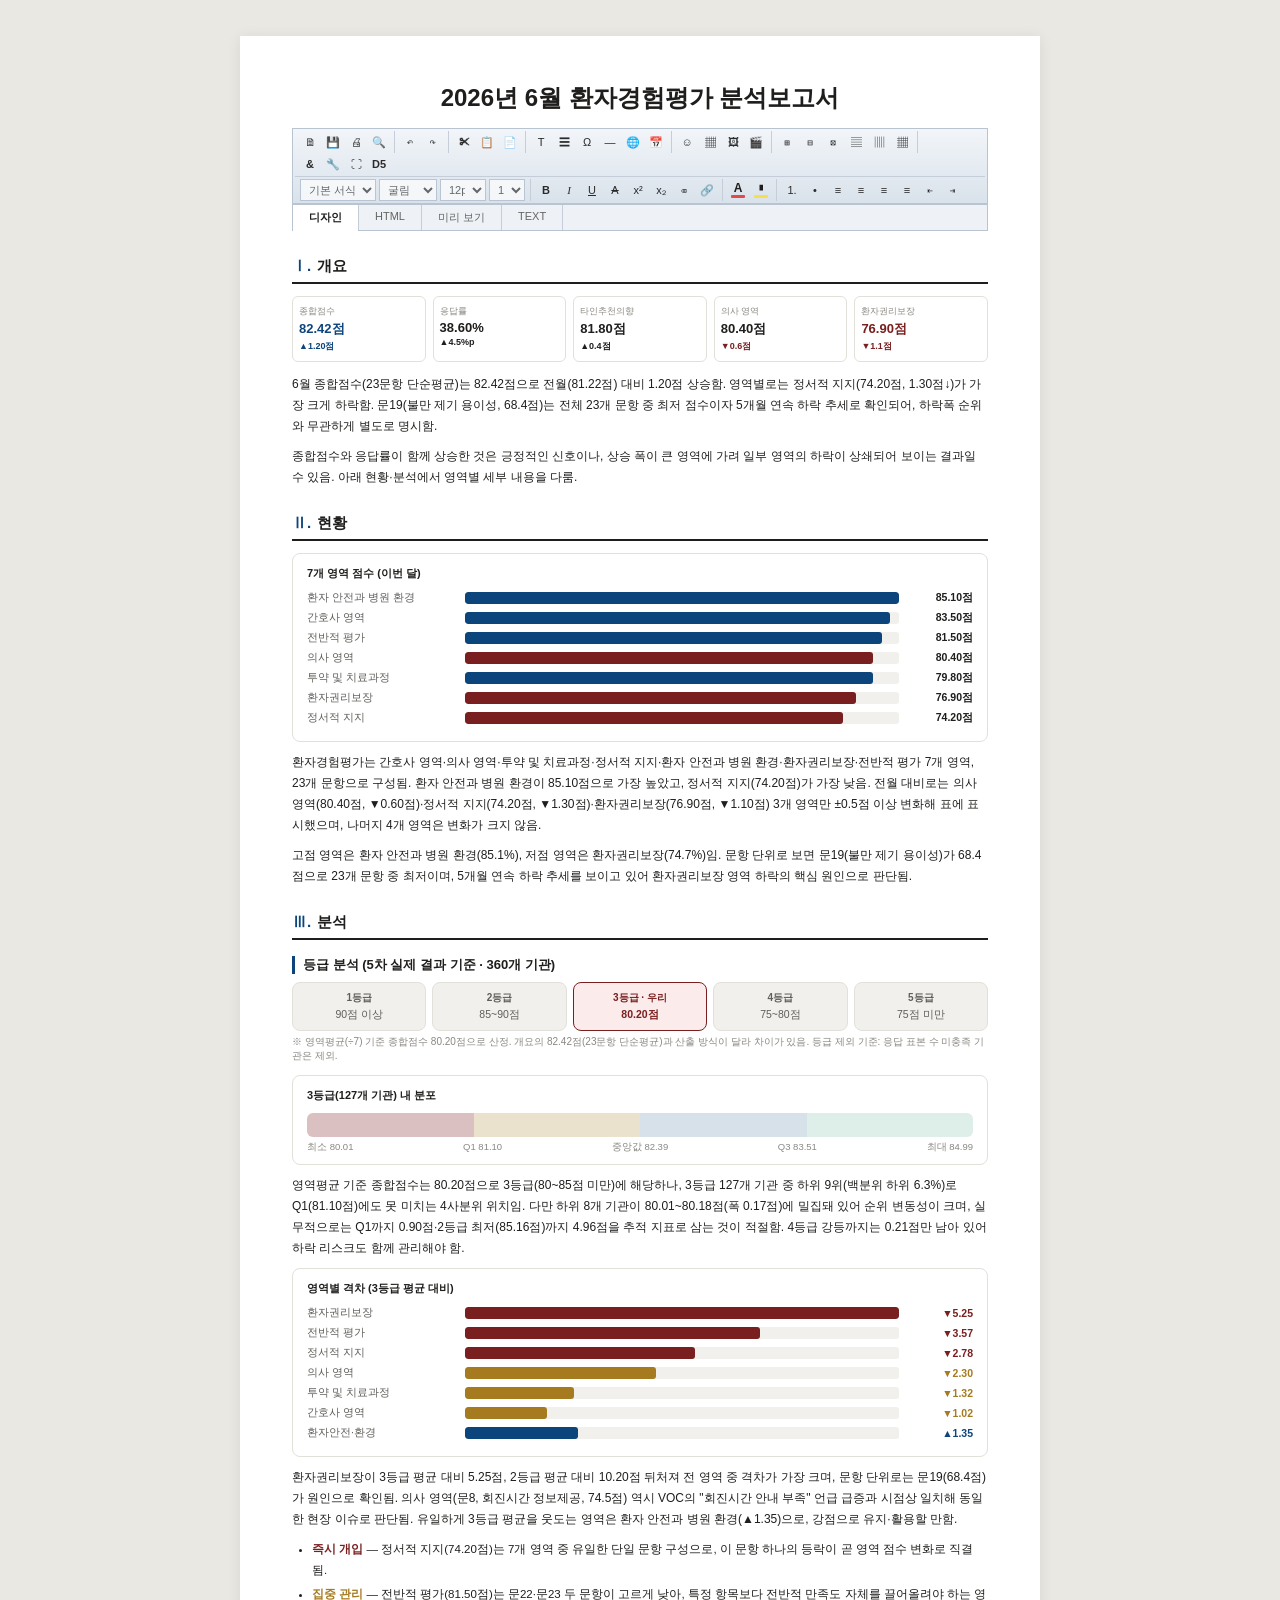
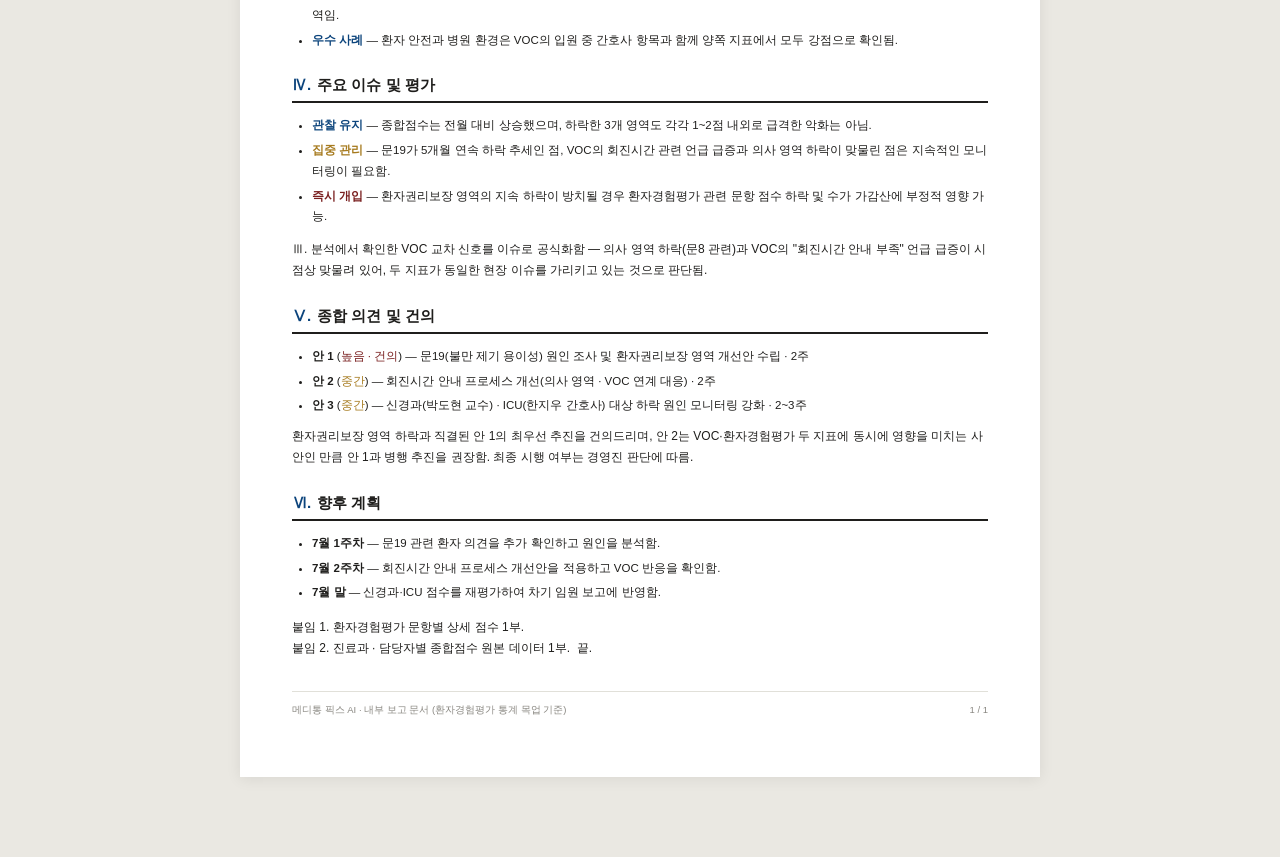
<file: px-survey-analysis-report.html>
<!DOCTYPE html>
<html lang="ko">
<head>
<meta charset="UTF-8">
<meta name="viewport" content="width=device-width, initial-scale=1.0">
<title>환자경험평가 분석보고서</title>
<style>
  :root {
    --ink: #1f1e1c; --ink-sub: #5f5e5a; --ink-muted: #898781;
    --line: #cfcdc5; --line-soft: #e1e0d9; --paper: #ffffff; --shell: #eae8e2;
    --blue: #0C447C; --blue-bg: #E6F1FB;
    --red: #791F1F; --red-bg: #FCEBEB;
    --amber: #A67A1E; --amber-bg: #FAEEDA;
    --gray-bg: #F1F0EC;
  }
  * { box-sizing: border-box; }
  html, body { min-height: 100%; }
  body { margin: 0; background: var(--shell); color: var(--ink); font-family: "Malgun Gothic","Apple SD Gothic Neo",-apple-system,sans-serif; padding: 36px 0 80px; }
  .doc { width: 800px; margin: 0 auto; background: var(--paper); box-shadow: 0 2px 14px rgba(0,0,0,.08); padding: 46px 52px 60px; }

  .approval-wrap { display: flex; justify-content: flex-end; margin-bottom: 18px; }
  .approval table { border-collapse: collapse; border: 1px solid var(--ink); }
  .approval td { border: 1px solid var(--line); text-align: center; font-size: 10.5px; color: var(--ink-sub); padding: 3px 10px; height: 20px; }
  .approval td.role { background: var(--gray-bg); font-weight: 700; color: var(--ink); }
  .approval td.sign { width: 62px; height: 42px; }

  .doc-meta { font-size: 11px; color: var(--ink-muted); margin-bottom: 6px; }
  .doc-title { font-size: 24px; font-weight: 800; margin: 0 0 14px; text-align: center; }
  .doc-info-table { width: 100%; border-collapse: collapse; margin-bottom: 26px; font-size: 12px; }
  .doc-info-table td { border-top: 1px solid var(--ink); border-bottom: 1px solid var(--ink); padding: 7px 12px; }
  .doc-info-table td.lbl { width: 90px; background: var(--gray-bg); font-weight: 700; color: var(--ink-sub); border-right: 1px solid var(--line-soft); }
  .doc-info-table td.val { border-right: 1px solid var(--line-soft); }

  .sec { margin-top: 26px; }
  .sec-title { font-size: 15px; font-weight: 800; border-bottom: 2px solid var(--ink); padding-bottom: 6px; margin-bottom: 12px; }
  .sec-title .num { color: var(--blue); margin-right: 6px; }
  .sub-title { font-size: 13px; font-weight: 800; margin: 16px 0 8px; padding-left: 8px; border-left: 3px solid var(--blue); }
  p.body { font-size: 12px; line-height: 1.75; margin: 0 0 9px; }

  .kpi-strip { display: grid; grid-template-columns: repeat(5,1fr); gap: 7px; margin-bottom: 12px; }
  .kpi-box { border: 1px solid var(--line-soft); border-radius: 6px; padding: 8px 6px; }
  .kpi-box .kl { font-size: 9px; color: var(--ink-muted); }
  .kpi-box .kv { font-size: 13px; font-weight: 800; margin-top: 2px; }
  .kpi-box .kd { font-size: 9px; font-weight: 700; margin-top: 2px; }

  .chart-block { border: 1px solid var(--line-soft); border-radius: 8px; padding: 12px 14px 10px; margin-bottom: 10px; background: var(--paper); }
  .chart-title { font-size: 11px; font-weight: 800; margin: 0 0 10px; }
  .bar-row { display: flex; align-items: center; gap: 8px; margin-bottom: 6px; }
  .bar-row .bl { width: 150px; flex-shrink: 0; font-size: 10.5px; color: var(--ink-sub); }
  .bar-track { flex: 1; background: var(--gray-bg); border-radius: 3px; height: 12px; overflow: hidden; }
  .bar-fill { height: 100%; border-radius: 3px; }
  .bar-row .bv { width: 66px; text-align: right; font-size: 10.5px; font-weight: 700; flex-shrink: 0; }

  .grade-strip { display: grid; grid-template-columns: repeat(5,1fr); gap: 6px; margin-bottom: 4px; }
  .grade-box { border-radius: 8px; padding: 8px 4px; text-align: center; border: 1px solid var(--line-soft); background: var(--gray-bg); }
  .grade-box.current { border: 1.5px solid var(--red); background: var(--red-bg); }
  .grade-box .gl { font-size: 10px; font-weight: 800; color: var(--ink-sub); }
  .grade-box.current .gl { color: var(--red); }
  .grade-box .gv { font-size: 10.5px; margin-top: 3px; color: var(--ink-sub); }
  .grade-box.current .gv { color: var(--red); font-weight: 700; }

  .quart-track { position: relative; height: 24px; border-radius: 6px; overflow: hidden; display: flex; margin-bottom: 4px; }
  .quart-track > div { flex: 1; }

  .plain-list { margin: 0 0 10px; padding-left: 20px; font-size: 11.5px; line-height: 1.8; }
  .plain-list li { margin-bottom: 4px; }

  .opt-card-row { display: flex; gap: 8px; margin-bottom: 10px; }
  .opt-card { flex: 1; border: 1px solid var(--line-soft); border-radius: 8px; padding: 9px 10px; }
  .opt-card .oc-head { display: flex; justify-content: space-between; align-items: center; margin-bottom: 4px; }
  .opt-card .oc-name { font-size: 11px; font-weight: 800; }
  .opt-card .oc-prio { font-size: 9px; font-weight: 800; padding: 2px 6px; border-radius: 999px; }
  .opt-card .oc-desc { font-size: 10.5px; color: var(--ink-sub); line-height: 1.5; }

  .tl-row { display: flex; align-items: flex-start; gap: 10px; margin-bottom: 8px; }
  .tl-dot { width: 68px; flex-shrink: 0; text-align: center; font-size: 10.5px; font-weight: 800; color: #fff; background: var(--blue); border-radius: 999px; padding: 4px 0; }
  .tl-text { font-size: 11.5px; line-height: 1.6; padding-top: 3px; }

  .cap { font-size: 10px; color: var(--ink-muted); margin: 4px 0 12px; }
  .footer-note { margin-top: 32px; padding-top: 12px; border-top: 1px solid var(--line-soft); font-size: 9.5px; color: var(--ink-muted); display: flex; justify-content: space-between; }
</style>
</head>
<body>

<div class="doc">

  <h1 class="doc-title">2026년 6월 환자경험평가 분석보고서</h1>

  <!-- Ⅰ. 개요 -->
  <div class="sec">
    <p class="sec-title"><span class="num">Ⅰ.</span>개요</p>
    <div class="kpi-strip">
      <div class="kpi-box"><div class="kl">종합점수</div><div class="kv" style="color:var(--blue)">82.42점</div><div class="kd" style="color:var(--blue)">▲1.20점</div></div>
      <div class="kpi-box"><div class="kl">응답률</div><div class="kv">38.60%</div><div class="kd">▲4.5%p</div></div>
      <div class="kpi-box"><div class="kl">타인추천의향</div><div class="kv">81.80점</div><div class="kd">▲0.4점</div></div>
      <div class="kpi-box"><div class="kl">의사 영역</div><div class="kv">80.40점</div><div class="kd" style="color:var(--red)">▼0.6점</div></div>
      <div class="kpi-box"><div class="kl">환자권리보장</div><div class="kv" style="color:var(--red)">76.90점</div><div class="kd" style="color:var(--red)">▼1.1점</div></div>
    </div>
    <p class="body">6월 종합점수(23문항 단순평균)는 82.42점으로 전월(81.22점) 대비 1.20점 상승함. 영역별로는 정서적 지지(74.20점, 1.30점↓)가 가장 크게 하락함. 문19(불만 제기 용이성, 68.4점)는 전체 23개 문항 중 최저 점수이자 5개월 연속 하락 추세로 확인되어, 하락폭 순위와 무관하게 별도로 명시함.</p>
    <p class="body">종합점수와 응답률이 함께 상승한 것은 긍정적인 신호이나, 상승 폭이 큰 영역에 가려 일부 영역의 하락이 상쇄되어 보이는 결과일 수 있음. 아래 현황·분석에서 영역별 세부 내용을 다룸.</p>
  </div>

  <!-- Ⅱ. 현황 -->
  <div class="sec">
    <p class="sec-title"><span class="num">Ⅱ.</span>현황</p>

    <div class="chart-block">
      <p class="chart-title">7개 영역 점수 (이번 달)</p>
      <div class="bar-row"><span class="bl">환자 안전과 병원 환경</span><div class="bar-track"><div class="bar-fill" style="width:100%;background:var(--blue)"></div></div><span class="bv">85.10점</span></div>
      <div class="bar-row"><span class="bl">간호사 영역</span><div class="bar-track"><div class="bar-fill" style="width:98%;background:var(--blue)"></div></div><span class="bv">83.50점</span></div>
      <div class="bar-row"><span class="bl">전반적 평가</span><div class="bar-track"><div class="bar-fill" style="width:96%;background:var(--blue)"></div></div><span class="bv">81.50점</span></div>
      <div class="bar-row"><span class="bl">의사 영역</span><div class="bar-track"><div class="bar-fill" style="width:94%;background:var(--red)"></div></div><span class="bv">80.40점</span></div>
      <div class="bar-row"><span class="bl">투약 및 치료과정</span><div class="bar-track"><div class="bar-fill" style="width:94%;background:var(--blue)"></div></div><span class="bv">79.80점</span></div>
      <div class="bar-row"><span class="bl">환자권리보장</span><div class="bar-track"><div class="bar-fill" style="width:90%;background:var(--red)"></div></div><span class="bv">76.90점</span></div>
      <div class="bar-row"><span class="bl">정서적 지지</span><div class="bar-track"><div class="bar-fill" style="width:87%;background:var(--red)"></div></div><span class="bv">74.20점</span></div>
    </div>
    <p class="body">환자경험평가는 간호사 영역·의사 영역·투약 및 치료과정·정서적 지지·환자 안전과 병원 환경·환자권리보장·전반적 평가 7개 영역, 23개 문항으로 구성됨. 환자 안전과 병원 환경이 85.10점으로 가장 높았고, 정서적 지지(74.20점)가 가장 낮음. 전월 대비로는 의사 영역(80.40점, ▼0.60점)·정서적 지지(74.20점, ▼1.30점)·환자권리보장(76.90점, ▼1.10점) 3개 영역만 ±0.5점 이상 변화해 표에 표시했으며, 나머지 4개 영역은 변화가 크지 않음.</p>
    <p class="body">고점 영역은 환자 안전과 병원 환경(85.1%), 저점 영역은 환자권리보장(74.7%)임. 문항 단위로 보면 문19(불만 제기 용이성)가 68.4점으로 23개 문항 중 최저이며, 5개월 연속 하락 추세를 보이고 있어 환자권리보장 영역 하락의 핵심 원인으로 판단됨.</p>
  </div>

  <!-- Ⅲ. 분석 -->
  <div class="sec">
    <p class="sec-title"><span class="num">Ⅲ.</span>분석</p>

    <p class="sub-title">등급 분석 (5차 실제 결과 기준 · 360개 기관)</p>
    <div class="grade-strip">
      <div class="grade-box"><div class="gl">1등급</div><div class="gv">90점 이상</div></div>
      <div class="grade-box"><div class="gl">2등급</div><div class="gv">85~90점</div></div>
      <div class="grade-box current"><div class="gl">3등급 · 우리</div><div class="gv">80.20점</div></div>
      <div class="grade-box"><div class="gl">4등급</div><div class="gv">75~80점</div></div>
      <div class="grade-box"><div class="gl">5등급</div><div class="gv">75점 미만</div></div>
    </div>
    <p class="cap">※ 영역평균(÷7) 기준 종합점수 80.20점으로 산정. 개요의 82.42점(23문항 단순평균)과 산출 방식이 달라 차이가 있음. 등급 제외 기준: 응답 표본 수 미충족 기관은 제외.</p>

    <div class="chart-block">
      <p class="chart-title">3등급(127개 기관) 내 분포</p>
      <div class="quart-track">
        <div style="background:rgba(121,31,31,.28)"></div>
        <div style="background:rgba(166,122,30,.22)"></div>
        <div style="background:rgba(12,68,124,.16)"></div>
        <div style="background:rgba(52,150,120,.16)"></div>
      </div>
      <div style="display:flex;font-size:9.5px;color:var(--ink-muted);justify-content:space-between">
        <span>최소 80.01</span><span>Q1 81.10</span><span>중앙값 82.39</span><span>Q3 83.51</span><span>최대 84.99</span>
      </div>
    </div>
    <p class="body">영역평균 기준 종합점수는 80.20점으로 3등급(80~85점 미만)에 해당하나, 3등급 127개 기관 중 하위 9위(백분위 하위 6.3%)로 Q1(81.10점)에도 못 미치는 4사분위 위치임. 다만 하위 8개 기관이 80.01~80.18점(폭 0.17점)에 밀집돼 있어 순위 변동성이 크며, 실무적으로는 Q1까지 0.90점·2등급 최저(85.16점)까지 4.96점을 추적 지표로 삼는 것이 적절함. 4등급 강등까지는 0.21점만 남아 있어 하락 리스크도 함께 관리해야 함.</p>

    <div class="chart-block">
      <p class="chart-title">영역별 격차 (3등급 평균 대비)</p>
      <div class="bar-row"><span class="bl">환자권리보장</span><div class="bar-track"><div class="bar-fill" style="width:100%;background:var(--red)"></div></div><span class="bv" style="color:var(--red)">▼5.25</span></div>
      <div class="bar-row"><span class="bl">전반적 평가</span><div class="bar-track"><div class="bar-fill" style="width:68%;background:var(--red)"></div></div><span class="bv" style="color:var(--red)">▼3.57</span></div>
      <div class="bar-row"><span class="bl">정서적 지지</span><div class="bar-track"><div class="bar-fill" style="width:53%;background:var(--red)"></div></div><span class="bv" style="color:var(--red)">▼2.78</span></div>
      <div class="bar-row"><span class="bl">의사 영역</span><div class="bar-track"><div class="bar-fill" style="width:44%;background:var(--amber)"></div></div><span class="bv" style="color:var(--amber)">▼2.30</span></div>
      <div class="bar-row"><span class="bl">투약 및 치료과정</span><div class="bar-track"><div class="bar-fill" style="width:25%;background:var(--amber)"></div></div><span class="bv" style="color:var(--amber)">▼1.32</span></div>
      <div class="bar-row"><span class="bl">간호사 영역</span><div class="bar-track"><div class="bar-fill" style="width:19%;background:var(--amber)"></div></div><span class="bv" style="color:var(--amber)">▼1.02</span></div>
      <div class="bar-row"><span class="bl">환자안전·환경</span><div class="bar-track"><div class="bar-fill" style="width:26%;background:var(--blue)"></div></div><span class="bv" style="color:var(--blue)">▲1.35</span></div>
    </div>
    <p class="body">환자권리보장이 3등급 평균 대비 5.25점, 2등급 평균 대비 10.20점 뒤처져 전 영역 중 격차가 가장 크며, 문항 단위로는 문19(68.4점)가 원인으로 확인됨. 의사 영역(문8, 회진시간 정보제공, 74.5점) 역시 VOC의 "회진시간 안내 부족" 언급 급증과 시점상 일치해 동일한 현장 이슈로 판단됨. 유일하게 3등급 평균을 웃도는 영역은 환자 안전과 병원 환경(▲1.35)으로, 강점으로 유지·활용할 만함.</p>

    <ul class="plain-list">
      <li><b style="color:var(--red)">즉시 개입</b> — 정서적 지지(74.20점)는 7개 영역 중 유일한 단일 문항 구성으로, 이 문항 하나의 등락이 곧 영역 점수 변화로 직결됨.</li>
      <li><b style="color:var(--amber)">집중 관리</b> — 전반적 평가(81.50점)는 문22·문23 두 문항이 고르게 낮아, 특정 항목보다 전반적 만족도 자체를 끌어올려야 하는 영역임.</li>
      <li><b style="color:var(--blue)">우수 사례</b> — 환자 안전과 병원 환경은 VOC의 입원 중 간호사 항목과 함께 양쪽 지표에서 모두 강점으로 확인됨.</li>
    </ul>
  </div>

  <!-- Ⅳ. 주요 이슈 및 평가 -->
  <div class="sec">
    <p class="sec-title"><span class="num">Ⅳ.</span>주요 이슈 및 평가</p>

    <ul class="plain-list">
      <li><b style="color:var(--blue)">관찰 유지</b> — 종합점수는 전월 대비 상승했으며, 하락한 3개 영역도 각각 1~2점 내외로 급격한 악화는 아님.</li>
      <li><b style="color:var(--amber)">집중 관리</b> — 문19가 5개월 연속 하락 추세인 점, VOC의 회진시간 관련 언급 급증과 의사 영역 하락이 맞물린 점은 지속적인 모니터링이 필요함.</li>
      <li><b style="color:var(--red)">즉시 개입</b> — 환자권리보장 영역의 지속 하락이 방치될 경우 환자경험평가 관련 문항 점수 하락 및 수가 가감산에 부정적 영향 가능.</li>
    </ul>

    <p class="body" style="margin-top:12px">Ⅲ. 분석에서 확인한 VOC 교차 신호를 이슈로 공식화함 — 의사 영역 하락(문8 관련)과 VOC의 "회진시간 안내 부족" 언급 급증이 시점상 맞물려 있어, 두 지표가 동일한 현장 이슈를 가리키고 있는 것으로 판단됨.</p>
  </div>

  <!-- Ⅴ. 종합 의견 및 건의 -->
  <div class="sec">
    <p class="sec-title"><span class="num">Ⅴ.</span>종합 의견 및 건의</p>
    <ul class="plain-list">
      <li><b>안 1</b> (<span style="color:var(--red)">높음 · 건의</span>) — 문19(불만 제기 용이성) 원인 조사 및 환자권리보장 영역 개선안 수립 · 2주</li>
      <li><b>안 2</b> (<span style="color:var(--amber)">중간</span>) — 회진시간 안내 프로세스 개선(의사 영역 · VOC 연계 대응) · 2주</li>
      <li><b>안 3</b> (<span style="color:var(--amber)">중간</span>) — 신경과(박도현 교수) · ICU(한지우 간호사) 대상 하락 원인 모니터링 강화 · 2~3주</li>
    </ul>
    <p class="body">환자권리보장 영역 하락과 직결된 안 1의 최우선 추진을 건의드리며, 안 2는 VOC·환자경험평가 두 지표에 동시에 영향을 미치는 사안인 만큼 안 1과 병행 추진을 권장함. 최종 시행 여부는 경영진 판단에 따름.</p>
  </div>

  <!-- Ⅵ. 향후 계획 -->
  <div class="sec">
    <p class="sec-title"><span class="num">Ⅵ.</span>향후 계획</p>
    <ul class="plain-list">
      <li><b>7월 1주차</b> — 문19 관련 환자 의견을 추가 확인하고 원인을 분석함.</li>
      <li><b>7월 2주차</b> — 회진시간 안내 프로세스 개선안을 적용하고 VOC 반응을 확인함.</li>
      <li><b>7월 말</b> — 신경과·ICU 점수를 재평가하여 차기 임원 보고에 반영함.</li>
    </ul>
    <p class="body" style="margin-top:14px;margin-bottom:0">붙임 1. 환자경험평가 문항별 상세 점수 1부.<br>붙임 2. 진료과 · 담당자별 종합점수 원본 데이터 1부.&nbsp;&nbsp;끝.</p>
  </div>

  <div class="footer-note">
    <span>메디통 픽스 AI · 내부 보고 문서 (환자경험평가 통계 목업 기준)</span>
    <span>1 / 1</span>
  </div>

</div>

<script src="pix-report-stats-query.js?v=20260804-v2"></script>
<script src="pix-report-layout-edit.js?v=20260804-v2"></script>
<script>
(function enableReportTextEdit() {
  function applyReportTextEdit() {
    var root = document.querySelector(".doc");
    if (!root) return;
    var selector = [
      ".doc-title", ".doc-info-table td",
      ".sec-title", ".sub-title", "p", "li", ".headline",
      ".kl", ".kv", ".kd",
      ".cap", ".chart-title", ".bl", ".bv",
      ".gl", ".gv",
      ".flag-tag", ".flag-body", ".quote-box", ".quote-meta",
      ".oc-name", ".oc-desc", ".oc-prio", ".tl-dot", ".tl-text",
      ".footer-note span"
    ].join(",");
    Array.prototype.forEach.call(root.querySelectorAll(selector), function (el) {
      if (el.closest(".spark-wrap") || el.closest("svg") || el.closest(".bar-track") || el.closest(".quart-track")) return;
      if (el.closest(".rpt-block-toolbar") || el.closest(".rpt-sec-add-row")) return;
      if (el.getAttribute("contenteditable") === "true") return;
      el.setAttribute("contenteditable", "true");
      el.setAttribute("spellcheck", "false");
    });
  }
  window.__pixReportEnableTextEdit = applyReportTextEdit;
  if (!window.__pixReportDeferTextEdit) applyReportTextEdit();
})();
</script>

</body>
</html>
</file>
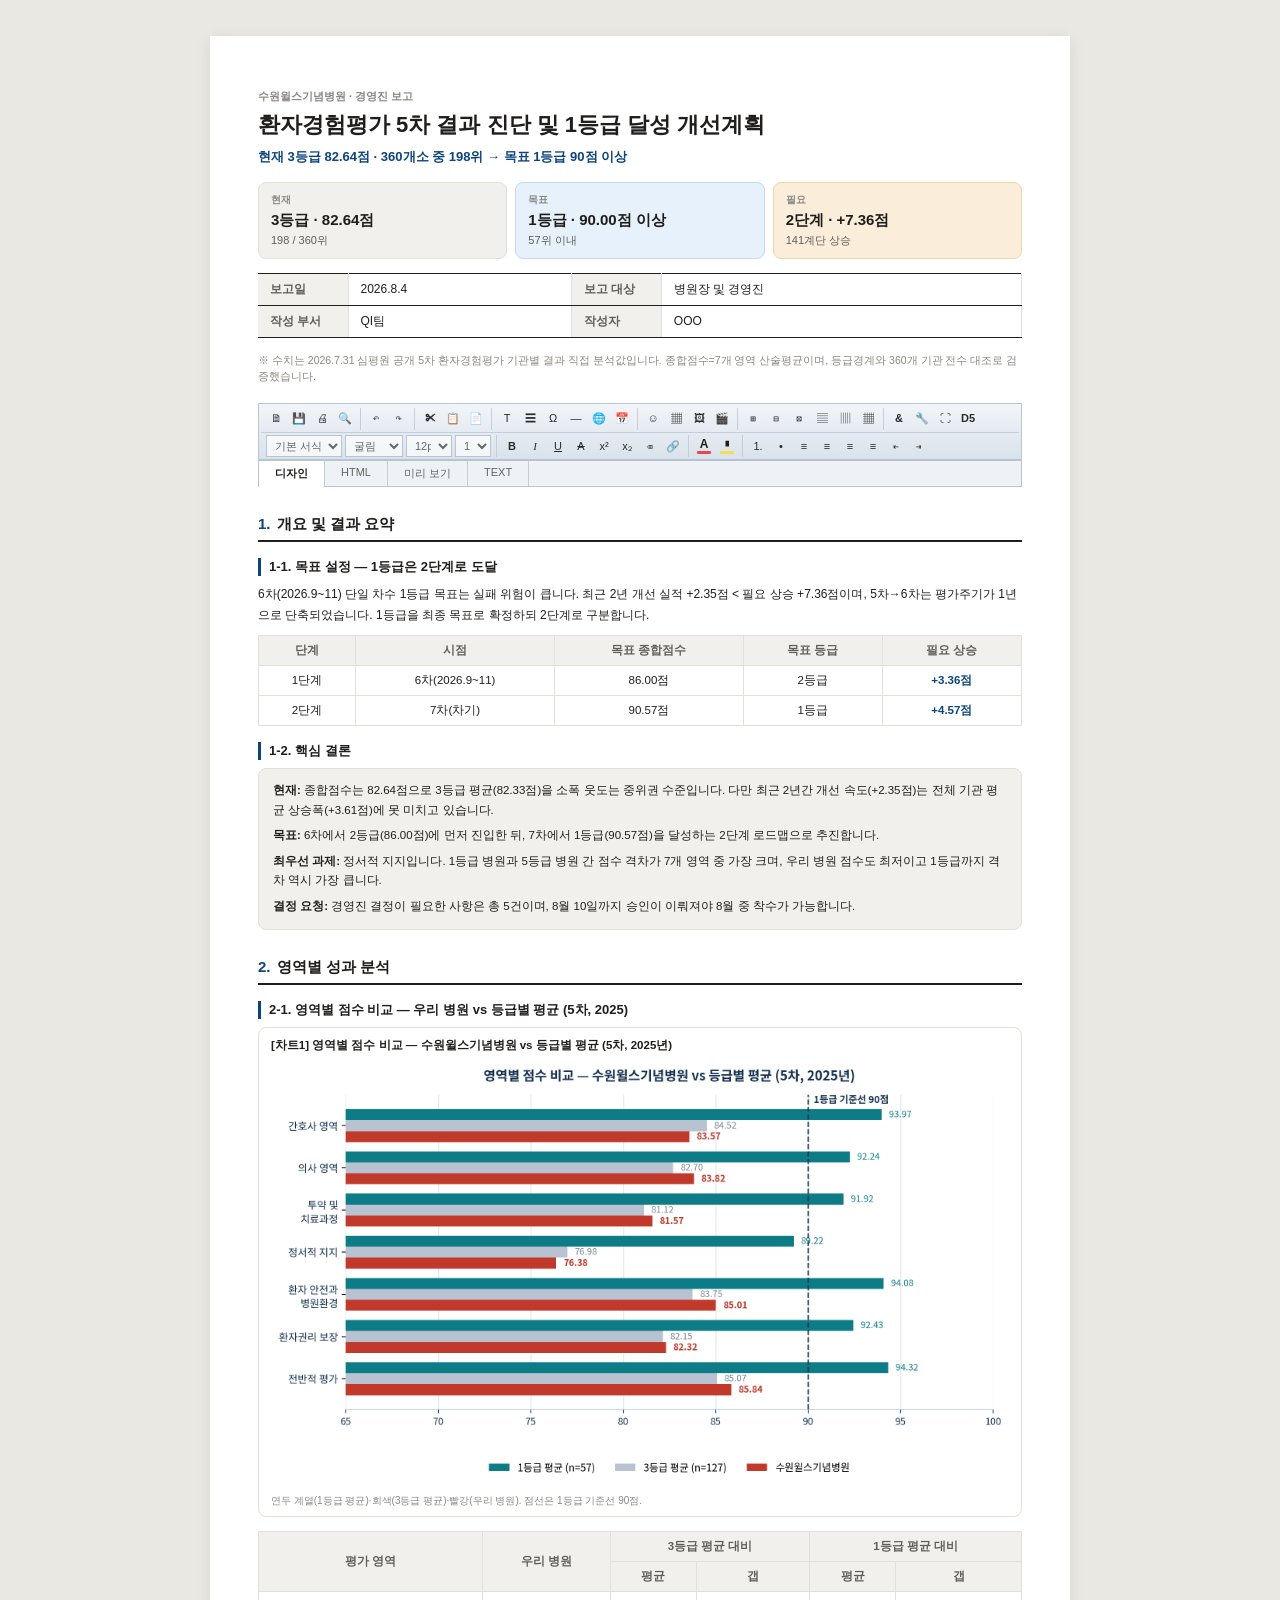
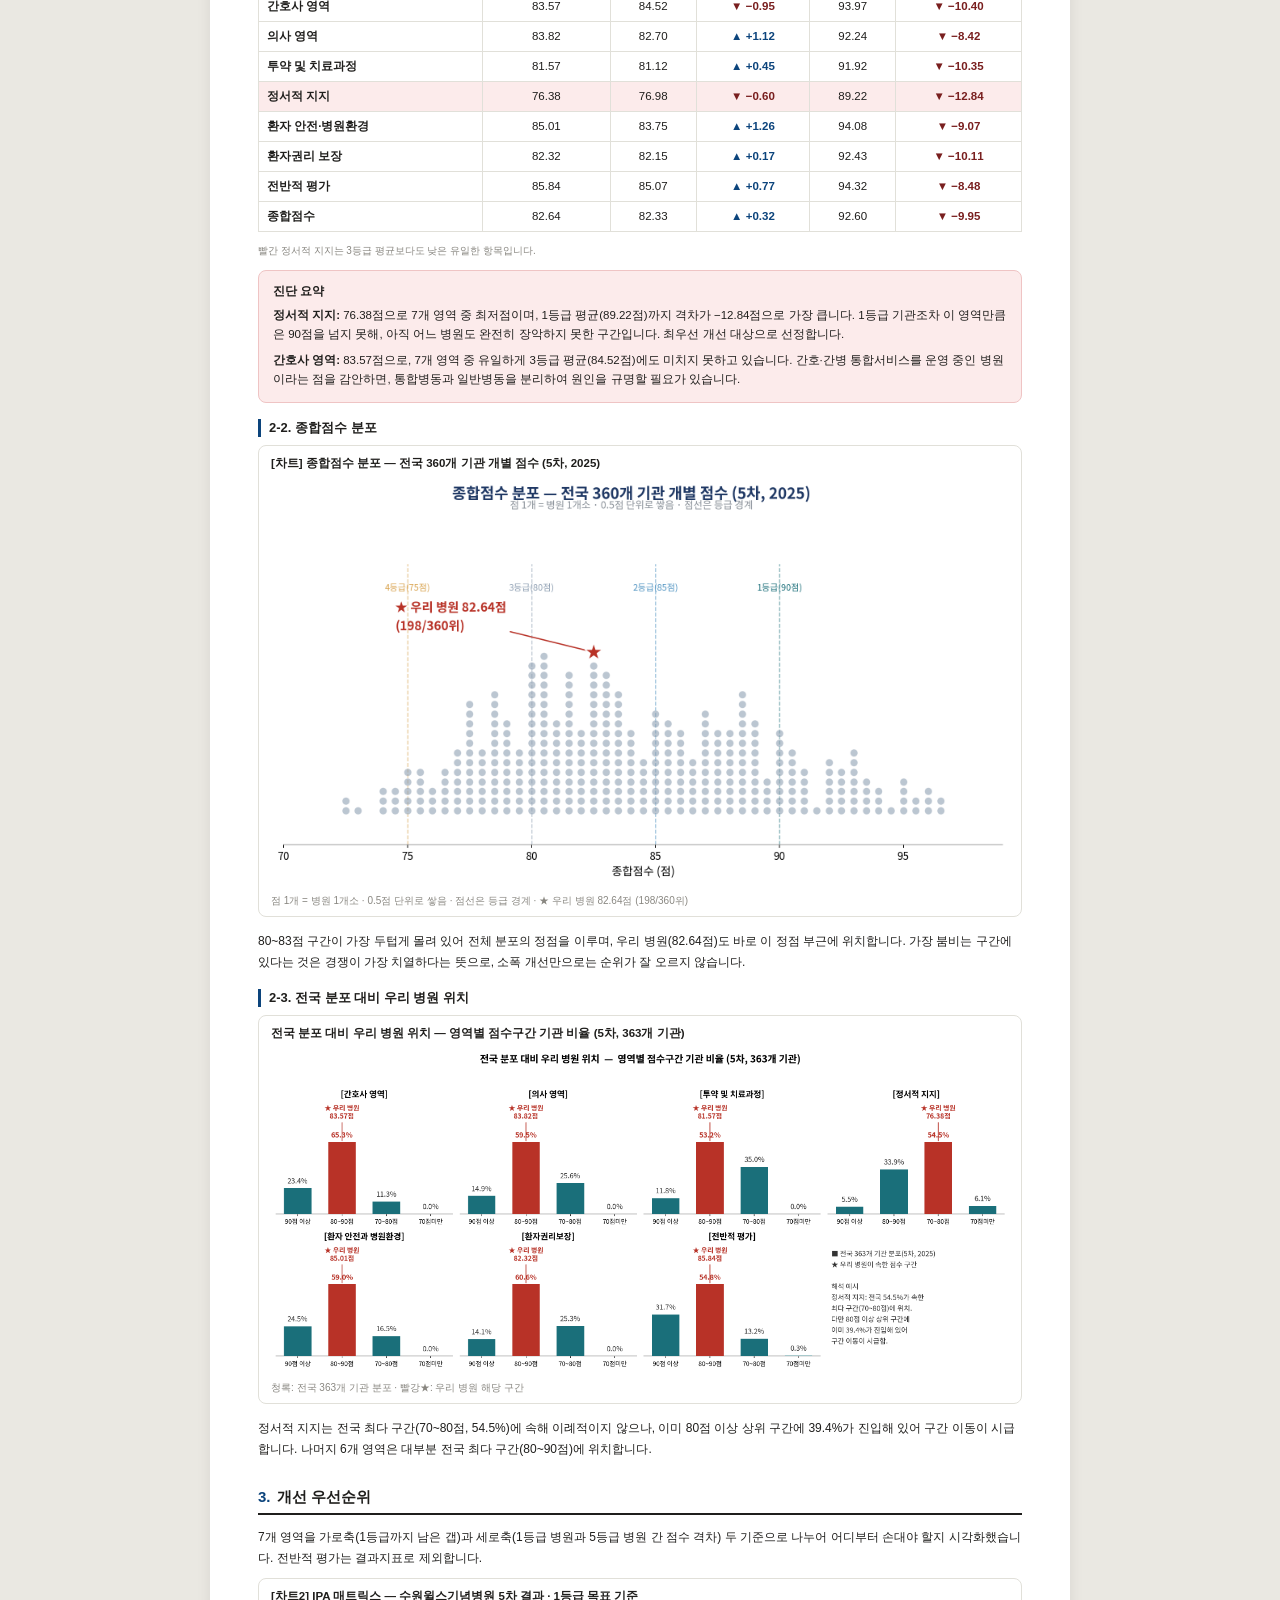
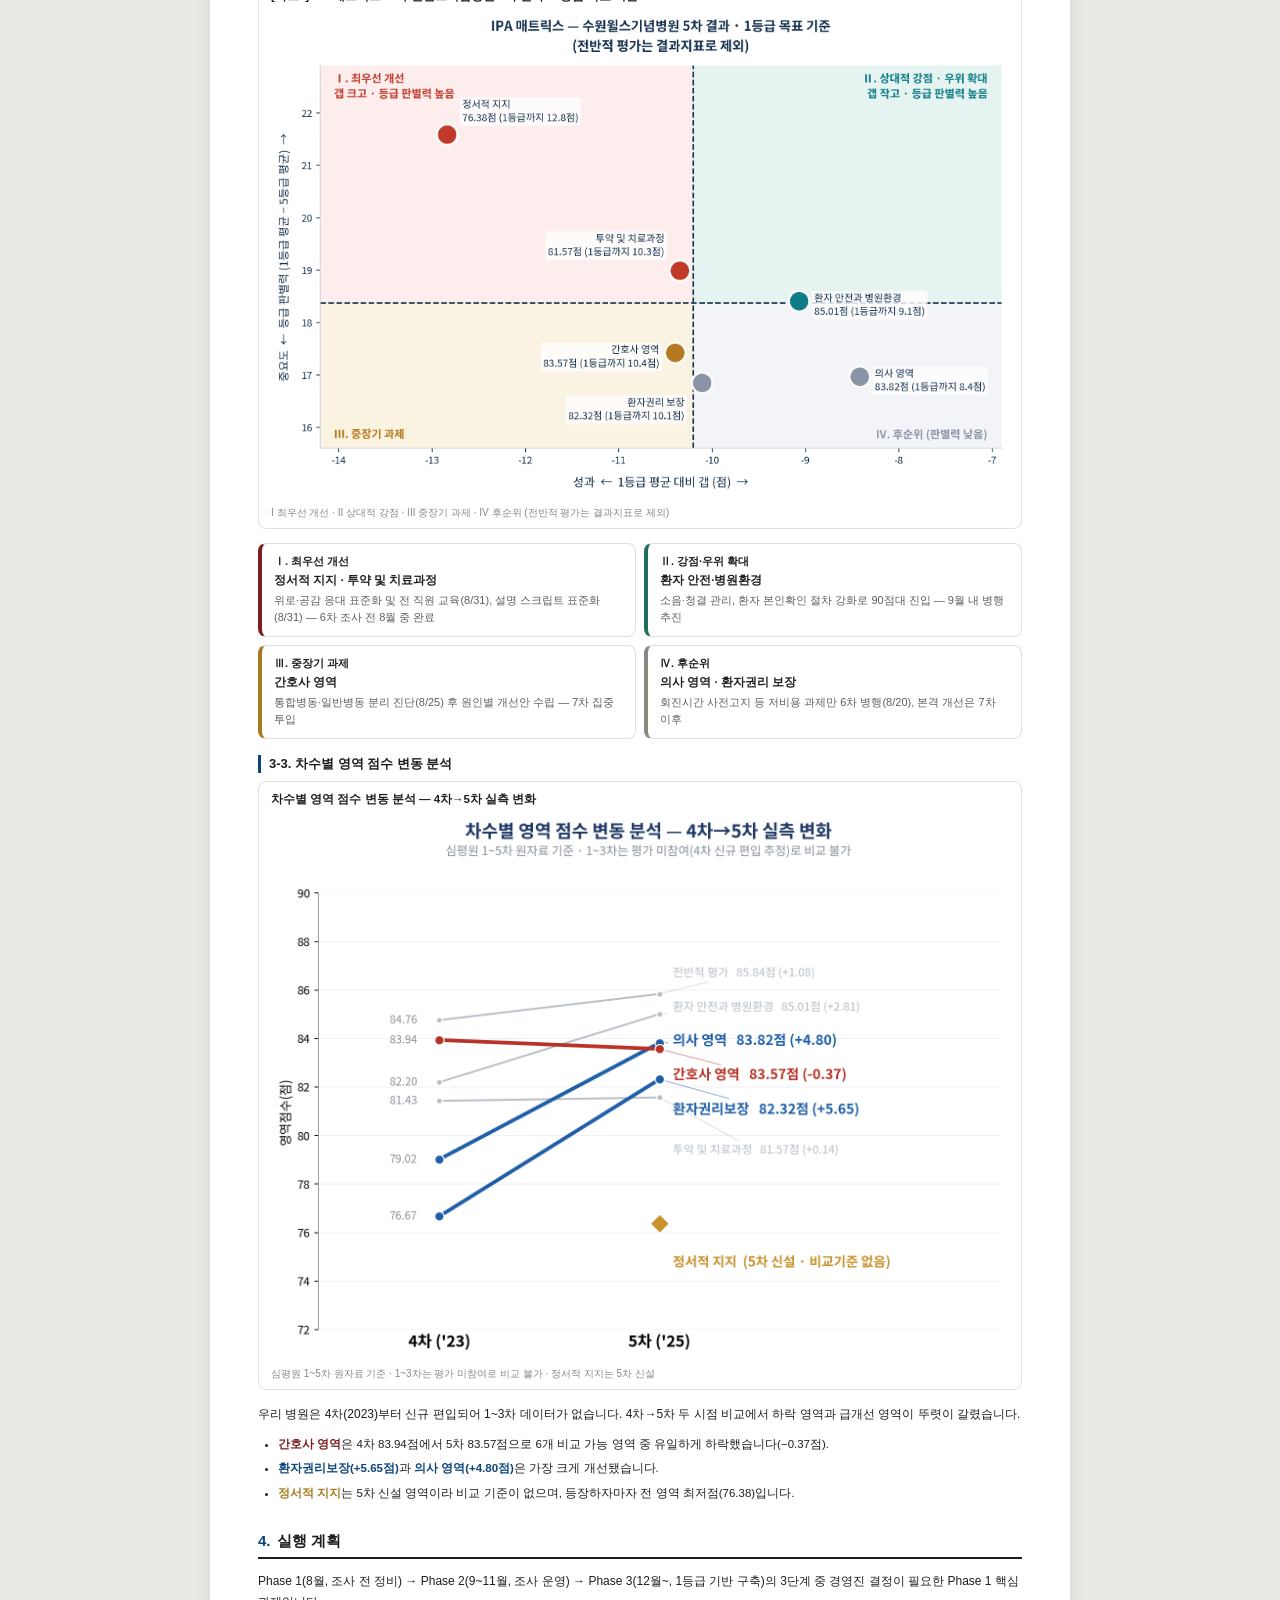
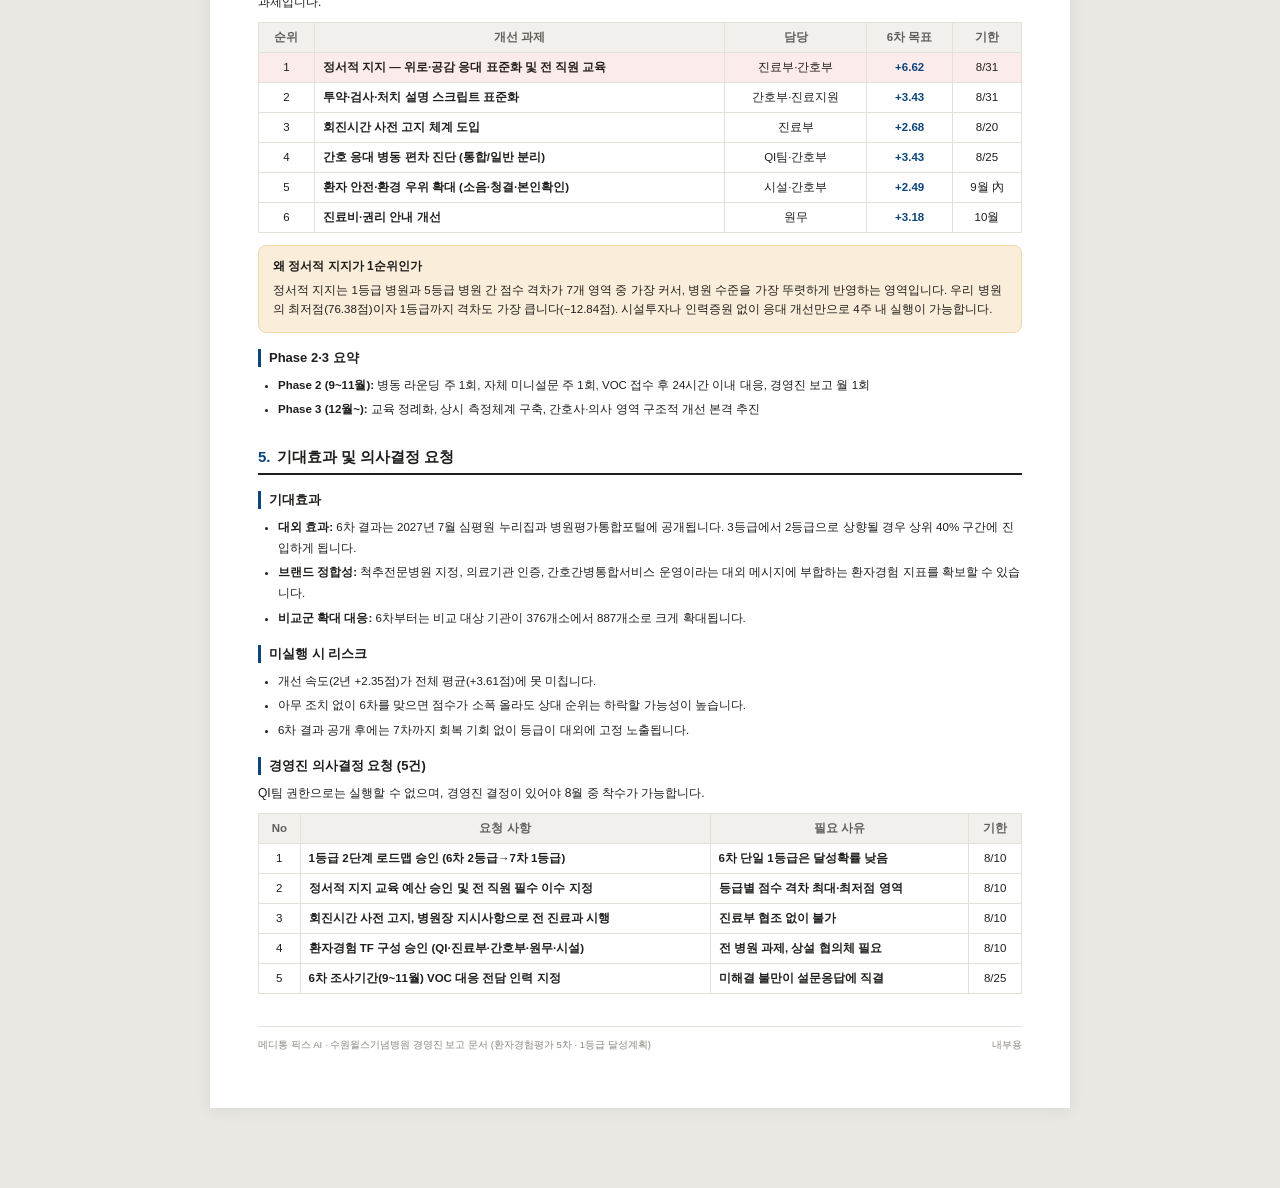
<file: px-survey-executive-report.html>
<!DOCTYPE html>
<html lang="ko">
<head>
<meta charset="UTF-8">
<meta name="viewport" content="width=device-width, initial-scale=1.0">
<title>환자경험평가 5차 결과 진단 및 1등급 달성 개선계획</title>
<style>
  :root {
    --ink: #1f1e1c; --ink-sub: #5f5e5a; --ink-muted: #898781;
    --line: #cfcdc5; --line-soft: #e1e0d9; --paper: #ffffff; --shell: #eae8e2;
    --blue: #0C447C; --blue-bg: #E6F1FB;
    --red: #791F1F; --red-bg: #FCEBEB;
    --amber: #A67A1E; --amber-bg: #FAEEDA;
    --teal: #1F6F5B; --teal-bg: #E6F4EF;
    --gray-bg: #F1F0EC;
  }
  * { box-sizing: border-box; }
  html, body { min-height: 100%; }
  body { margin: 0; background: var(--shell); color: var(--ink); font-family: "Malgun Gothic","Apple SD Gothic Neo",-apple-system,sans-serif; padding: 36px 0 80px; }
  .doc { width: 860px; margin: 0 auto; background: var(--paper); box-shadow: 0 2px 14px rgba(0,0,0,.08); padding: 42px 48px 56px; }

  .doc-eyebrow { font-size: 11px; font-weight: 700; color: var(--ink-muted); margin-bottom: 6px; }
  .doc-title { font-size: 22px; font-weight: 800; margin: 0 0 8px; line-height: 1.35; }
  .doc-lead { font-size: 13px; font-weight: 700; color: var(--blue); margin: 0 0 16px; }

  .status-grid { display: grid; grid-template-columns: repeat(3,1fr); gap: 8px; margin-bottom: 14px; }
  .status-card { border: 1px solid var(--line-soft); border-radius: 8px; padding: 10px 12px; background: var(--gray-bg); }
  .status-card.goal { background: var(--blue-bg); border-color: #c5d8ec; }
  .status-card.need { background: var(--amber-bg); border-color: #efd8a8; }
  .status-card .sl { font-size: 10px; font-weight: 700; color: var(--ink-muted); margin-bottom: 4px; }
  .status-card .sv { font-size: 15px; font-weight: 800; }
  .status-card .ss { font-size: 11px; color: var(--ink-sub); margin-top: 3px; }

  .doc-info-table { width: 100%; border-collapse: collapse; margin-bottom: 14px; font-size: 12px; }
  .doc-info-table td { border-top: 1px solid var(--ink); border-bottom: 1px solid var(--ink); padding: 7px 12px; }
  .doc-info-table td.lbl { width: 90px; background: var(--gray-bg); font-weight: 700; color: var(--ink-sub); border-right: 1px solid var(--line-soft); }
  .doc-info-table td.val { border-right: 1px solid var(--line-soft); }
  .note { font-size: 10.5px; color: var(--ink-muted); line-height: 1.6; margin: 0 0 18px; }

  .sec { margin-top: 28px; }
  .sec-title { font-size: 15px; font-weight: 800; border-bottom: 2px solid var(--ink); padding-bottom: 6px; margin-bottom: 12px; }
  .sec-title .num { color: var(--blue); margin-right: 6px; }
  .sub-title { font-size: 13px; font-weight: 800; margin: 16px 0 8px; padding-left: 8px; border-left: 3px solid var(--blue); }
  p.body { font-size: 12px; line-height: 1.75; margin: 0 0 9px; }

  table.data { width: 100%; border-collapse: collapse; font-size: 11.5px; margin: 0 0 12px; }
  table.data th, table.data td { border: 1px solid var(--line-soft); padding: 7px 8px; text-align: center; }
  table.data th { background: var(--gray-bg); font-weight: 800; color: var(--ink-sub); }
  table.data td.left { text-align: left; font-weight: 700; }
  table.data tr.hl td { background: var(--red-bg); }
  table.data .neg { color: var(--red); font-weight: 800; }
  table.data .pos { color: var(--blue); font-weight: 800; }

  .plain-list { margin: 0 0 10px; padding-left: 20px; font-size: 11.5px; line-height: 1.8; }
  .plain-list li { margin-bottom: 4px; }

  .callout { border: 1px solid var(--line-soft); border-radius: 8px; padding: 12px 14px; background: var(--gray-bg); margin-bottom: 12px; }
  .callout.danger { background: var(--red-bg); border-color: #efc4c4; }
  .callout.warn { background: var(--amber-bg); border-color: #efd8a8; }
  .callout.ok { background: var(--teal-bg); border-color: #b9ddd2; }
  .callout .ct { font-size: 12px; font-weight: 800; margin-bottom: 6px; }
  .callout p { font-size: 11.5px; line-height: 1.7; margin: 0 0 6px; }
  .callout p:last-child { margin-bottom: 0; }

  .quad-grid { display: grid; grid-template-columns: 1fr 1fr; gap: 8px; margin-bottom: 12px; }
  .quad { border: 1px solid var(--line-soft); border-radius: 8px; padding: 10px 12px; }
  .quad .qh { font-size: 11px; font-weight: 800; margin-bottom: 4px; }
  .quad .qa { font-size: 11.5px; font-weight: 700; margin-bottom: 4px; }
  .quad .qd { font-size: 11px; color: var(--ink-sub); line-height: 1.55; }
  .quad.q1 { border-left: 4px solid var(--red); }
  .quad.q2 { border-left: 4px solid var(--teal); }
  .quad.q3 { border-left: 4px solid var(--amber); }
  .quad.q4 { border-left: 4px solid var(--ink-muted); }

  .cap { font-size: 10px; color: var(--ink-muted); margin: 4px 0 12px; }
  .chart-fig { border: 1px solid var(--line-soft); border-radius: 8px; padding: 10px 12px 8px; margin: 0 0 14px; background: #fff; }
  .chart-fig .fig-title { font-size: 11.5px; font-weight: 800; margin: 0 0 8px; color: var(--ink); }
  .chart-fig img { display: block; width: 100%; height: auto; border-radius: 4px; }
  .chart-fig .fig-cap { font-size: 10px; color: var(--ink-muted); margin: 8px 0 0; line-height: 1.5; }
  .footer-note { margin-top: 32px; padding-top: 12px; border-top: 1px solid var(--line-soft); font-size: 9.5px; color: var(--ink-muted); display: flex; justify-content: space-between; gap: 12px; }
</style>
</head>
<body>

<div class="doc">

  <p class="doc-eyebrow">수원윌스기념병원 · 경영진 보고</p>
  <h1 class="doc-title">환자경험평가 5차 결과 진단 및 1등급 달성 개선계획</h1>
  <p class="doc-lead">현재 3등급 82.64점 · 360개소 중 198위 → 목표 1등급 90점 이상</p>

  <div class="status-grid">
    <div class="status-card">
      <div class="sl">현재</div>
      <div class="sv">3등급 · 82.64점</div>
      <div class="ss">198 / 360위</div>
    </div>
    <div class="status-card goal">
      <div class="sl">목표</div>
      <div class="sv">1등급 · 90.00점 이상</div>
      <div class="ss">57위 이내</div>
    </div>
    <div class="status-card need">
      <div class="sl">필요</div>
      <div class="sv">2단계 · +7.36점</div>
      <div class="ss">141계단 상승</div>
    </div>
  </div>

  <table class="doc-info-table">
    <tr>
      <td class="lbl">보고일</td><td class="val">2026.8.4</td>
      <td class="lbl">보고 대상</td><td class="val">병원장 및 경영진</td>
    </tr>
    <tr>
      <td class="lbl">작성 부서</td><td class="val">QI팀</td>
      <td class="lbl">작성자</td><td class="val">OOO</td>
    </tr>
  </table>
  <p class="note">※ 수치는 2026.7.31 심평원 공개 5차 환자경험평가 기관별 결과 직접 분석값입니다. 종합점수=7개 영역 산술평균이며, 등급경계와 360개 기관 전수 대조로 검증했습니다.</p>

  <!-- 1. 개요 -->
  <div class="sec">
    <p class="sec-title"><span class="num">1.</span>개요 및 결과 요약</p>

    <p class="sub-title">1-1. 목표 설정 — 1등급은 2단계로 도달</p>
    <p class="body">6차(2026.9~11) 단일 차수 1등급 목표는 실패 위험이 큽니다. 최근 2년 개선 실적 +2.35점 &lt; 필요 상승 +7.36점이며, 5차→6차는 평가주기가 1년으로 단축되었습니다. 1등급을 최종 목표로 확정하되 2단계로 구분합니다.</p>
    <table class="data">
      <thead>
        <tr><th>단계</th><th>시점</th><th>목표 종합점수</th><th>목표 등급</th><th>필요 상승</th></tr>
      </thead>
      <tbody>
        <tr><td>1단계</td><td>6차(2026.9~11)</td><td>86.00점</td><td>2등급</td><td class="pos">+3.36점</td></tr>
        <tr><td>2단계</td><td>7차(차기)</td><td>90.57점</td><td>1등급</td><td class="pos">+4.57점</td></tr>
      </tbody>
    </table>

    <p class="sub-title">1-2. 핵심 결론</p>
    <div class="callout">
      <p><b>현재:</b> 종합점수는 82.64점으로 3등급 평균(82.33점)을 소폭 웃도는 중위권 수준입니다. 다만 최근 2년간 개선 속도(+2.35점)는 전체 기관 평균 상승폭(+3.61점)에 못 미치고 있습니다.</p>
      <p><b>목표:</b> 6차에서 2등급(86.00점)에 먼저 진입한 뒤, 7차에서 1등급(90.57점)을 달성하는 2단계 로드맵으로 추진합니다.</p>
      <p><b>최우선 과제:</b> 정서적 지지입니다. 1등급 병원과 5등급 병원 간 점수 격차가 7개 영역 중 가장 크며, 우리 병원 점수도 최저이고 1등급까지 격차 역시 가장 큽니다.</p>
      <p><b>결정 요청:</b> 경영진 결정이 필요한 사항은 총 5건이며, 8월 10일까지 승인이 이뤄져야 8월 중 착수가 가능합니다.</p>
    </div>
  </div>

  <!-- 2. 영역별 성과 -->
  <div class="sec">
    <p class="sec-title"><span class="num">2.</span>영역별 성과 분석</p>
    <p class="sub-title">2-1. 영역별 점수 비교 — 우리 병원 vs 등급별 평균 (5차, 2025)</p>
    <figure class="chart-fig">
      <p class="fig-title">[차트1] 영역별 점수 비교 — 수원윌스기념병원 vs 등급별 평균 (5차, 2025년)</p>
      <img src="assets/willis-report/chart1-area-compare.png" alt="영역별 점수 비교 차트">
      <p class="fig-cap">연두 계열(1등급 평균)·회색(3등급 평균)·빨강(우리 병원). 점선은 1등급 기준선 90점.</p>
    </figure>
    <table class="data">
      <thead>
        <tr>
          <th rowspan="2">평가 영역</th>
          <th rowspan="2">우리 병원</th>
          <th colspan="2">3등급 평균 대비</th>
          <th colspan="2">1등급 평균 대비</th>
        </tr>
        <tr><th>평균</th><th>갭</th><th>평균</th><th>갭</th></tr>
      </thead>
      <tbody>
        <tr><td class="left">간호사 영역</td><td>83.57</td><td>84.52</td><td class="neg">▼ −0.95</td><td>93.97</td><td class="neg">▼ −10.40</td></tr>
        <tr><td class="left">의사 영역</td><td>83.82</td><td>82.70</td><td class="pos">▲ +1.12</td><td>92.24</td><td class="neg">▼ −8.42</td></tr>
        <tr><td class="left">투약 및 치료과정</td><td>81.57</td><td>81.12</td><td class="pos">▲ +0.45</td><td>91.92</td><td class="neg">▼ −10.35</td></tr>
        <tr class="hl"><td class="left">정서적 지지</td><td>76.38</td><td>76.98</td><td class="neg">▼ −0.60</td><td>89.22</td><td class="neg">▼ −12.84</td></tr>
        <tr><td class="left">환자 안전·병원환경</td><td>85.01</td><td>83.75</td><td class="pos">▲ +1.26</td><td>94.08</td><td class="neg">▼ −9.07</td></tr>
        <tr><td class="left">환자권리 보장</td><td>82.32</td><td>82.15</td><td class="pos">▲ +0.17</td><td>92.43</td><td class="neg">▼ −10.11</td></tr>
        <tr><td class="left">전반적 평가</td><td>85.84</td><td>85.07</td><td class="pos">▲ +0.77</td><td>94.32</td><td class="neg">▼ −8.48</td></tr>
        <tr><td class="left">종합점수</td><td>82.64</td><td>82.33</td><td class="pos">▲ +0.32</td><td>92.60</td><td class="neg">▼ −9.95</td></tr>
      </tbody>
    </table>
    <p class="cap">빨간 정서적 지지는 3등급 평균보다도 낮은 유일한 항목입니다.</p>

    <div class="callout danger">
      <div class="ct">진단 요약</div>
      <p><b>정서적 지지:</b> 76.38점으로 7개 영역 중 최저점이며, 1등급 평균(89.22점)까지 격차가 −12.84점으로 가장 큽니다. 1등급 기관조차 이 영역만큼은 90점을 넘지 못해, 아직 어느 병원도 완전히 장악하지 못한 구간입니다. 최우선 개선 대상으로 선정합니다.</p>
      <p><b>간호사 영역:</b> 83.57점으로, 7개 영역 중 유일하게 3등급 평균(84.52점)에도 미치지 못하고 있습니다. 간호·간병 통합서비스를 운영 중인 병원이라는 점을 감안하면, 통합병동과 일반병동을 분리하여 원인을 규명할 필요가 있습니다.</p>
    </div>

    <p class="sub-title">2-2. 종합점수 분포</p>
    <figure class="chart-fig">
      <p class="fig-title">[차트] 종합점수 분포 — 전국 360개 기관 개별 점수 (5차, 2025)</p>
      <img src="assets/willis-report/chart2-score-distribution.png" alt="종합점수 분포 도트플롯">
      <p class="fig-cap">점 1개 = 병원 1개소 · 0.5점 단위로 쌓음 · 점선은 등급 경계 · ★ 우리 병원 82.64점 (198/360위)</p>
    </figure>
    <p class="body">80~83점 구간이 가장 두텁게 몰려 있어 전체 분포의 정점을 이루며, 우리 병원(82.64점)도 바로 이 정점 부근에 위치합니다. 가장 붐비는 구간에 있다는 것은 경쟁이 가장 치열하다는 뜻으로, 소폭 개선만으로는 순위가 잘 오르지 않습니다.</p>

    <p class="sub-title">2-3. 전국 분포 대비 우리 병원 위치</p>
    <figure class="chart-fig">
      <p class="fig-title">전국 분포 대비 우리 병원 위치 — 영역별 점수구간 기관 비율 (5차, 363개 기관)</p>
      <img src="assets/willis-report/chart3-domain-histograms.png" alt="영역별 전국 분포 대비 우리 병원 위치">
      <p class="fig-cap">청록: 전국 363개 기관 분포 · 빨강★: 우리 병원 해당 구간</p>
    </figure>
    <p class="body">정서적 지지는 전국 최다 구간(70~80점, 54.5%)에 속해 이례적이지 않으나, 이미 80점 이상 상위 구간에 39.4%가 진입해 있어 구간 이동이 시급합니다. 나머지 6개 영역은 대부분 전국 최다 구간(80~90점)에 위치합니다.</p>
  </div>

  <!-- 3. 개선 우선순위 -->
  <div class="sec">
    <p class="sec-title"><span class="num">3.</span>개선 우선순위</p>
    <p class="body">7개 영역을 가로축(1등급까지 남은 갭)과 세로축(1등급 병원과 5등급 병원 간 점수 격차) 두 기준으로 나누어 어디부터 손대야 할지 시각화했습니다. 전반적 평가는 결과지표로 제외합니다.</p>
    <figure class="chart-fig">
      <p class="fig-title">[차트2] IPA 매트릭스 — 수원윌스기념병원 5차 결과 · 1등급 목표 기준</p>
      <img src="assets/willis-report/chart4-ipa-matrix.png" alt="IPA 매트릭스 차트">
      <p class="fig-cap">I 최우선 개선 · II 상대적 강점 · III 중장기 과제 · IV 후순위 (전반적 평가는 결과지표로 제외)</p>
    </figure>

    <div class="quad-grid">
      <div class="quad q1">
        <div class="qh">Ⅰ. 최우선 개선</div>
        <div class="qa">정서적 지지 · 투약 및 치료과정</div>
        <div class="qd">위로·공감 응대 표준화 및 전 직원 교육(8/31), 설명 스크립트 표준화(8/31) — 6차 조사 전 8월 중 완료</div>
      </div>
      <div class="quad q2">
        <div class="qh">Ⅱ. 강점·우위 확대</div>
        <div class="qa">환자 안전·병원환경</div>
        <div class="qd">소음·청결 관리, 환자 본인확인 절차 강화로 90점대 진입 — 9월 내 병행 추진</div>
      </div>
      <div class="quad q3">
        <div class="qh">Ⅲ. 중장기 과제</div>
        <div class="qa">간호사 영역</div>
        <div class="qd">통합병동·일반병동 분리 진단(8/25) 후 원인별 개선안 수립 — 7차 집중 투입</div>
      </div>
      <div class="quad q4">
        <div class="qh">Ⅳ. 후순위</div>
        <div class="qa">의사 영역 · 환자권리 보장</div>
        <div class="qd">회진시간 사전고지 등 저비용 과제만 6차 병행(8/20), 본격 개선은 7차 이후</div>
      </div>
    </div>

    <p class="sub-title">3-3. 차수별 영역 점수 변동 분석</p>
    <figure class="chart-fig">
      <p class="fig-title">차수별 영역 점수 변동 분석 — 4차→5차 실측 변화</p>
      <img src="assets/willis-report/chart5-trend.png" alt="차수별 영역 점수 변동 라인차트">
      <p class="fig-cap">심평원 1~5차 원자료 기준 · 1~3차는 평가 미참여로 비교 불가 · 정서적 지지는 5차 신설</p>
    </figure>
    <p class="body">우리 병원은 4차(2023)부터 신규 편입되어 1~3차 데이터가 없습니다. 4차→5차 두 시점 비교에서 하락 영역과 급개선 영역이 뚜렷이 갈렸습니다.</p>
    <ul class="plain-list">
      <li><b style="color:var(--red)">간호사 영역</b>은 4차 83.94점에서 5차 83.57점으로 6개 비교 가능 영역 중 유일하게 하락했습니다(−0.37점).</li>
      <li><b style="color:var(--blue)">환자권리보장(+5.65점)</b>과 <b style="color:var(--blue)">의사 영역(+4.80점)</b>은 가장 크게 개선됐습니다.</li>
      <li><b style="color:var(--amber)">정서적 지지</b>는 5차 신설 영역이라 비교 기준이 없으며, 등장하자마자 전 영역 최저점(76.38)입니다.</li>
    </ul>
  </div>

  <!-- 4. 실행 계획 -->
  <div class="sec">
    <p class="sec-title"><span class="num">4.</span>실행 계획</p>
    <p class="body">Phase 1(8월, 조사 전 정비) → Phase 2(9~11월, 조사 운영) → Phase 3(12월~, 1등급 기반 구축)의 3단계 중 경영진 결정이 필요한 Phase 1 핵심 과제입니다.</p>
    <table class="data">
      <thead>
        <tr><th>순위</th><th>개선 과제</th><th>담당</th><th>6차 목표</th><th>기한</th></tr>
      </thead>
      <tbody>
        <tr class="hl"><td>1</td><td class="left">정서적 지지 — 위로·공감 응대 표준화 및 전 직원 교육</td><td>진료부·간호부</td><td class="pos">+6.62</td><td>8/31</td></tr>
        <tr><td>2</td><td class="left">투약·검사·처치 설명 스크립트 표준화</td><td>간호부·진료지원</td><td class="pos">+3.43</td><td>8/31</td></tr>
        <tr><td>3</td><td class="left">회진시간 사전 고지 체계 도입</td><td>진료부</td><td class="pos">+2.68</td><td>8/20</td></tr>
        <tr><td>4</td><td class="left">간호 응대 병동 편차 진단 (통합/일반 분리)</td><td>QI팀·간호부</td><td class="pos">+3.43</td><td>8/25</td></tr>
        <tr><td>5</td><td class="left">환자 안전·환경 우위 확대 (소음·청결·본인확인)</td><td>시설·간호부</td><td class="pos">+2.49</td><td>9월 內</td></tr>
        <tr><td>6</td><td class="left">진료비·권리 안내 개선</td><td>원무</td><td class="pos">+3.18</td><td>10월</td></tr>
      </tbody>
    </table>

    <div class="callout warn">
      <div class="ct">왜 정서적 지지가 1순위인가</div>
      <p>정서적 지지는 1등급 병원과 5등급 병원 간 점수 격차가 7개 영역 중 가장 커서, 병원 수준을 가장 뚜렷하게 반영하는 영역입니다. 우리 병원의 최저점(76.38점)이자 1등급까지 격차도 가장 큽니다(−12.84점). 시설투자나 인력증원 없이 응대 개선만으로 4주 내 실행이 가능합니다.</p>
    </div>

    <p class="sub-title">Phase 2·3 요약</p>
    <ul class="plain-list">
      <li><b>Phase 2 (9~11월):</b> 병동 라운딩 주 1회, 자체 미니설문 주 1회, VOC 접수 후 24시간 이내 대응, 경영진 보고 월 1회</li>
      <li><b>Phase 3 (12월~):</b> 교육 정례화, 상시 측정체계 구축, 간호사·의사 영역 구조적 개선 본격 추진</li>
    </ul>
  </div>

  <!-- 5. 의사결정 -->
  <div class="sec">
    <p class="sec-title"><span class="num">5.</span>기대효과 및 의사결정 요청</p>

    <p class="sub-title">기대효과</p>
    <ul class="plain-list">
      <li><b>대외 효과:</b> 6차 결과는 2027년 7월 심평원 누리집과 병원평가통합포털에 공개됩니다. 3등급에서 2등급으로 상향될 경우 상위 40% 구간에 진입하게 됩니다.</li>
      <li><b>브랜드 정합성:</b> 척추전문병원 지정, 의료기관 인증, 간호간병통합서비스 운영이라는 대외 메시지에 부합하는 환자경험 지표를 확보할 수 있습니다.</li>
      <li><b>비교군 확대 대응:</b> 6차부터는 비교 대상 기관이 376개소에서 887개소로 크게 확대됩니다.</li>
    </ul>

    <p class="sub-title">미실행 시 리스크</p>
    <ul class="plain-list">
      <li>개선 속도(2년 +2.35점)가 전체 평균(+3.61점)에 못 미칩니다.</li>
      <li>아무 조치 없이 6차를 맞으면 점수가 소폭 올라도 상대 순위는 하락할 가능성이 높습니다.</li>
      <li>6차 결과 공개 후에는 7차까지 회복 기회 없이 등급이 대외에 고정 노출됩니다.</li>
    </ul>

    <p class="sub-title">경영진 의사결정 요청 (5건)</p>
    <p class="body">QI팀 권한으로는 실행할 수 없으며, 경영진 결정이 있어야 8월 중 착수가 가능합니다.</p>
    <table class="data">
      <thead>
        <tr><th>No</th><th>요청 사항</th><th>필요 사유</th><th>기한</th></tr>
      </thead>
      <tbody>
        <tr><td>1</td><td class="left">1등급 2단계 로드맵 승인 (6차 2등급→7차 1등급)</td><td class="left">6차 단일 1등급은 달성확률 낮음</td><td>8/10</td></tr>
        <tr><td>2</td><td class="left">정서적 지지 교육 예산 승인 및 전 직원 필수 이수 지정</td><td class="left">등급별 점수 격차 최대·최저점 영역</td><td>8/10</td></tr>
        <tr><td>3</td><td class="left">회진시간 사전 고지, 병원장 지시사항으로 전 진료과 시행</td><td class="left">진료부 협조 없이 불가</td><td>8/10</td></tr>
        <tr><td>4</td><td class="left">환자경험 TF 구성 승인 (QI·진료부·간호부·원무·시설)</td><td class="left">전 병원 과제, 상설 협의체 필요</td><td>8/10</td></tr>
        <tr><td>5</td><td class="left">6차 조사기간(9~11월) VOC 대응 전담 인력 지정</td><td class="left">미해결 불만이 설문응답에 직결</td><td>8/25</td></tr>
      </tbody>
    </table>
  </div>

  <div class="footer-note">
    <span>메디통 픽스 AI · 수원윌스기념병원 경영진 보고 문서 (환자경험평가 5차 · 1등급 달성계획)</span>
    <span>내부용</span>
  </div>

</div>

<script src="pix-report-stats-query.js?v=20260809-1"></script>
<script src="pix-report-layout-edit.js?v=20260809-1"></script>
<script>
(function enableReportTextEdit() {
  function applyReportTextEdit() {
    var root = document.querySelector(".doc");
    if (!root) return;
    var selector = [
      ".doc-eyebrow", ".doc-title", ".doc-lead",
      ".doc-info-table td", ".note",
      ".sec-title", ".sub-title", "p", "li",
      ".sl", ".sv", ".ss",
      ".cap", ".ct", ".qh", ".qa", ".qd",
      "table.data th", "table.data td",
      ".footer-note span"
    ].join(",");
    Array.prototype.forEach.call(root.querySelectorAll(selector), function (el) {
      if (el.closest(".rpt-block-toolbar") || el.closest(".rpt-sec-add-row")) return;
      if (el.getAttribute("contenteditable") === "true") return;
      el.setAttribute("contenteditable", "true");
      el.setAttribute("spellcheck", "false");
    });
  }
  window.__pixReportEnableTextEdit = applyReportTextEdit;
  if (!window.__pixReportDeferTextEdit) applyReportTextEdit();
})();
</script>

</body>
</html>
</file>
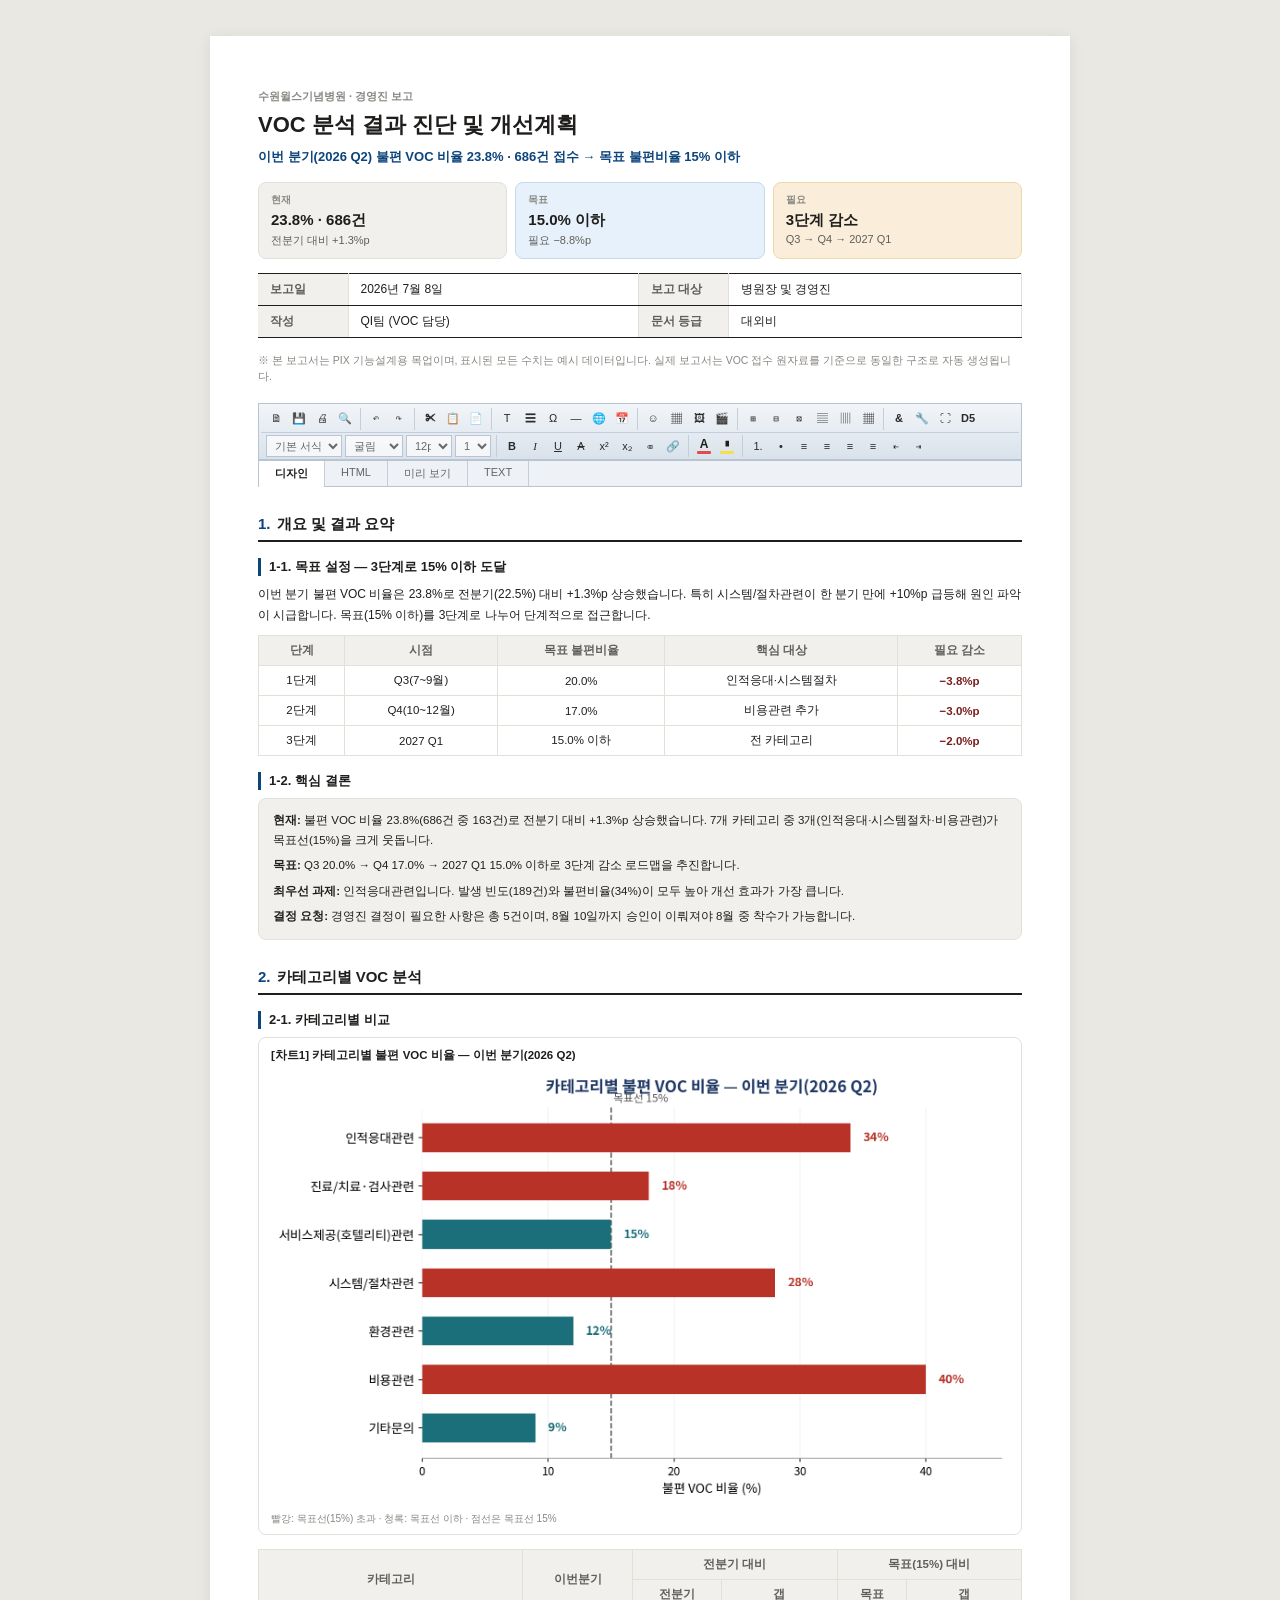
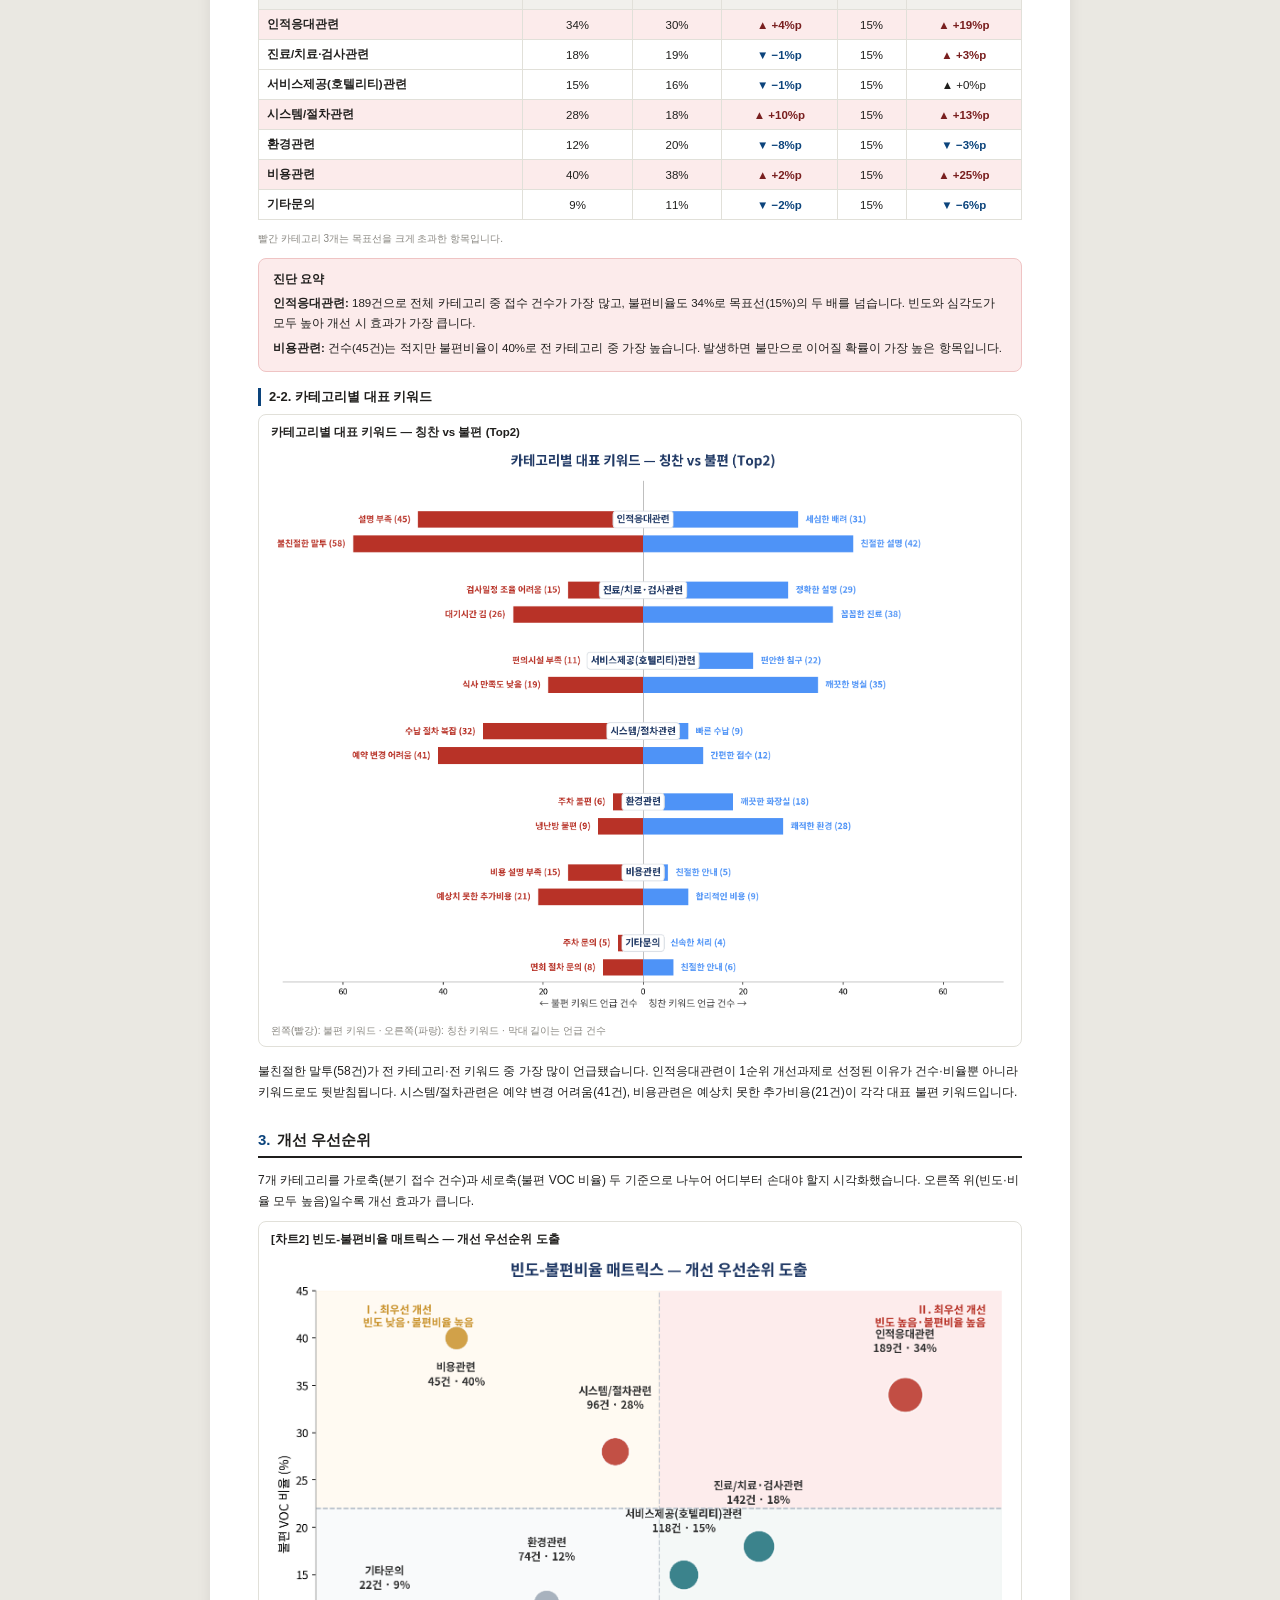
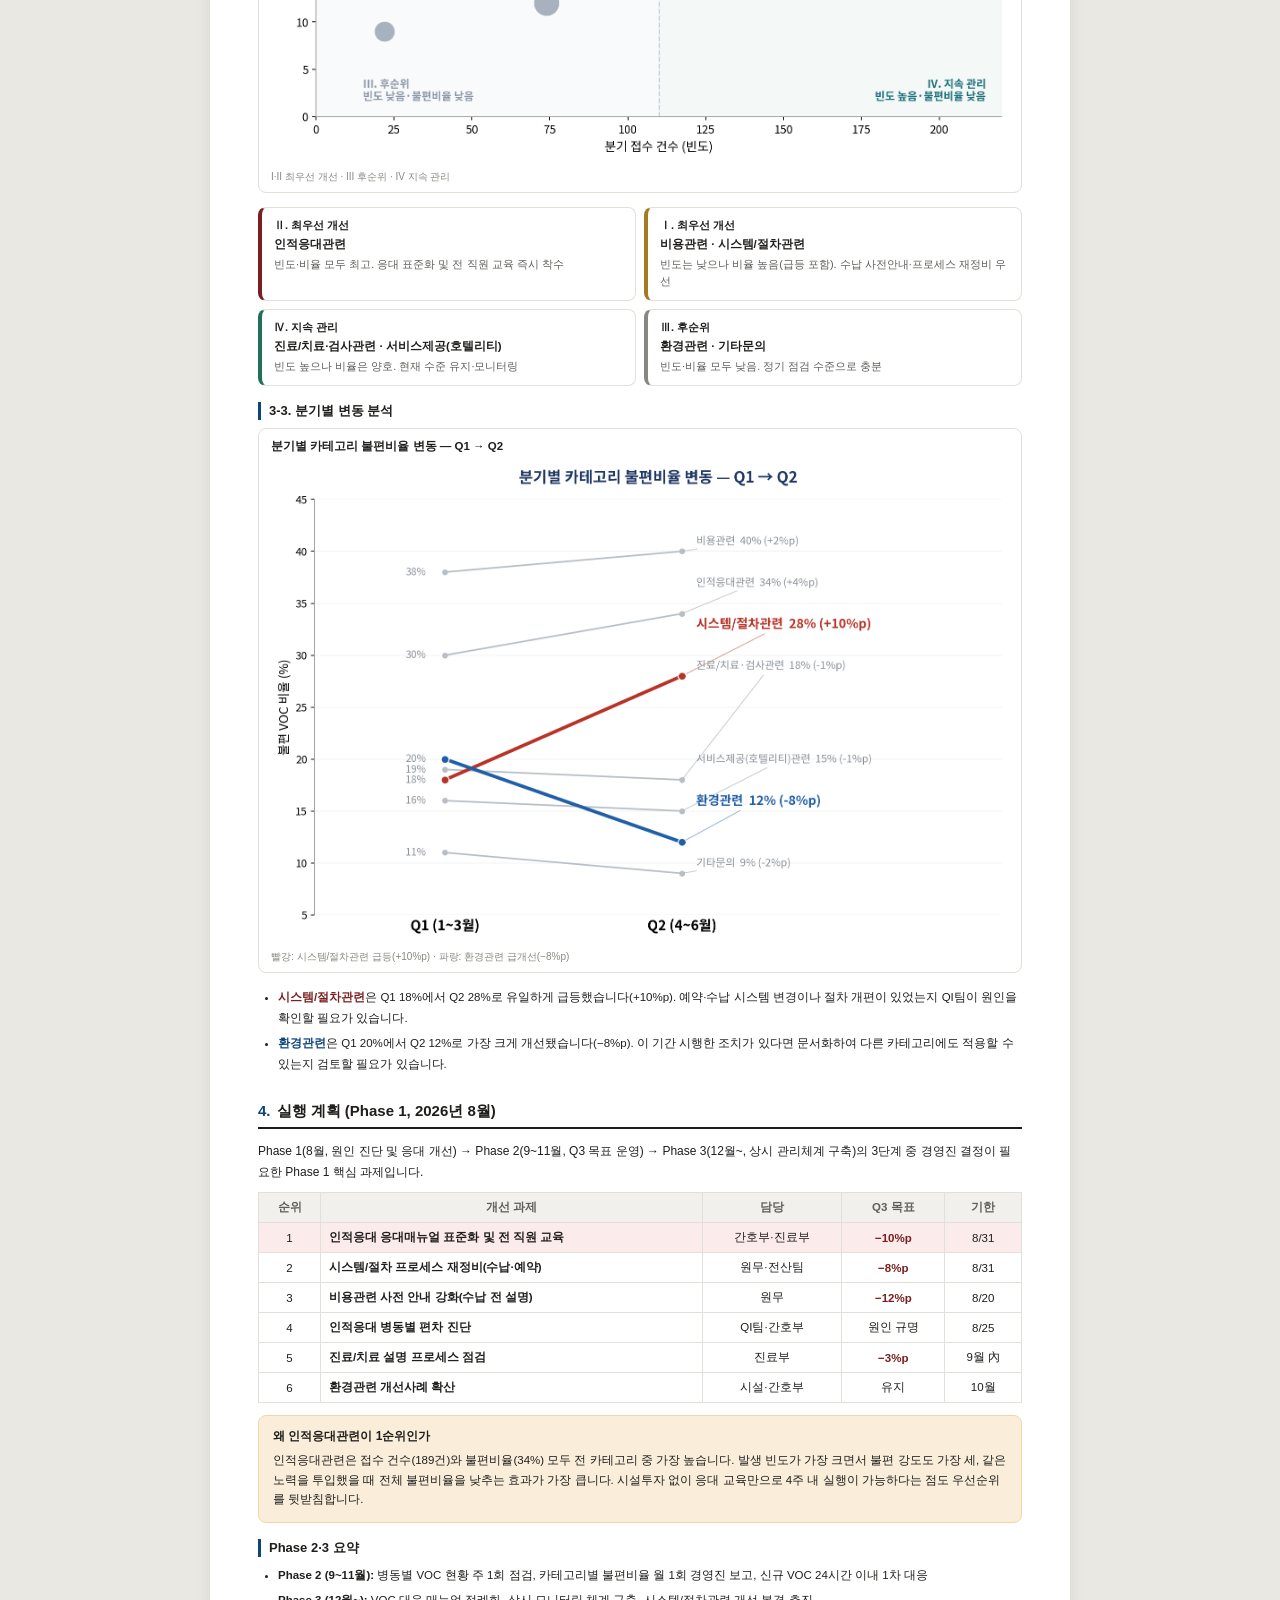
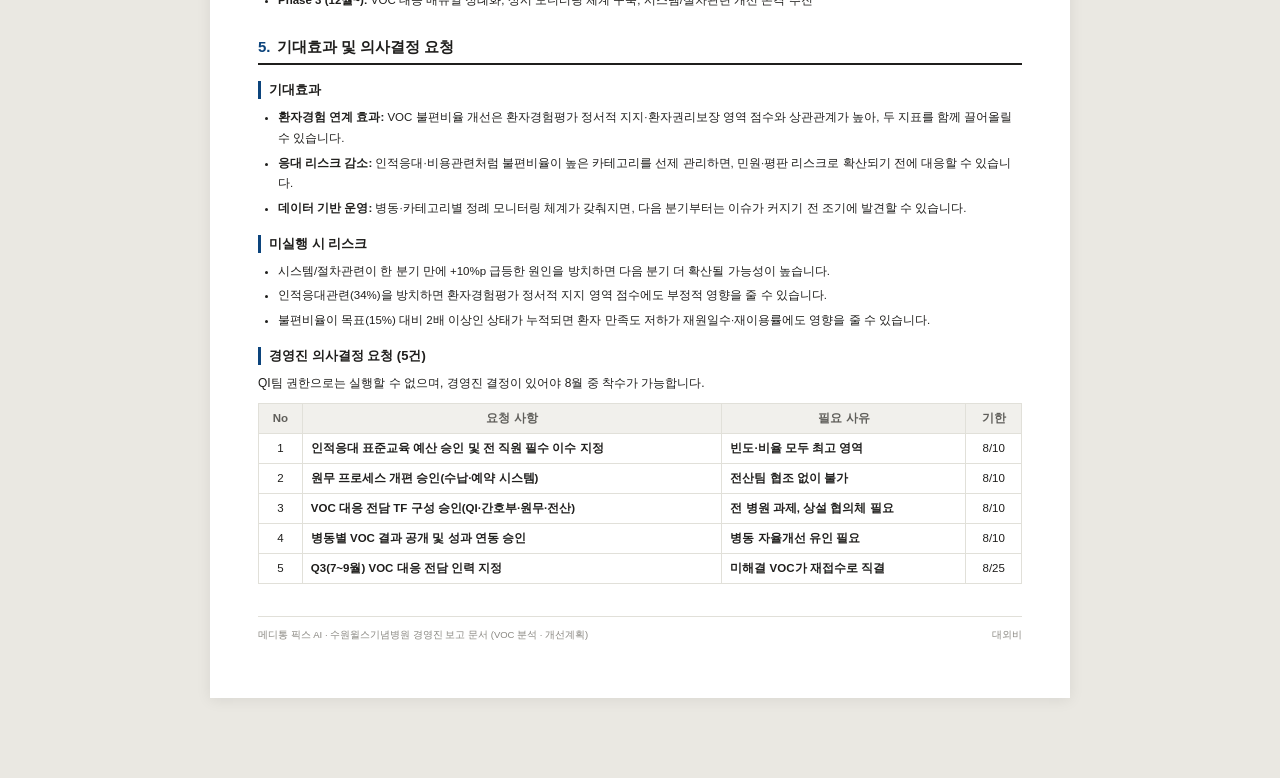
<file: px-voc-executive-report.html>
<!DOCTYPE html>
<html lang="ko">
<head>
<meta charset="UTF-8">
<meta name="viewport" content="width=device-width, initial-scale=1.0">
<title>VOC 분석 결과 진단 및 개선계획</title>
<style>
  :root {
    --ink: #1f1e1c; --ink-sub: #5f5e5a; --ink-muted: #898781;
    --line: #cfcdc5; --line-soft: #e1e0d9; --paper: #ffffff; --shell: #eae8e2;
    --blue: #0C447C; --blue-bg: #E6F1FB;
    --red: #791F1F; --red-bg: #FCEBEB;
    --amber: #A67A1E; --amber-bg: #FAEEDA;
    --teal: #1F6F5B; --teal-bg: #E6F4EF;
    --gray-bg: #F1F0EC;
  }
  * { box-sizing: border-box; }
  html, body { min-height: 100%; }
  body { margin: 0; background: var(--shell); color: var(--ink); font-family: "Malgun Gothic","Apple SD Gothic Neo",-apple-system,sans-serif; padding: 36px 0 80px; }
  .doc { width: 860px; margin: 0 auto; background: var(--paper); box-shadow: 0 2px 14px rgba(0,0,0,.08); padding: 42px 48px 56px; }

  .doc-eyebrow { font-size: 11px; font-weight: 700; color: var(--ink-muted); margin-bottom: 6px; }
  .doc-title { font-size: 22px; font-weight: 800; margin: 0 0 8px; line-height: 1.35; }
  .doc-lead { font-size: 13px; font-weight: 700; color: var(--blue); margin: 0 0 16px; }

  .status-grid { display: grid; grid-template-columns: repeat(3,1fr); gap: 8px; margin-bottom: 14px; }
  .status-card { border: 1px solid var(--line-soft); border-radius: 8px; padding: 10px 12px; background: var(--gray-bg); }
  .status-card.goal { background: var(--blue-bg); border-color: #c5d8ec; }
  .status-card.need { background: var(--amber-bg); border-color: #efd8a8; }
  .status-card .sl { font-size: 10px; font-weight: 700; color: var(--ink-muted); margin-bottom: 4px; }
  .status-card .sv { font-size: 15px; font-weight: 800; }
  .status-card .ss { font-size: 11px; color: var(--ink-sub); margin-top: 3px; }

  .doc-info-table { width: 100%; border-collapse: collapse; margin-bottom: 14px; font-size: 12px; }
  .doc-info-table td { border-top: 1px solid var(--ink); border-bottom: 1px solid var(--ink); padding: 7px 12px; }
  .doc-info-table td.lbl { width: 90px; background: var(--gray-bg); font-weight: 700; color: var(--ink-sub); border-right: 1px solid var(--line-soft); }
  .doc-info-table td.val { border-right: 1px solid var(--line-soft); }
  .note { font-size: 10.5px; color: var(--ink-muted); line-height: 1.6; margin: 0 0 18px; }

  .sec { margin-top: 28px; }
  .sec-title { font-size: 15px; font-weight: 800; border-bottom: 2px solid var(--ink); padding-bottom: 6px; margin-bottom: 12px; }
  .sec-title .num { color: var(--blue); margin-right: 6px; }
  .sub-title { font-size: 13px; font-weight: 800; margin: 16px 0 8px; padding-left: 8px; border-left: 3px solid var(--blue); }
  p.body { font-size: 12px; line-height: 1.75; margin: 0 0 9px; }

  table.data { width: 100%; border-collapse: collapse; font-size: 11.5px; margin: 0 0 12px; }
  table.data th, table.data td { border: 1px solid var(--line-soft); padding: 7px 8px; text-align: center; }
  table.data th { background: var(--gray-bg); font-weight: 800; color: var(--ink-sub); }
  table.data td.left { text-align: left; font-weight: 700; }
  table.data tr.hl td { background: var(--red-bg); }
  table.data .neg { color: var(--red); font-weight: 800; }
  table.data .pos { color: var(--blue); font-weight: 800; }

  .plain-list { margin: 0 0 10px; padding-left: 20px; font-size: 11.5px; line-height: 1.8; }
  .plain-list li { margin-bottom: 4px; }

  .callout { border: 1px solid var(--line-soft); border-radius: 8px; padding: 12px 14px; background: var(--gray-bg); margin-bottom: 12px; }
  .callout.danger { background: var(--red-bg); border-color: #efc4c4; }
  .callout.warn { background: var(--amber-bg); border-color: #efd8a8; }
  .callout .ct { font-size: 12px; font-weight: 800; margin-bottom: 6px; }
  .callout p { font-size: 11.5px; line-height: 1.7; margin: 0 0 6px; }
  .callout p:last-child { margin-bottom: 0; }

  .quad-grid { display: grid; grid-template-columns: 1fr 1fr; gap: 8px; margin-bottom: 12px; }
  .quad { border: 1px solid var(--line-soft); border-radius: 8px; padding: 10px 12px; }
  .quad .qh { font-size: 11px; font-weight: 800; margin-bottom: 4px; }
  .quad .qa { font-size: 11.5px; font-weight: 700; margin-bottom: 4px; }
  .quad .qd { font-size: 11px; color: var(--ink-sub); line-height: 1.55; }
  .quad.q1 { border-left: 4px solid var(--amber); }
  .quad.q2 { border-left: 4px solid var(--red); }
  .quad.q3 { border-left: 4px solid var(--ink-muted); }
  .quad.q4 { border-left: 4px solid var(--teal); }

  .chart-fig { border: 1px solid var(--line-soft); border-radius: 8px; padding: 10px 12px 8px; margin: 0 0 14px; background: #fff; }
  .chart-fig .fig-title { font-size: 11.5px; font-weight: 800; margin: 0 0 8px; color: var(--ink); }
  .chart-fig img { display: block; width: 100%; height: auto; border-radius: 4px; }
  .chart-fig .fig-cap { font-size: 10px; color: var(--ink-muted); margin: 8px 0 0; line-height: 1.5; }
  .cap { font-size: 10px; color: var(--ink-muted); margin: 4px 0 12px; }
  .footer-note { margin-top: 32px; padding-top: 12px; border-top: 1px solid var(--line-soft); font-size: 9.5px; color: var(--ink-muted); display: flex; justify-content: space-between; gap: 12px; }
</style>
</head>
<body>

<div class="doc">

  <p class="doc-eyebrow">수원윌스기념병원 · 경영진 보고</p>
  <h1 class="doc-title">VOC 분석 결과 진단 및 개선계획</h1>
  <p class="doc-lead">이번 분기(2026 Q2) 불편 VOC 비율 23.8% · 686건 접수 → 목표 불편비율 15% 이하</p>

  <div class="status-grid">
    <div class="status-card">
      <div class="sl">현재</div>
      <div class="sv">23.8% · 686건</div>
      <div class="ss">전분기 대비 +1.3%p</div>
    </div>
    <div class="status-card goal">
      <div class="sl">목표</div>
      <div class="sv">15.0% 이하</div>
      <div class="ss">필요 −8.8%p</div>
    </div>
    <div class="status-card need">
      <div class="sl">필요</div>
      <div class="sv">3단계 감소</div>
      <div class="ss">Q3 → Q4 → 2027 Q1</div>
    </div>
  </div>

  <table class="doc-info-table">
    <tr>
      <td class="lbl">보고일</td><td class="val">2026년 7월 8일</td>
      <td class="lbl">보고 대상</td><td class="val">병원장 및 경영진</td>
    </tr>
    <tr>
      <td class="lbl">작성</td><td class="val">QI팀 (VOC 담당)</td>
      <td class="lbl">문서 등급</td><td class="val">대외비</td>
    </tr>
  </table>
  <p class="note">※ 본 보고서는 PIX 기능설계용 목업이며, 표시된 모든 수치는 예시 데이터입니다. 실제 보고서는 VOC 접수 원자료를 기준으로 동일한 구조로 자동 생성됩니다.</p>

  <div class="sec">
    <p class="sec-title"><span class="num">1.</span>개요 및 결과 요약</p>
    <p class="sub-title">1-1. 목표 설정 — 3단계로 15% 이하 도달</p>
    <p class="body">이번 분기 불편 VOC 비율은 23.8%로 전분기(22.5%) 대비 +1.3%p 상승했습니다. 특히 시스템/절차관련이 한 분기 만에 +10%p 급등해 원인 파악이 시급합니다. 목표(15% 이하)를 3단계로 나누어 단계적으로 접근합니다.</p>
    <table class="data">
      <thead>
        <tr><th>단계</th><th>시점</th><th>목표 불편비율</th><th>핵심 대상</th><th>필요 감소</th></tr>
      </thead>
      <tbody>
        <tr><td>1단계</td><td>Q3(7~9월)</td><td>20.0%</td><td>인적응대·시스템절차</td><td class="neg">−3.8%p</td></tr>
        <tr><td>2단계</td><td>Q4(10~12월)</td><td>17.0%</td><td>비용관련 추가</td><td class="neg">−3.0%p</td></tr>
        <tr><td>3단계</td><td>2027 Q1</td><td>15.0% 이하</td><td>전 카테고리</td><td class="neg">−2.0%p</td></tr>
      </tbody>
    </table>

    <p class="sub-title">1-2. 핵심 결론</p>
    <div class="callout">
      <p><b>현재:</b> 불편 VOC 비율 23.8%(686건 중 163건)로 전분기 대비 +1.3%p 상승했습니다. 7개 카테고리 중 3개(인적응대·시스템절차·비용관련)가 목표선(15%)을 크게 웃돕니다.</p>
      <p><b>목표:</b> Q3 20.0% → Q4 17.0% → 2027 Q1 15.0% 이하로 3단계 감소 로드맵을 추진합니다.</p>
      <p><b>최우선 과제:</b> 인적응대관련입니다. 발생 빈도(189건)와 불편비율(34%)이 모두 높아 개선 효과가 가장 큽니다.</p>
      <p><b>결정 요청:</b> 경영진 결정이 필요한 사항은 총 5건이며, 8월 10일까지 승인이 이뤄져야 8월 중 착수가 가능합니다.</p>
    </div>
  </div>

  <div class="sec">
    <p class="sec-title"><span class="num">2.</span>카테고리별 VOC 분석</p>
    <p class="sub-title">2-1. 카테고리별 비교</p>
    <figure class="chart-fig">
      <p class="fig-title">[차트1] 카테고리별 불편 VOC 비율 — 이번 분기(2026 Q2)</p>
      <img src="assets/willis-voc-report/chart1.png" alt="카테고리별 불편 VOC 비율 차트">
      <p class="fig-cap">빨강: 목표선(15%) 초과 · 청록: 목표선 이하 · 점선은 목표선 15%</p>
    </figure>
    <table class="data">
      <thead>
        <tr>
          <th rowspan="2">카테고리</th>
          <th rowspan="2">이번분기</th>
          <th colspan="2">전분기 대비</th>
          <th colspan="2">목표(15%) 대비</th>
        </tr>
        <tr><th>전분기</th><th>갭</th><th>목표</th><th>갭</th></tr>
      </thead>
      <tbody>
        <tr class="hl"><td class="left">인적응대관련</td><td>34%</td><td>30%</td><td class="neg">▲ +4%p</td><td>15%</td><td class="neg">▲ +19%p</td></tr>
        <tr><td class="left">진료/치료·검사관련</td><td>18%</td><td>19%</td><td class="pos">▼ −1%p</td><td>15%</td><td class="neg">▲ +3%p</td></tr>
        <tr><td class="left">서비스제공(호텔리티)관련</td><td>15%</td><td>16%</td><td class="pos">▼ −1%p</td><td>15%</td><td>▲ +0%p</td></tr>
        <tr class="hl"><td class="left">시스템/절차관련</td><td>28%</td><td>18%</td><td class="neg">▲ +10%p</td><td>15%</td><td class="neg">▲ +13%p</td></tr>
        <tr><td class="left">환경관련</td><td>12%</td><td>20%</td><td class="pos">▼ −8%p</td><td>15%</td><td class="pos">▼ −3%p</td></tr>
        <tr class="hl"><td class="left">비용관련</td><td>40%</td><td>38%</td><td class="neg">▲ +2%p</td><td>15%</td><td class="neg">▲ +25%p</td></tr>
        <tr><td class="left">기타문의</td><td>9%</td><td>11%</td><td class="pos">▼ −2%p</td><td>15%</td><td class="pos">▼ −6%p</td></tr>
      </tbody>
    </table>
    <p class="cap">빨간 카테고리 3개는 목표선을 크게 초과한 항목입니다.</p>

    <div class="callout danger">
      <div class="ct">진단 요약</div>
      <p><b>인적응대관련:</b> 189건으로 전체 카테고리 중 접수 건수가 가장 많고, 불편비율도 34%로 목표선(15%)의 두 배를 넘습니다. 빈도와 심각도가 모두 높아 개선 시 효과가 가장 큽니다.</p>
      <p><b>비용관련:</b> 건수(45건)는 적지만 불편비율이 40%로 전 카테고리 중 가장 높습니다. 발생하면 불만으로 이어질 확률이 가장 높은 항목입니다.</p>
    </div>

    <p class="sub-title">2-2. 카테고리별 대표 키워드</p>
    <figure class="chart-fig">
      <p class="fig-title">카테고리별 대표 키워드 — 칭찬 vs 불편 (Top2)</p>
      <img src="assets/willis-voc-report/chart2.png" alt="카테고리별 대표 키워드 차트">
      <p class="fig-cap">왼쪽(빨강): 불편 키워드 · 오른쪽(파랑): 칭찬 키워드 · 막대 길이는 언급 건수</p>
    </figure>
    <p class="body">불친절한 말투(58건)가 전 카테고리·전 키워드 중 가장 많이 언급됐습니다. 인적응대관련이 1순위 개선과제로 선정된 이유가 건수·비율뿐 아니라 키워드로도 뒷받침됩니다. 시스템/절차관련은 예약 변경 어려움(41건), 비용관련은 예상치 못한 추가비용(21건)이 각각 대표 불편 키워드입니다.</p>
  </div>

  <div class="sec">
    <p class="sec-title"><span class="num">3.</span>개선 우선순위</p>
    <p class="body">7개 카테고리를 가로축(분기 접수 건수)과 세로축(불편 VOC 비율) 두 기준으로 나누어 어디부터 손대야 할지 시각화했습니다. 오른쪽 위(빈도·비율 모두 높음)일수록 개선 효과가 큽니다.</p>
    <figure class="chart-fig">
      <p class="fig-title">[차트2] 빈도-불편비율 매트릭스 — 개선 우선순위 도출</p>
      <img src="assets/willis-voc-report/chart3.png" alt="빈도-불편비율 매트릭스">
      <p class="fig-cap">I·II 최우선 개선 · III 후순위 · IV 지속 관리</p>
    </figure>

    <div class="quad-grid">
      <div class="quad q2">
        <div class="qh">Ⅱ. 최우선 개선</div>
        <div class="qa">인적응대관련</div>
        <div class="qd">빈도·비율 모두 최고. 응대 표준화 및 전 직원 교육 즉시 착수</div>
      </div>
      <div class="quad q1">
        <div class="qh">Ⅰ. 최우선 개선</div>
        <div class="qa">비용관련 · 시스템/절차관련</div>
        <div class="qd">빈도는 낮으나 비율 높음(급등 포함). 수납 사전안내·프로세스 재정비 우선</div>
      </div>
      <div class="quad q4">
        <div class="qh">Ⅳ. 지속 관리</div>
        <div class="qa">진료/치료·검사관련 · 서비스제공(호텔리티)</div>
        <div class="qd">빈도 높으나 비율은 양호. 현재 수준 유지·모니터링</div>
      </div>
      <div class="quad q3">
        <div class="qh">Ⅲ. 후순위</div>
        <div class="qa">환경관련 · 기타문의</div>
        <div class="qd">빈도·비율 모두 낮음. 정기 점검 수준으로 충분</div>
      </div>
    </div>

    <p class="sub-title">3-3. 분기별 변동 분석</p>
    <figure class="chart-fig">
      <p class="fig-title">분기별 카테고리 불편비율 변동 — Q1 → Q2</p>
      <img src="assets/willis-voc-report/chart4.png" alt="분기별 불편비율 변동 차트">
      <p class="fig-cap">빨강: 시스템/절차관련 급등(+10%p) · 파랑: 환경관련 급개선(−8%p)</p>
    </figure>
    <ul class="plain-list">
      <li><b style="color:var(--red)">시스템/절차관련</b>은 Q1 18%에서 Q2 28%로 유일하게 급등했습니다(+10%p). 예약·수납 시스템 변경이나 절차 개편이 있었는지 QI팀이 원인을 확인할 필요가 있습니다.</li>
      <li><b style="color:var(--blue)">환경관련</b>은 Q1 20%에서 Q2 12%로 가장 크게 개선됐습니다(−8%p). 이 기간 시행한 조치가 있다면 문서화하여 다른 카테고리에도 적용할 수 있는지 검토할 필요가 있습니다.</li>
    </ul>
  </div>

  <div class="sec">
    <p class="sec-title"><span class="num">4.</span>실행 계획 (Phase 1, 2026년 8월)</p>
    <p class="body">Phase 1(8월, 원인 진단 및 응대 개선) → Phase 2(9~11월, Q3 목표 운영) → Phase 3(12월~, 상시 관리체계 구축)의 3단계 중 경영진 결정이 필요한 Phase 1 핵심 과제입니다.</p>
    <table class="data">
      <thead>
        <tr><th>순위</th><th>개선 과제</th><th>담당</th><th>Q3 목표</th><th>기한</th></tr>
      </thead>
      <tbody>
        <tr class="hl"><td>1</td><td class="left">인적응대 응대매뉴얼 표준화 및 전 직원 교육</td><td>간호부·진료부</td><td class="neg">−10%p</td><td>8/31</td></tr>
        <tr><td>2</td><td class="left">시스템/절차 프로세스 재정비(수납·예약)</td><td>원무·전산팀</td><td class="neg">−8%p</td><td>8/31</td></tr>
        <tr><td>3</td><td class="left">비용관련 사전 안내 강화(수납 전 설명)</td><td>원무</td><td class="neg">−12%p</td><td>8/20</td></tr>
        <tr><td>4</td><td class="left">인적응대 병동별 편차 진단</td><td>QI팀·간호부</td><td>원인 규명</td><td>8/25</td></tr>
        <tr><td>5</td><td class="left">진료/치료 설명 프로세스 점검</td><td>진료부</td><td class="neg">−3%p</td><td>9월 內</td></tr>
        <tr><td>6</td><td class="left">환경관련 개선사례 확산</td><td>시설·간호부</td><td>유지</td><td>10월</td></tr>
      </tbody>
    </table>

    <div class="callout warn">
      <div class="ct">왜 인적응대관련이 1순위인가</div>
      <p>인적응대관련은 접수 건수(189건)와 불편비율(34%) 모두 전 카테고리 중 가장 높습니다. 발생 빈도가 가장 크면서 불편 강도도 가장 세, 같은 노력을 투입했을 때 전체 불편비율을 낮추는 효과가 가장 큽니다. 시설투자 없이 응대 교육만으로 4주 내 실행이 가능하다는 점도 우선순위를 뒷받침합니다.</p>
    </div>

    <p class="sub-title">Phase 2·3 요약</p>
    <ul class="plain-list">
      <li><b>Phase 2 (9~11월):</b> 병동별 VOC 현황 주 1회 점검, 카테고리별 불편비율 월 1회 경영진 보고, 신규 VOC 24시간 이내 1차 대응</li>
      <li><b>Phase 3 (12월~):</b> VOC 대응 매뉴얼 정례화, 상시 모니터링 체계 구축, 시스템/절차관련 개선 본격 추진</li>
    </ul>
  </div>

  <div class="sec">
    <p class="sec-title"><span class="num">5.</span>기대효과 및 의사결정 요청</p>
    <p class="sub-title">기대효과</p>
    <ul class="plain-list">
      <li><b>환자경험 연계 효과:</b> VOC 불편비율 개선은 환자경험평가 정서적 지지·환자권리보장 영역 점수와 상관관계가 높아, 두 지표를 함께 끌어올릴 수 있습니다.</li>
      <li><b>응대 리스크 감소:</b> 인적응대·비용관련처럼 불편비율이 높은 카테고리를 선제 관리하면, 민원·평판 리스크로 확산되기 전에 대응할 수 있습니다.</li>
      <li><b>데이터 기반 운영:</b> 병동·카테고리별 정례 모니터링 체계가 갖춰지면, 다음 분기부터는 이슈가 커지기 전 조기에 발견할 수 있습니다.</li>
    </ul>

    <p class="sub-title">미실행 시 리스크</p>
    <ul class="plain-list">
      <li>시스템/절차관련이 한 분기 만에 +10%p 급등한 원인을 방치하면 다음 분기 더 확산될 가능성이 높습니다.</li>
      <li>인적응대관련(34%)을 방치하면 환자경험평가 정서적 지지 영역 점수에도 부정적 영향을 줄 수 있습니다.</li>
      <li>불편비율이 목표(15%) 대비 2배 이상인 상태가 누적되면 환자 만족도 저하가 재원일수·재이용률에도 영향을 줄 수 있습니다.</li>
    </ul>

    <p class="sub-title">경영진 의사결정 요청 (5건)</p>
    <p class="body">QI팀 권한으로는 실행할 수 없으며, 경영진 결정이 있어야 8월 중 착수가 가능합니다.</p>
    <table class="data">
      <thead>
        <tr><th>No</th><th>요청 사항</th><th>필요 사유</th><th>기한</th></tr>
      </thead>
      <tbody>
        <tr><td>1</td><td class="left">인적응대 표준교육 예산 승인 및 전 직원 필수 이수 지정</td><td class="left">빈도·비율 모두 최고 영역</td><td>8/10</td></tr>
        <tr><td>2</td><td class="left">원무 프로세스 개편 승인(수납·예약 시스템)</td><td class="left">전산팀 협조 없이 불가</td><td>8/10</td></tr>
        <tr><td>3</td><td class="left">VOC 대응 전담 TF 구성 승인(QI·간호부·원무·전산)</td><td class="left">전 병원 과제, 상설 협의체 필요</td><td>8/10</td></tr>
        <tr><td>4</td><td class="left">병동별 VOC 결과 공개 및 성과 연동 승인</td><td class="left">병동 자율개선 유인 필요</td><td>8/10</td></tr>
        <tr><td>5</td><td class="left">Q3(7~9월) VOC 대응 전담 인력 지정</td><td class="left">미해결 VOC가 재접수로 직결</td><td>8/25</td></tr>
      </tbody>
    </table>
  </div>

  <div class="footer-note">
    <span>메디통 픽스 AI · 수원윌스기념병원 경영진 보고 문서 (VOC 분석 · 개선계획)</span>
    <span>대외비</span>
  </div>

</div>

<script src="pix-report-stats-query.js?v=20260809-1"></script>
<script src="pix-report-layout-edit.js?v=20260809-1"></script>
<script>
(function enableReportTextEdit() {
  function applyReportTextEdit() {
    var root = document.querySelector(".doc");
    if (!root) return;
    var selector = [
      ".doc-eyebrow", ".doc-title", ".doc-lead",
      ".doc-info-table td", ".note",
      ".sec-title", ".sub-title", "p", "li",
      ".sl", ".sv", ".ss",
      ".cap", ".ct", ".qh", ".qa", ".qd", ".fig-title", ".fig-cap",
      "table.data th", "table.data td",
      ".footer-note span"
    ].join(",");
    Array.prototype.forEach.call(root.querySelectorAll(selector), function (el) {
      if (el.closest(".rpt-block-toolbar") || el.closest(".rpt-sec-add-row") || el.closest("img")) return;
      if (el.getAttribute("contenteditable") === "true") return;
      el.setAttribute("contenteditable", "true");
      el.setAttribute("spellcheck", "false");
    });
  }
  window.__pixReportEnableTextEdit = applyReportTextEdit;
  if (!window.__pixReportDeferTextEdit) applyReportTextEdit();
})();
</script>

</body>
</html>
</file>
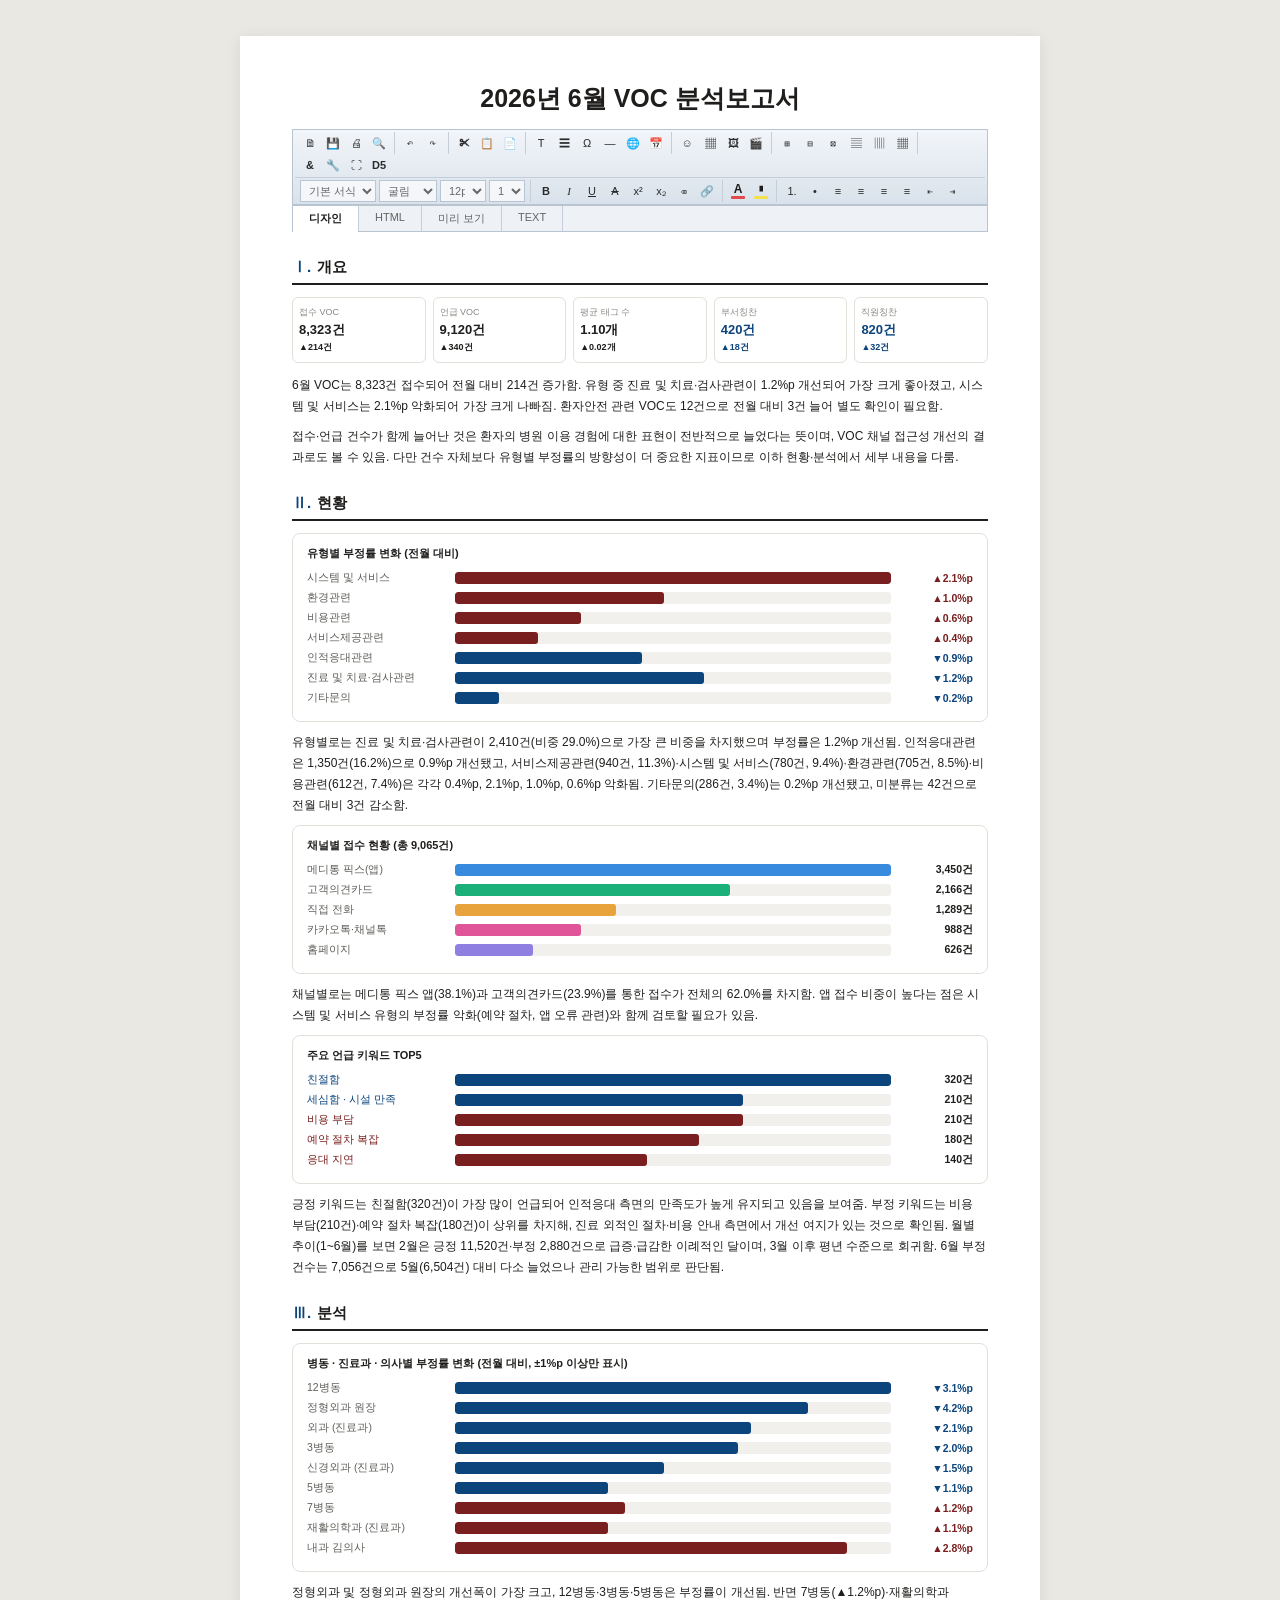
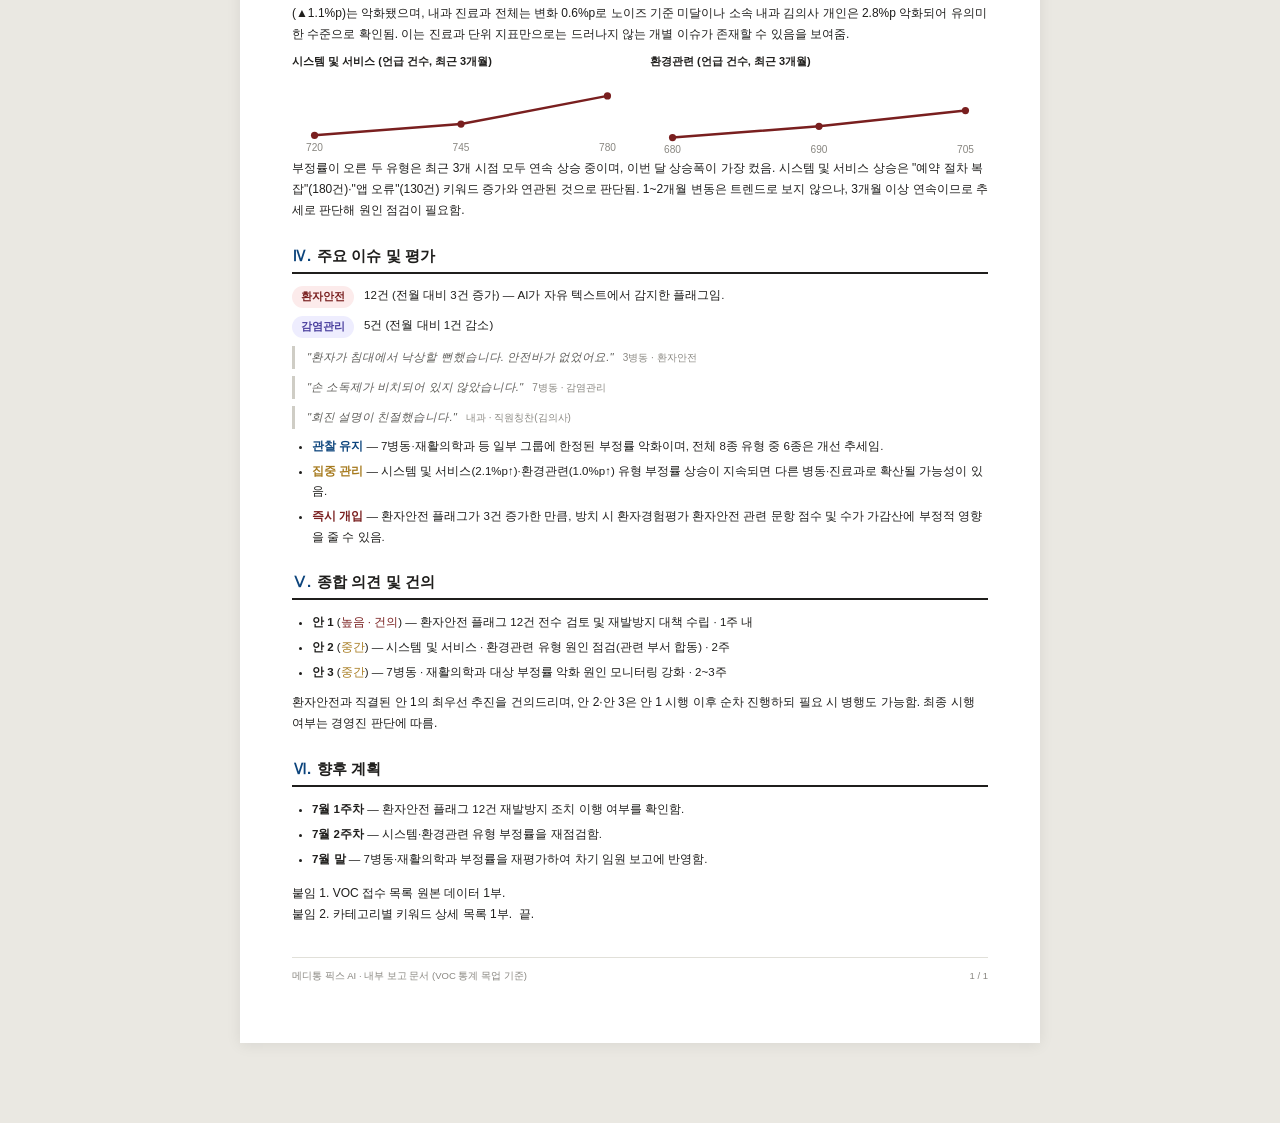
<file: voc-analysis-report.html>
<!DOCTYPE html>
<html lang="ko">
<head>
<meta charset="UTF-8">
<meta name="viewport" content="width=device-width, initial-scale=1.0">
<title>VOC 분석보고서</title>
<style>
  :root {
    --ink: #1f1e1c; --ink-sub: #5f5e5a; --ink-muted: #898781;
    --line: #cfcdc5; --line-soft: #e1e0d9; --paper: #ffffff; --shell: #eae8e2;
    --blue: #0C447C; --blue-bg: #E6F1FB;
    --red: #791F1F; --red-bg: #FCEBEB;
    --amber: #A67A1E; --amber-bg: #FAEEDA;
    --gray-bg: #F1F0EC;
  }
  * { box-sizing: border-box; }
  html, body { min-height: 100%; }
  body { margin: 0; background: var(--shell); color: var(--ink); font-family: "Malgun Gothic","Apple SD Gothic Neo",-apple-system,sans-serif; padding: 36px 0 80px; }
  .doc { width: 800px; margin: 0 auto; background: var(--paper); box-shadow: 0 2px 14px rgba(0,0,0,.08); padding: 46px 52px 60px; }

  .approval-wrap { display: flex; justify-content: flex-end; margin-bottom: 18px; }
  .approval table { border-collapse: collapse; border: 1px solid var(--ink); }
  .approval td { border: 1px solid var(--line); text-align: center; font-size: 10.5px; color: var(--ink-sub); padding: 3px 10px; height: 20px; }
  .approval td.role { background: var(--gray-bg); font-weight: 700; color: var(--ink); }
  .approval td.sign { width: 62px; height: 42px; }

  .doc-meta { font-size: 11px; color: var(--ink-muted); margin-bottom: 6px; }
  .doc-title { font-size: 25px; font-weight: 800; margin: 0 0 14px; text-align: center; }
  .doc-info-table { width: 100%; border-collapse: collapse; margin-bottom: 26px; font-size: 12px; }
  .doc-info-table td { border-top: 1px solid var(--ink); border-bottom: 1px solid var(--ink); padding: 7px 12px; }
  .doc-info-table td.lbl { width: 90px; background: var(--gray-bg); font-weight: 700; color: var(--ink-sub); border-right: 1px solid var(--line-soft); }
  .doc-info-table td.val { border-right: 1px solid var(--line-soft); }

  .sec { margin-top: 26px; }
  .sec-title { font-size: 15px; font-weight: 800; border-bottom: 2px solid var(--ink); padding-bottom: 6px; margin-bottom: 12px; }
  .sec-title .num { color: var(--blue); margin-right: 6px; }
  .sub-title { font-size: 13px; font-weight: 800; margin: 16px 0 8px; padding-left: 8px; border-left: 3px solid var(--blue); }
  p.body { font-size: 12px; line-height: 1.75; margin: 0 0 9px; }

  .headline { background: var(--gray-bg); border-left: 5px solid var(--blue); padding: 12px 14px; font-size: 12.5px; font-weight: 700; line-height: 1.65; margin: 12px 0 14px; }

  .kpi-strip { display: grid; grid-template-columns: repeat(5,1fr); gap: 7px; margin-bottom: 12px; }
  .kpi-box { border: 1px solid var(--line-soft); border-radius: 6px; padding: 8px 6px; }
  .kpi-box .kl { font-size: 9px; color: var(--ink-muted); }
  .kpi-box .kv { font-size: 13px; font-weight: 800; margin-top: 2px; }
  .kpi-box .kd { font-size: 9px; font-weight: 700; margin-top: 2px; }

  .chart-block { border: 1px solid var(--line-soft); border-radius: 8px; padding: 12px 14px 10px; margin-bottom: 10px; background: var(--paper); }
  .chart-title { font-size: 11px; font-weight: 800; margin: 0 0 10px; }
  .bar-row { display: flex; align-items: center; gap: 8px; margin-bottom: 6px; }
  .bar-row .bl { width: 140px; flex-shrink: 0; font-size: 10.5px; color: var(--ink-sub); }
  .bar-track { flex: 1; background: var(--gray-bg); border-radius: 3px; height: 12px; overflow: hidden; }
  .bar-fill { height: 100%; border-radius: 3px; }
  .bar-row .bv { width: 74px; text-align: right; font-size: 10.5px; font-weight: 700; flex-shrink: 0; }

  .spark-wrap { display: grid; grid-template-columns: 1fr 1fr; gap: 20px; }
  .spark-box svg { width: 100%; height: auto; display: block; }

  .flag-card { display: flex; gap: 10px; margin-bottom: 8px; }
  .flag-tag { flex-shrink: 0; font-size: 10.5px; font-weight: 800; background: var(--red-bg); color: var(--red); padding: 4px 9px; border-radius: 999px; height: fit-content; }
  .flag-body { font-size: 11.5px; padding-top: 2px; }

  .quote-box { border-left: 3px solid var(--line); padding: 4px 0 4px 12px; margin-bottom: 7px; font-size: 11.5px; font-style: italic; color: var(--ink-sub); }
  .quote-meta { font-size: 10px; color: var(--ink-muted); font-style: normal; margin-left: 6px; }

  .plain-list { margin: 0 0 10px; padding-left: 20px; font-size: 11.5px; line-height: 1.8; }
  .plain-list li { margin-bottom: 4px; }

  .opt-card-row { display: flex; gap: 8px; margin-bottom: 10px; }
  .opt-card { flex: 1; border: 1px solid var(--line-soft); border-radius: 8px; padding: 9px 10px; }
  .opt-card .oc-head { display: flex; justify-content: space-between; align-items: center; margin-bottom: 4px; }
  .opt-card .oc-name { font-size: 11px; font-weight: 800; }
  .opt-card .oc-prio { font-size: 9px; font-weight: 800; padding: 2px 6px; border-radius: 999px; }
  .opt-card .oc-desc { font-size: 10.5px; color: var(--ink-sub); line-height: 1.5; }

  .tl-row { display: flex; align-items: flex-start; gap: 10px; margin-bottom: 8px; }
  .tl-dot { width: 68px; flex-shrink: 0; text-align: center; font-size: 10.5px; font-weight: 800; color: #fff; background: var(--blue); border-radius: 999px; padding: 4px 0; }
  .tl-text { font-size: 11.5px; line-height: 1.6; padding-top: 3px; }

  .cap { font-size: 10px; color: var(--ink-muted); margin: 4px 0 12px; }
  .footer-note { margin-top: 32px; padding-top: 12px; border-top: 1px solid var(--line-soft); font-size: 9.5px; color: var(--ink-muted); display: flex; justify-content: space-between; }
</style>
</head>
<body>

<div class="doc">

  <h1 class="doc-title">2026년 6월 VOC 분석보고서</h1>


  <!-- Ⅰ. 개요 -->
  <div class="sec">
    <p class="sec-title"><span class="num">Ⅰ.</span>개요</p>
    <div class="kpi-strip">
      <div class="kpi-box"><div class="kl">접수 VOC</div><div class="kv">8,323건</div><div class="kd">▲214건</div></div>
      <div class="kpi-box"><div class="kl">언급 VOC</div><div class="kv">9,120건</div><div class="kd">▲340건</div></div>
      <div class="kpi-box"><div class="kl">평균 태그 수</div><div class="kv">1.10개</div><div class="kd">▲0.02개</div></div>
      <div class="kpi-box"><div class="kl">부서칭찬</div><div class="kv" style="color:var(--blue)">420건</div><div class="kd" style="color:var(--blue)">▲18건</div></div>
      <div class="kpi-box"><div class="kl">직원칭찬</div><div class="kv" style="color:var(--blue)">820건</div><div class="kd" style="color:var(--blue)">▲32건</div></div>
    </div>
    <p class="body">6월 VOC는 8,323건 접수되어 전월 대비 214건 증가함. 유형 중 진료 및 치료·검사관련이 1.2%p 개선되어 가장 크게 좋아졌고, 시스템 및 서비스는 2.1%p 악화되어 가장 크게 나빠짐. 환자안전 관련 VOC도 12건으로 전월 대비 3건 늘어 별도 확인이 필요함.</p>
    <p class="body">접수·언급 건수가 함께 늘어난 것은 환자의 병원 이용 경험에 대한 표현이 전반적으로 늘었다는 뜻이며, VOC 채널 접근성 개선의 결과로도 볼 수 있음. 다만 건수 자체보다 유형별 부정률의 방향성이 더 중요한 지표이므로 이하 현황·분석에서 세부 내용을 다룸.</p>
  </div>

  <!-- Ⅱ. 현황 -->
  <div class="sec">
    <p class="sec-title"><span class="num">Ⅱ.</span>현황</p>

    <div class="chart-block">
      <p class="chart-title">유형별 부정률 변화 (전월 대비)</p>
      <div class="bar-row"><span class="bl">시스템 및 서비스</span><div class="bar-track"><div class="bar-fill" style="width:100%;background:var(--red)"></div></div><span class="bv" style="color:var(--red)">▲2.1%p</span></div>
      <div class="bar-row"><span class="bl">환경관련</span><div class="bar-track"><div class="bar-fill" style="width:48%;background:var(--red)"></div></div><span class="bv" style="color:var(--red)">▲1.0%p</span></div>
      <div class="bar-row"><span class="bl">비용관련</span><div class="bar-track"><div class="bar-fill" style="width:29%;background:var(--red)"></div></div><span class="bv" style="color:var(--red)">▲0.6%p</span></div>
      <div class="bar-row"><span class="bl">서비스제공관련</span><div class="bar-track"><div class="bar-fill" style="width:19%;background:var(--red)"></div></div><span class="bv" style="color:var(--red)">▲0.4%p</span></div>
      <div class="bar-row"><span class="bl">인적응대관련</span><div class="bar-track"><div class="bar-fill" style="width:43%;background:var(--blue)"></div></div><span class="bv" style="color:var(--blue)">▼0.9%p</span></div>
      <div class="bar-row"><span class="bl">진료 및 치료·검사관련</span><div class="bar-track"><div class="bar-fill" style="width:57%;background:var(--blue)"></div></div><span class="bv" style="color:var(--blue)">▼1.2%p</span></div>
      <div class="bar-row"><span class="bl">기타문의</span><div class="bar-track"><div class="bar-fill" style="width:10%;background:var(--blue)"></div></div><span class="bv" style="color:var(--blue)">▼0.2%p</span></div>
    </div>
    <p class="body">유형별로는 진료 및 치료·검사관련이 2,410건(비중 29.0%)으로 가장 큰 비중을 차지했으며 부정률은 1.2%p 개선됨. 인적응대관련은 1,350건(16.2%)으로 0.9%p 개선됐고, 서비스제공관련(940건, 11.3%)·시스템 및 서비스(780건, 9.4%)·환경관련(705건, 8.5%)·비용관련(612건, 7.4%)은 각각 0.4%p, 2.1%p, 1.0%p, 0.6%p 악화됨. 기타문의(286건, 3.4%)는 0.2%p 개선됐고, 미분류는 42건으로 전월 대비 3건 감소함.</p>

    <div class="chart-block">
      <p class="chart-title">채널별 접수 현황 (총 9,065건)</p>
      <div class="bar-row"><span class="bl">메디통 픽스(앱)</span><div class="bar-track"><div class="bar-fill" style="width:100%;background:#378ADD"></div></div><span class="bv">3,450건</span></div>
      <div class="bar-row"><span class="bl">고객의견카드</span><div class="bar-track"><div class="bar-fill" style="width:63%;background:#1baf7a"></div></div><span class="bv">2,166건</span></div>
      <div class="bar-row"><span class="bl">직접 전화</span><div class="bar-track"><div class="bar-fill" style="width:37%;background:#e8a33d"></div></div><span class="bv">1,289건</span></div>
      <div class="bar-row"><span class="bl">카카오톡·채널톡</span><div class="bar-track"><div class="bar-fill" style="width:29%;background:#e0559a"></div></div><span class="bv">988건</span></div>
      <div class="bar-row"><span class="bl">홈페이지</span><div class="bar-track"><div class="bar-fill" style="width:18%;background:#8f7fe0"></div></div><span class="bv">626건</span></div>
    </div>
    <p class="body">채널별로는 메디통 픽스 앱(38.1%)과 고객의견카드(23.9%)를 통한 접수가 전체의 62.0%를 차지함. 앱 접수 비중이 높다는 점은 시스템 및 서비스 유형의 부정률 악화(예약 절차, 앱 오류 관련)와 함께 검토할 필요가 있음.</p>

    <div class="chart-block">
      <p class="chart-title">주요 언급 키워드 TOP5</p>
      <div class="bar-row"><span class="bl" style="color:var(--blue)">친절함</span><div class="bar-track"><div class="bar-fill" style="width:100%;background:var(--blue)"></div></div><span class="bv">320건</span></div>
      <div class="bar-row"><span class="bl" style="color:var(--blue)">세심함 · 시설 만족</span><div class="bar-track"><div class="bar-fill" style="width:66%;background:var(--blue)"></div></div><span class="bv">210건</span></div>
      <div class="bar-row"><span class="bl" style="color:var(--red)">비용 부담</span><div class="bar-track"><div class="bar-fill" style="width:66%;background:var(--red)"></div></div><span class="bv">210건</span></div>
      <div class="bar-row"><span class="bl" style="color:var(--red)">예약 절차 복잡</span><div class="bar-track"><div class="bar-fill" style="width:56%;background:var(--red)"></div></div><span class="bv">180건</span></div>
      <div class="bar-row"><span class="bl" style="color:var(--red)">응대 지연</span><div class="bar-track"><div class="bar-fill" style="width:44%;background:var(--red)"></div></div><span class="bv">140건</span></div>
    </div>
    <p class="body">긍정 키워드는 친절함(320건)이 가장 많이 언급되어 인적응대 측면의 만족도가 높게 유지되고 있음을 보여줌. 부정 키워드는 비용 부담(210건)·예약 절차 복잡(180건)이 상위를 차지해, 진료 외적인 절차·비용 안내 측면에서 개선 여지가 있는 것으로 확인됨. 월별 추이(1~6월)를 보면 2월은 긍정 11,520건·부정 2,880건으로 급증·급감한 이례적인 달이며, 3월 이후 평년 수준으로 회귀함. 6월 부정 건수는 7,056건으로 5월(6,504건) 대비 다소 늘었으나 관리 가능한 범위로 판단됨.</p>
  </div>

  <!-- Ⅲ. 분석 -->
  <div class="sec">
    <p class="sec-title"><span class="num">Ⅲ.</span>분석</p>

    <div class="chart-block">
      <p class="chart-title">병동 · 진료과 · 의사별 부정률 변화 (전월 대비, ±1%p 이상만 표시)</p>
      <div class="bar-row"><span class="bl">12병동</span><div class="bar-track"><div class="bar-fill" style="width:100%;background:var(--blue)"></div></div><span class="bv" style="color:var(--blue)">▼3.1%p</span></div>
      <div class="bar-row"><span class="bl">정형외과 원장</span><div class="bar-track"><div class="bar-fill" style="width:81%;background:var(--blue)"></div></div><span class="bv" style="color:var(--blue)">▼4.2%p</span></div>
      <div class="bar-row"><span class="bl">외과 (진료과)</span><div class="bar-track"><div class="bar-fill" style="width:68%;background:var(--blue)"></div></div><span class="bv" style="color:var(--blue)">▼2.1%p</span></div>
      <div class="bar-row"><span class="bl">3병동</span><div class="bar-track"><div class="bar-fill" style="width:65%;background:var(--blue)"></div></div><span class="bv" style="color:var(--blue)">▼2.0%p</span></div>
      <div class="bar-row"><span class="bl">신경외과 (진료과)</span><div class="bar-track"><div class="bar-fill" style="width:48%;background:var(--blue)"></div></div><span class="bv" style="color:var(--blue)">▼1.5%p</span></div>
      <div class="bar-row"><span class="bl">5병동</span><div class="bar-track"><div class="bar-fill" style="width:35%;background:var(--blue)"></div></div><span class="bv" style="color:var(--blue)">▼1.1%p</span></div>
      <div class="bar-row"><span class="bl">7병동</span><div class="bar-track"><div class="bar-fill" style="width:39%;background:var(--red)"></div></div><span class="bv" style="color:var(--red)">▲1.2%p</span></div>
      <div class="bar-row"><span class="bl">재활의학과 (진료과)</span><div class="bar-track"><div class="bar-fill" style="width:35%;background:var(--red)"></div></div><span class="bv" style="color:var(--red)">▲1.1%p</span></div>
      <div class="bar-row"><span class="bl">내과 김의사</span><div class="bar-track"><div class="bar-fill" style="width:90%;background:var(--red)"></div></div><span class="bv" style="color:var(--red)">▲2.8%p</span></div>
    </div>
    <p class="body">정형외과 및 정형외과 원장의 개선폭이 가장 크고, 12병동·3병동·5병동은 부정률이 개선됨. 반면 7병동(▲1.2%p)·재활의학과(▲1.1%p)는 악화됐으며, 내과 진료과 전체는 변화 0.6%p로 노이즈 기준 미달이나 소속 내과 김의사 개인은 2.8%p 악화되어 유의미한 수준으로 확인됨. 이는 진료과 단위 지표만으로는 드러나지 않는 개별 이슈가 존재할 수 있음을 보여줌.</p>

    <div class="spark-wrap">
      <div class="spark-box">
        <p class="chart-title">시스템 및 서비스 (언급 건수, 최근 3개월)</p>
        <svg viewBox="0 0 300 70"><polyline points="20,50 150,40 280,15" fill="none" stroke="#791F1F" stroke-width="2.2"/><circle cx="20" cy="50" r="3.2" fill="#791F1F"/><circle cx="150" cy="40" r="3.2" fill="#791F1F"/><circle cx="280" cy="15" r="3.2" fill="#791F1F"/><text x="20" y="64" font-size="9" text-anchor="middle" fill="#898781">720</text><text x="150" y="64" font-size="9" text-anchor="middle" fill="#898781">745</text><text x="280" y="64" font-size="9" text-anchor="middle" fill="#898781">780</text></svg>
      </div>
      <div class="spark-box">
        <p class="chart-title">환경관련 (언급 건수, 최근 3개월)</p>
        <svg viewBox="0 0 300 70"><polyline points="20,52 150,42 280,28" fill="none" stroke="#791F1F" stroke-width="2.2"/><circle cx="20" cy="52" r="3.2" fill="#791F1F"/><circle cx="150" cy="42" r="3.2" fill="#791F1F"/><circle cx="280" cy="28" r="3.2" fill="#791F1F"/><text x="20" y="66" font-size="9" text-anchor="middle" fill="#898781">680</text><text x="150" y="66" font-size="9" text-anchor="middle" fill="#898781">690</text><text x="280" y="66" font-size="9" text-anchor="middle" fill="#898781">705</text></svg>
      </div>
    </div>
    <p class="body">부정률이 오른 두 유형은 최근 3개 시점 모두 연속 상승 중이며, 이번 달 상승폭이 가장 컸음. 시스템 및 서비스 상승은 "예약 절차 복잡"(180건)·"앱 오류"(130건) 키워드 증가와 연관된 것으로 판단됨. 1~2개월 변동은 트렌드로 보지 않으나, 3개월 이상 연속이므로 추세로 판단해 원인 점검이 필요함.</p>
  </div>

  <!-- Ⅳ. 주요 이슈 및 평가 -->
  <div class="sec">
    <p class="sec-title"><span class="num">Ⅳ.</span>주요 이슈 및 평가</p>

    <div class="flag-card"><span class="flag-tag">환자안전</span><div class="flag-body">12건 (전월 대비 3건 증가) — AI가 자유 텍스트에서 감지한 플래그임.</div></div>
    <div class="flag-card"><span class="flag-tag" style="background:#EEEDFE;color:#4A3F9E">감염관리</span><div class="flag-body">5건 (전월 대비 1건 감소)</div></div>

    <div class="quote-box">"환자가 침대에서 낙상할 뻔했습니다. 안전바가 없었어요." <span class="quote-meta">3병동 · 환자안전</span></div>
    <div class="quote-box">"손 소독제가 비치되어 있지 않았습니다." <span class="quote-meta">7병동 · 감염관리</span></div>
    <div class="quote-box">"회진 설명이 친절했습니다." <span class="quote-meta">내과 · 직원칭찬(김의사)</span></div>

    <ul class="plain-list">
      <li><b style="color:var(--blue)">관찰 유지</b> — 7병동·재활의학과 등 일부 그룹에 한정된 부정률 악화이며, 전체 8종 유형 중 6종은 개선 추세임.</li>
      <li><b style="color:var(--amber)">집중 관리</b> — 시스템 및 서비스(2.1%p↑)·환경관련(1.0%p↑) 유형 부정률 상승이 지속되면 다른 병동·진료과로 확산될 가능성이 있음.</li>
      <li><b style="color:var(--red)">즉시 개입</b> — 환자안전 플래그가 3건 증가한 만큼, 방치 시 환자경험평가 환자안전 관련 문항 점수 및 수가 가감산에 부정적 영향을 줄 수 있음.</li>
    </ul>
  </div>

  <!-- Ⅴ. 종합 의견 및 건의 -->
  <div class="sec">
    <p class="sec-title"><span class="num">Ⅴ.</span>종합 의견 및 건의</p>
    <ul class="plain-list">
      <li><b>안 1</b> (<span style="color:var(--red)">높음 · 건의</span>) — 환자안전 플래그 12건 전수 검토 및 재발방지 대책 수립 · 1주 내</li>
      <li><b>안 2</b> (<span style="color:var(--amber)">중간</span>) — 시스템 및 서비스 · 환경관련 유형 원인 점검(관련 부서 합동) · 2주</li>
      <li><b>안 3</b> (<span style="color:var(--amber)">중간</span>) — 7병동 · 재활의학과 대상 부정률 악화 원인 모니터링 강화 · 2~3주</li>
    </ul>
    <p class="body">환자안전과 직결된 안 1의 최우선 추진을 건의드리며, 안 2·안 3은 안 1 시행 이후 순차 진행하되 필요 시 병행도 가능함. 최종 시행 여부는 경영진 판단에 따름.</p>
  </div>

  <!-- Ⅵ. 향후 계획 -->
  <div class="sec">
    <p class="sec-title"><span class="num">Ⅵ.</span>향후 계획</p>
    <ul class="plain-list">
      <li><b>7월 1주차</b> — 환자안전 플래그 12건 재발방지 조치 이행 여부를 확인함.</li>
      <li><b>7월 2주차</b> — 시스템·환경관련 유형 부정률을 재점검함.</li>
      <li><b>7월 말</b> — 7병동·재활의학과 부정률을 재평가하여 차기 임원 보고에 반영함.</li>
    </ul>
    <p class="body" style="margin-top:14px;margin-bottom:0">붙임 1. VOC 접수 목록 원본 데이터 1부.<br>붙임 2. 카테고리별 키워드 상세 목록 1부.&nbsp;&nbsp;끝.</p>
  </div>

  <div class="footer-note">
    <span>메디통 픽스 AI · 내부 보고 문서 (VOC 통계 목업 기준)</span>
    <span>1 / 1</span>
  </div>

</div>

<script src="pix-report-stats-query.js?v=20260804-v2"></script>
<script src="pix-report-layout-edit.js?v=20260804-v2"></script>
<script>
(function enableReportTextEdit() {
  function applyReportTextEdit() {
    var root = document.querySelector(".doc");
    if (!root) return;
    var selector = [
      ".doc-title", ".doc-info-table td",
      ".sec-title", ".sub-title", "p", "li", ".headline",
      ".kl", ".kv", ".kd",
      ".cap", ".chart-title", ".bl", ".bv",
      ".gl", ".gv",
      ".flag-tag", ".flag-body", ".quote-box", ".quote-meta",
      ".oc-name", ".oc-desc", ".oc-prio", ".tl-dot", ".tl-text",
      ".footer-note span"
    ].join(",");
    Array.prototype.forEach.call(root.querySelectorAll(selector), function (el) {
      if (el.closest(".spark-wrap") || el.closest("svg") || el.closest(".bar-track") || el.closest(".quart-track")) return;
      if (el.closest(".rpt-block-toolbar") || el.closest(".rpt-sec-add-row")) return;
      if (el.getAttribute("contenteditable") === "true") return;
      el.setAttribute("contenteditable", "true");
      el.setAttribute("spellcheck", "false");
    });
  }
  window.__pixReportEnableTextEdit = applyReportTextEdit;
  if (!window.__pixReportDeferTextEdit) applyReportTextEdit();
})();
</script>

</body>
</html>
</file>
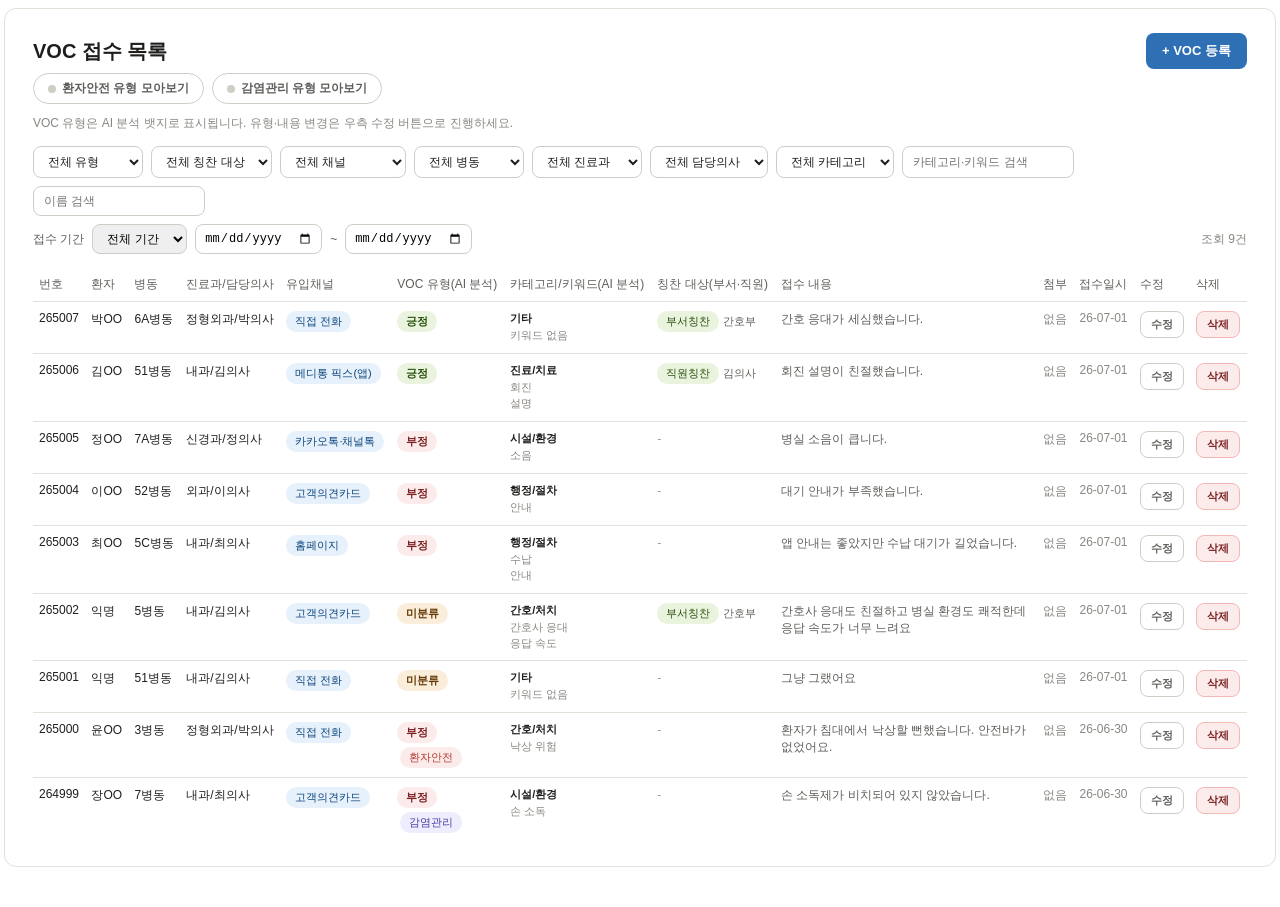
<file: voc-inbox-mock.html>
<!DOCTYPE html>
<html lang="ko">
<head>
<meta charset="UTF-8">
<title>VOC 접수 목록</title>
<style>
  :root {
    --surface-2: #ffffff;
    --surface-1: #f6f5f2;
    --surface-0: #efeee8;
    --text-primary: #1f1e1c;
    --text-secondary: #5f5e5a;
    --text-muted: #898781;
    --border: #e1e0d9;
    --border-strong: #cfcdc5;
    --bg-success: #EAF3DE; --text-success: #27500A;
    --bg-danger: #FCEBEB; --text-danger: #791F1F;
    --bg-warning: #FAEEDA; --text-warning: #633806;
    --bg-accent: #E6F1FB; --text-accent: #0C447C;
    --bg-pro: #EEEDFE; --text-pro: #3C3489;
    --fill-accent: #2f6fb3; --on-accent: #ffffff;
  }
  * { box-sizing: border-box; }
  body {
    margin: 0; padding: 8px 4px 40px; background: transparent;
    font-family: -apple-system, BlinkMacSystemFont, "Apple SD Gothic Neo", "Malgun Gothic", sans-serif;
    color: var(--text-primary);
  }
  .page { max-width: 1400px; margin: 0 auto; }
  .panel {
    background: var(--surface-2); border: 0.5px solid var(--border); border-radius: 12px;
    padding: 1.5rem 1.75rem;
  }
  .top-row { display: flex; align-items: center; justify-content: space-between; margin-bottom: 4px; }
  .title { font-size: 20px; font-weight: 700; margin: 0; }
  button { font-family: inherit; cursor: pointer; }
  .btn-primary {
    background: var(--fill-accent); color: var(--on-accent); border: none;
    border-radius: 8px; padding: 9px 16px; font-size: 13px; font-weight: 600;
  }
  .tab-row { display: flex; gap: 20px; margin: 14px 0 16px; border-bottom: 1px solid var(--border-strong); }
  .tab { padding: 8px 2px 10px; font-size: 14px; color: var(--text-secondary); border-bottom: 2px solid transparent; cursor: pointer; }
  .tab.active { color: var(--text-primary); font-weight: 700; border-bottom-color: var(--text-primary); }
  .tab-badge { background: var(--bg-warning); color: var(--text-warning); border-radius: 999px; padding: 1px 7px; font-size: 11px; margin-left: 5px; }
  .flag-toggle-row { display: flex; gap: 8px; margin-bottom: 10px; }
  .inbox-hint { font-size: 12px; color: var(--text-muted); margin: 0 0 14px; line-height: 1.5; }
  .flag-toggle {
    display: inline-flex; align-items: center; gap: 6px; font-size: 12px; font-weight: 600;
    padding: 6px 14px; border-radius: 999px; border: 0.5px solid var(--border-strong);
    background: var(--surface-2); color: var(--text-secondary); cursor: pointer; user-select: none;
  }
  .flag-toggle .dot { width: 8px; height: 8px; border-radius: 999px; background: var(--border-strong); }
  .flag-toggle.on-safety { background: #FCEBEB; border-color: #F2B8B5; color: #B4392B; }
  .flag-toggle.on-safety .dot { background: #B4392B; }
  .flag-toggle.on-infection { background: #EEEDFE; border-color: #C9C4F5; color: #4A3F9E; }
  .flag-toggle.on-infection .dot { background: #4A3F9E; }

  .filter-row { display: flex; gap: 8px; flex-wrap: wrap; margin-bottom: 8px; }
  .filter-row select, .filter-row input[type=text] {
    font-size: 12px; padding: 7px 10px; border-radius: 8px; border: 0.5px solid var(--border-strong);
    background: var(--surface-2); color: var(--text-primary); min-width: 110px;
  }
  .filter-row input[type=text] { min-width: 140px; }
  .date-row { display: flex; align-items: center; gap: 8px; margin-bottom: 14px; font-size: 12px; color: var(--text-secondary); }
  .date-row input[type=date] { font-size: 12px; padding: 6px 8px; border-radius: 8px; border: 0.5px solid var(--border-strong); }
  .result-count { margin-left: auto; font-size: 12px; color: var(--text-muted); align-self: center; }

  table { width: 100%; font-size: 12px; border-collapse: collapse; }
  thead td { color: var(--text-secondary); padding: 8px 6px; white-space: nowrap; }
  tbody tr { border-top: 0.5px solid var(--border); }
  tbody tr:hover { background: var(--surface-1); }
  tbody td { padding: 9px 6px; vertical-align: top; }
  .col-content { color: var(--text-secondary); max-width: 260px; }
  .col-date { color: var(--text-muted); white-space: nowrap; }
  .chip {
    display: inline-block; font-size: 11px; padding: 3px 9px; border-radius: 999px; white-space: nowrap;
  }
  .kw-chip {
    display: inline-block; font-size: 10px; padding: 2px 7px; border-radius: 999px;
    background: var(--surface-1); color: var(--text-accent); margin: 2px 3px 0 0;
  }
  .cat-label { font-size: 11px; font-weight: 600; color: var(--text-primary); display: block; margin-bottom: 2px; }
  .kw-sub { display: block; font-size: 11px; color: var(--text-muted); line-height: 1.45; }

  .type-cell { display: flex; flex-direction: column; align-items: flex-start; gap: 4px; }
  .type-badge { font-weight: 600; }
  .type-badge.type-success { background: var(--bg-success); color: var(--text-success); }
  .type-badge.type-danger { background: var(--bg-danger); color: var(--text-danger); }
  .type-badge.type-warning { background: var(--bg-warning); color: var(--text-warning); }
  .flag-sub .chip { margin-left: 0; }
  .col-actions { white-space: nowrap; }
  .btn-row {
    font-size: 11px; font-weight: 600; padding: 5px 10px; border-radius: 8px;
    border: 0.5px solid var(--border-strong); background: var(--surface-2); color: var(--text-secondary);
  }
  .btn-row:hover { background: var(--surface-1); color: var(--text-primary); }
  .btn-row.danger { color: var(--text-danger); border-color: #F2B8B5; background: #FCEBEB; }
  .btn-row.danger:hover { background: #f8d7d7; }

  /* Modal */
  .modal-overlay {
    display: none; position: fixed; inset: 0; background: rgba(0,0,0,0.45);
    align-items: flex-start; justify-content: center; padding: 5vh 16px; overflow-y: auto; z-index: 20;
  }
  .modal-card {
    background: var(--surface-2); border-radius: 14px; padding: 1.5rem 1.75rem;
    max-width: 460px; width: 100%; max-height: 88vh; overflow-y: auto;
  }
  .modal-head { display: flex; align-items: center; justify-content: space-between; margin-bottom: 14px; }
  .modal-title { font-size: 16px; font-weight: 700; }
  .modal-close { font-size: 13px; color: var(--text-muted); background: none; border: none; }
  .modal-tab-row { display: flex; gap: 20px; margin-bottom: 18px; border-bottom: 1px solid var(--border-strong); }
  .modal-tab { padding: 6px 2px 9px; font-size: 13px; color: var(--text-secondary); border-bottom: 2px solid transparent; cursor: pointer; }
  .modal-tab.active { color: var(--text-primary); font-weight: 700; border-bottom-color: var(--text-primary); }
  .field-label { font-size: 12px; font-weight: 600; margin: 14px 0 6px; }
  .field-row { display: grid; grid-template-columns: 1fr 1fr; gap: 10px; }
  .field-row3 { display: grid; grid-template-columns: 1fr 1fr 1fr; gap: 10px; }
  .modal-card select, .modal-card input[type=text], .modal-card input[type=datetime-local], .modal-card textarea {
    width: 100%; font-size: 12px; padding: 8px 10px; border-radius: 8px; border: 0.5px solid var(--border-strong);
    background: var(--surface-2); color: var(--text-primary);
  }
  .modal-card input[readonly], .modal-card textarea[readonly], .modal-card select:disabled {
    background: var(--surface-1); color: var(--text-secondary); cursor: default; opacity: 0.95;
  }
  .patient-box { border: 0.5px solid var(--border); border-radius: 10px; padding: 12px 14px; margin-top: 6px; }
  .patient-box-head { display: flex; align-items: center; justify-content: space-between; margin-bottom: 8px; }
  .anon-check { display: flex; align-items: center; gap: 5px; font-size: 12px; color: var(--text-secondary); }
  textarea { resize: vertical; min-height: 70px; }
  .register-row { display: flex; justify-content: flex-end; align-items: center; gap: 8px; margin-top: 18px; }

  .upload-box {
    border: 1px dashed var(--border-strong); border-radius: 10px; padding: 18px 16px;
    display: flex; align-items: center; gap: 10px; margin-bottom: 10px; background: var(--surface-1);
  }
  .upload-btn { background: var(--surface-2); border: 0.5px solid var(--border-strong); border-radius: 8px; padding: 7px 12px; font-size: 12px; }
  .upload-hint { font-size: 11px; color: var(--text-muted); line-height: 1.6; margin: 0 0 14px; }
  .excel-btn { background: var(--surface-2); border: 0.5px solid var(--border-strong); border-radius: 8px; padding: 6px 12px; font-size: 11px; float: right; margin-bottom: 10px; }
</style>
</head>
<body>
<div class="page">
  <div class="panel">

    <div class="top-row">
      <p class="title">VOC 접수 목록</p>
      <button class="btn-primary" onclick="openRegisterModal()">+ VOC 등록</button>
    </div>

    <div class="flag-toggle-row">
      <span class="flag-toggle" id="toggleSafety" onclick="toggleFlagFilter('환자안전')"><span class="dot"></span>환자안전 유형 모아보기</span>
      <span class="flag-toggle" id="toggleInfection" onclick="toggleFlagFilter('감염관리')"><span class="dot"></span>감염관리 유형 모아보기</span>
    </div>
    <p class="inbox-hint">VOC 유형은 AI 분석 뱃지로 표시됩니다. 유형·내용 변경은 우측 수정 버튼으로 진행하세요.</p>

    <div id="pane-list">
      <div class="filter-row">
        <select id="filterType" onchange="renderRows()"><option value="">전체 유형</option><option value="긍정">긍정</option><option value="부정">부정</option><option value="미분류">미분류</option></select>
        <select id="filterPraise" onchange="renderRows()"><option value="">전체 칭찬 대상</option><option value="부서칭찬">부서칭찬</option><option value="직원칭찬">직원칭찬</option></select>
        <select id="filterChannel"><option>전체 채널</option><option>메디통 픽스(앱)</option><option>고객의견카드</option><option>직접 전화</option><option>카카오톡·채널톡</option><option>홈페이지</option><option>현장 상담</option></select>
        <select><option>전체 병동</option><option>51병동</option><option>52병동</option><option>6A병동</option><option>7A병동</option><option>5C병동</option><option>5병동</option></select>
        <select><option>전체 진료과</option><option>내과</option><option>외과</option><option>정형외과</option><option>신경과</option></select>
        <select><option>전체 담당의사</option><option>김의사</option><option>이의사</option><option>박의사</option><option>최의사</option><option>정의사</option></select>
        <select><option>전체 카테고리</option><option>진료/치료</option><option>간호/처치</option><option>시설/환경</option><option>행정/절차</option><option>직원응대</option><option>기타</option></select>
        <input type="text" placeholder="카테고리·키워드 검색">
        <input type="text" placeholder="이름 검색">
      </div>
      <div class="date-row">
        <span>접수 기간</span>
        <select style="font-size:12px;padding:6px 10px;border-radius:8px;border:0.5px solid var(--border-strong)"><option>전체 기간</option><option>오늘</option><option>최근 7일</option><option>최근 30일</option><option>직접 선택</option></select>
        <input type="date">
        <span>~</span>
        <input type="date">
        <span class="result-count" id="resultCount">조회 7건</span>
      </div>

      <table>
        <thead>
          <tr>
            <td>번호</td><td>환자</td><td>병동</td><td>진료과/담당의사</td><td>유입채널</td>
            <td>VOC 유형(AI 분석)</td><td>카테고리/키워드(AI 분석)</td><td>칭찬 대상(부서·직원)</td><td>접수 내용</td><td>첨부</td>
            <td>접수일시</td><td>수정</td><td>삭제</td>
          </tr>
        </thead>
        <tbody id="vocRows"></tbody>
      </table>
    </div>

  </div>
</div>

<!-- VOC 등록 모달 -->
<div class="modal-overlay" id="registerOverlay">
  <div class="modal-card">
    <div class="modal-head">
      <span class="modal-title">VOC 등록</span>
      <button class="modal-close" onclick="closeRegisterModal()">닫기</button>
    </div>

    <div class="modal-tab-row">
      <div class="modal-tab active" data-mtab="manual" onclick="setModalTab('manual')">직접 입력</div>
      <div class="modal-tab" data-mtab="upload" onclick="setModalTab('upload')">파일 업로드</div>
    </div>

    <!-- 직접 입력 -->
    <div id="modal-pane-manual">
      <div class="field-label">채널 <span style="color:#B4392B">*</span></div>
      <select id="fChannel">
        <option>고객의견카드</option><option>메디통 픽스(앱)</option><option>직접 전화</option>
        <option>카카오톡·채널톡</option><option>홈페이지</option><option>현장 상담</option>
      </select>

      <div class="field-label">직원 정보</div>
      <div class="field-row">
        <select id="fDept"><option>내과</option><option>외과</option><option>정형외과</option><option>신경과</option></select>
        <input type="text" id="fStaffName" placeholder="직원명 (선택 입력)">
      </div>

      <div class="patient-box">
        <div class="patient-box-head">
          <span style="font-size:12px;font-weight:600">환자 정보</span>
          <label class="anon-check"><input type="checkbox" id="fAnon" onchange="toggleAnon()"> 익명</label>
        </div>
        <div class="field-row3" style="margin-bottom:10px">
          <div>
            <div style="font-size:11px;color:var(--text-muted);margin-bottom:4px">이름</div>
            <input type="text" id="fName" value="홍길동">
          </div>
          <div>
            <div style="font-size:11px;color:var(--text-muted);margin-bottom:4px">등록번호</div>
            <input type="text" id="fRegNo" value="20261234">
          </div>
          <div>
            <div style="font-size:11px;color:var(--text-muted);margin-bottom:4px">환자와의 관계</div>
            <select id="fRelation"><option>본인</option><option>보호자</option></select>
          </div>
        </div>
        <div class="field-row3">
          <div>
            <div style="font-size:11px;color:var(--text-muted);margin-bottom:4px">성별</div>
            <select id="fGender"><option>남</option><option>여</option></select>
          </div>
          <div>
            <div style="font-size:11px;color:var(--text-muted);margin-bottom:4px">생년월일</div>
            <input type="text" id="fBirth" value="1990-01-01">
          </div>
          <div>
            <div style="font-size:11px;color:var(--text-muted);margin-bottom:4px">휴대폰 번호</div>
            <input type="text" id="fPhone" value="010-1234-5678">
          </div>
        </div>
      </div>

      <div class="field-row3" style="margin-top:14px">
        <div>
          <div class="field-label" style="margin-top:0">병동</div>
          <select id="fWard"><option>5병동</option><option>51병동</option><option>52병동</option><option>6A병동</option><option>7A병동</option></select>
        </div>
        <div>
          <div class="field-label" style="margin-top:0">진료과</div>
          <select id="fDept2"><option>내과</option><option>외과</option><option>정형외과</option><option>신경과</option></select>
        </div>
        <div>
          <div class="field-label" style="margin-top:0">담당의사</div>
          <select id="fDoctor"><option>김의사</option><option>이의사</option><option>박의사</option><option>최의사</option></select>
        </div>
      </div>

      <div class="field-label">접수일시 <span style="color:#B4392B">*</span></div>
      <input type="date" id="fDatetime" value="2026-07-23" onchange="updateDatetimeDisplay()">
      <div style="font-size:11px;color:var(--text-muted);margin-top:4px" id="fDatetimeDisplay">선택된 접수일시: 26-07-23</div>

      <div class="field-label">원문 내용 <span style="color:#B4392B">*</span></div>
      <textarea id="fContent" placeholder="파일 첨부 없이 직접 입력도 가능합니다."></textarea>

      <div class="register-row">
        <button class="btn-primary" onclick="submitManual()">등록</button>
      </div>
    </div>

    <!-- 파일 업로드 -->
    <div id="modal-pane-upload" style="display:none">
      <button class="excel-btn" onclick="alert('엑셀 양식 파일이 다운로드됩니다. (목업 동작)')">엑셀 양식 다운로드</button>
      <div style="clear:both"></div>
      <div class="upload-box">
        <button class="upload-btn" onclick="simulateUpload()">파일 선택</button>
        <span style="font-size:12px;color:var(--text-muted)" id="uploadFileName">선택된 파일 없음</span>
      </div>
      <p class="upload-hint">카카오톡, 전화, 현장접수 등 여러 채널이 섞인 파일도 한 번에 업로드할 수 있습니다. 채널은 엑셀의 channel 컬럼에서 행 단위로 읽어 AI가 자동 분류합니다.</p>
      <div class="field-label" style="margin-top:0">업로드 내역</div>
      <table>
        <thead><tr><td>파일명</td><td>업로드 일시</td><td>건수(전체/병원생활/직원칭찬/미분류)</td><td>상태</td></tr></thead>
        <tbody id="uploadHistoryRows">
          <tr><td colspan="4" style="text-align:center;color:var(--text-muted);padding:16px 0">업로드 내역이 없습니다.</td></tr>
        </tbody>
      </table>
    </div>

  </div>
</div>

<!-- VOC 수정 모달 -->
<div class="modal-overlay" id="editOverlay">
  <div class="modal-card">
    <div class="modal-head">
      <span class="modal-title">VOC 수정 <span id="editNoLabel" style="font-weight:500;color:var(--text-muted);font-size:13px"></span></span>
      <button class="modal-close" onclick="closeEditModal()">닫기</button>
    </div>
    <input type="hidden" id="eNo">

    <div class="field-label">VOC 유형</div>
    <select id="eType">
      <option>긍정</option><option>부정</option><option>미분류</option>
    </select>

    <div class="field-label">유입채널</div>
    <select id="eChannel"></select>

    <div class="field-row" style="margin-top:4px">
      <div>
        <div class="field-label" style="margin-top:10px">환자</div>
        <input type="text" id="ePatient" readonly>
      </div>
      <div>
        <div class="field-label" style="margin-top:10px">병동</div>
        <input type="text" id="eWard" readonly>
      </div>
    </div>

    <div class="field-label">진료과/담당의사</div>
    <input type="text" id="eDeptDoc" placeholder="예: 내과/김의사" readonly>

    <div class="field-label">카테고리</div>
    <select id="eCat" disabled>
      <option>진료/치료</option><option>간호/처치</option><option>시설/환경</option>
      <option>행정/절차</option><option>직원응대</option><option>기타</option><option>AI 분류 대기</option>
    </select>

    <div class="field-label">키워드 <span style="font-weight:500;color:var(--text-muted)">(쉼표로 구분)</span></div>
    <input type="text" id="eKws" placeholder="예: 회진, 설명" readonly>

    <div class="field-label">칭찬 대상</div>
    <input type="text" id="ePraise" readonly>

    <div class="field-label">접수 내용</div>
    <textarea id="eContent" readonly></textarea>

    <div class="field-label">특별 유형 플래그</div>
    <select id="eFlag">
      <option value="">없음</option>
      <option value="환자안전">환자안전</option>
      <option value="감염관리">감염관리</option>
    </select>

    <div class="register-row" style="gap:8px">
      <button class="btn-row" onclick="closeEditModal()">취소</button>
      <button class="btn-primary" onclick="saveEditVoc()">저장</button>
    </div>
  </div>
</div>

<script>
var TYPE_ROLE = { "긍정": "success", "부정": "danger", "미분류": "warning" };

function typeBadge(t) {
  var role = TYPE_ROLE[t] || "warning";
  return '<span class="chip type-badge type-' + role + '">' + t + '</span>';
}
function kwHtml(r) {
  if (!r.kws.length) return '<span class="kw-sub">키워드 없음</span>';
  return r.kws.map(function (k) { return '<span class="kw-sub">' + k + "</span>"; }).join("");
}
function channelBadge(c) {
  return '<span class="chip" style="background:var(--bg-accent);color:var(--text-accent)">' + c + '</span>';
}
function praiseCellHtml(r) {
  if (!r.praise) return '<span style="font-size:11px;color:var(--text-muted)">-</span>';
  return '<span class="chip" style="background:var(--bg-success);color:var(--text-success)">' + r.praise.kind + '</span> ' +
    '<span style="font-size:11px;color:var(--text-secondary)">' + r.praise.name + '</span>';
}

var vocData = [
  { no: 265007, patient: "박OO", ward: "6A병동", deptDoc: "정형외과/박의사", channel: "직접 전화", type: "긍정", cat: "기타", kws: [], content: "간호 응대가 세심했습니다.", date: "2026-07-01 10:25", flag: null, praise: { kind: "부서칭찬", name: "간호부" } },
  { no: 265006, patient: "김OO", ward: "51병동", deptDoc: "내과/김의사", channel: "메디통 픽스(앱)", type: "긍정", cat: "진료/치료", kws: ["회진", "설명"], content: "회진 설명이 친절했습니다.", date: "2026-07-01 09:12", flag: null, praise: { kind: "직원칭찬", name: "김의사" } },
  { no: 265005, patient: "정OO", ward: "7A병동", deptDoc: "신경과/정의사", channel: "카카오톡·채널톡", type: "부정", cat: "시설/환경", kws: ["소음"], content: "병실 소음이 큽니다.", date: "2026-07-01 11:44", flag: null, praise: null },
  { no: 265004, patient: "이OO", ward: "52병동", deptDoc: "외과/이의사", channel: "고객의견카드", type: "부정", cat: "행정/절차", kws: ["안내"], content: "대기 안내가 부족했습니다.", date: "2026-07-01 10:01", flag: null, praise: null },
  { no: 265003, patient: "최OO", ward: "5C병동", deptDoc: "내과/최의사", channel: "홈페이지", type: "부정", cat: "행정/절차", kws: ["수납", "안내"], content: "앱 안내는 좋았지만 수납 대기가 길었습니다.", date: "2026-07-01 12:20", flag: null, praise: null },
  { no: 265002, patient: "익명", ward: "5병동", deptDoc: "내과/김의사", channel: "고객의견카드", type: "미분류", cat: "간호/처치", kws: ["간호사 응대", "응답 속도"], content: "간호사 응대도 친절하고 병실 환경도 쾌적한데 응답 속도가 너무 느려요", date: "2026-07-01 14:25", flag: null, praise: { kind: "부서칭찬", name: "간호부" } },
  { no: 265001, patient: "익명", ward: "51병동", deptDoc: "내과/김의사", channel: "직접 전화", type: "미분류", cat: "기타", kws: [], content: "그냥 그랬어요", date: "2026-07-01 13:08", flag: null, praise: null },
  { no: 265000, patient: "윤OO", ward: "3병동", deptDoc: "정형외과/박의사", channel: "직접 전화", type: "부정", cat: "간호/처치", kws: ["낙상 위험"], content: "환자가 침대에서 낙상할 뻔했습니다. 안전바가 없었어요.", date: "2026-06-30 16:20", flag: "환자안전", praise: null },
  { no: 264999, patient: "장OO", ward: "7병동", deptDoc: "내과/최의사", channel: "고객의견카드", type: "부정", cat: "시설/환경", kws: ["손 소독"], content: "손 소독제가 비치되어 있지 않았습니다.", date: "2026-06-30 15:02", flag: "감염관리", praise: null }
];

var activeFlagFilters = { "환자안전": false, "감염관리": false };
var FLAG_STYLE = { "환자안전": { bg: "#FCEBEB", text: "#B4392B" }, "감염관리": { bg: "#EEEDFE", text: "#4A3F9E" } };

function flagBadgeHtml(flag) {
  if (!flag) return "";
  var s = FLAG_STYLE[flag];
  return ' <span class="chip" style="background:' + s.bg + ';color:' + s.text + ';margin-left:3px">' + flag + '</span>';
}

/* 공통 정책: 일시 표시는 YY-MM-DD 형식으로 통일 */
function formatVocDate(str) {
  if (!str || str === "-") return str;
  var datePart = str.split(" ")[0];
  var parts = datePart.split("-");
  if (parts.length !== 3) return str;
  return parts[0].slice(2) + "-" + parts[1] + "-" + parts[2];
}

function renderRows() {
  var anyOn = activeFlagFilters["환자안전"] || activeFlagFilters["감염관리"];
  var typeFilter = (document.getElementById("filterType") || {}).value || "";
  var praiseFilter = (document.getElementById("filterPraise") || {}).value || "";
  var filtered = vocData.filter(function (r) {
    if (anyOn && !(r.flag && activeFlagFilters[r.flag])) return false;
    if (typeFilter && r.type !== typeFilter) return false;
    if (praiseFilter) {
      if (!r.praise || r.praise.kind !== praiseFilter) return false;
    }
    return true;
  });
  var sorted = filtered.slice().sort(function (a, b) { return b.no - a.no; });
  document.getElementById("vocRows").innerHTML = sorted.map(function (r) {
    var flagHtml = r.flag ? '<div class="flag-sub">' + flagBadgeHtml(r.flag) + "</div>" : "";
    return "<tr>" +
      "<td>" + r.no + "</td>" +
      "<td>" + r.patient + "</td>" +
      "<td>" + r.ward + "</td>" +
      "<td>" + r.deptDoc + "</td>" +
      "<td>" + channelBadge(r.channel) + "</td>" +
      "<td><div class=\"type-cell\">" + typeBadge(r.type) + flagHtml + "</div></td>" +
      "<td><span class=\"cat-label\">" + r.cat + "</span>" + kwHtml(r) + "</td>" +
      "<td>" + praiseCellHtml(r) + "</td>" +
      "<td class=\"col-content\">" + r.content + "</td>" +
      "<td class=\"col-date\">없음</td>" +
      "<td class=\"col-date\">" + formatVocDate(r.date) + "</td>" +
      "<td class=\"col-actions\"><button type=\"button\" class=\"btn-row\" onclick=\"openEditModal(" + r.no + ")\">수정</button></td>" +
      "<td class=\"col-actions\"><button type=\"button\" class=\"btn-row danger\" onclick=\"deleteVoc(" + r.no + ")\">삭제</button></td>" +
      "</tr>";
  }).join("");
  document.getElementById("resultCount").textContent = "조회 " + sorted.length + "건";
}

function setSelectValue(id, value) {
  var el = document.getElementById(id);
  if (!el) return;
  var found = false;
  Array.prototype.forEach.call(el.options, function (opt) {
    if (opt.value === value || opt.textContent === value) {
      opt.selected = true;
      found = true;
    }
  });
  if (!found && value != null) {
    var opt = document.createElement("option");
    opt.value = value;
    opt.textContent = value;
    opt.selected = true;
    el.appendChild(opt);
  }
}

function openEditModal(no) {
  var row = vocData.find(function (r) { return r.no === no; });
  if (!row) return;
  populateChannelSelects();
  document.getElementById("eNo").value = String(row.no);
  document.getElementById("editNoLabel").textContent = "#" + row.no;
  setSelectValue("eType", row.type);
  setSelectValue("eChannel", row.channel);
  document.getElementById("ePatient").value = row.patient || "";
  document.getElementById("eWard").value = row.ward || "";
  document.getElementById("eDeptDoc").value = row.deptDoc || "";
  setSelectValue("eCat", row.cat || "기타");
  document.getElementById("eKws").value = (row.kws || []).join(", ");
  document.getElementById("ePraise").value = row.praise
    ? (row.praise.kind + " · " + row.praise.name)
    : "-";
  document.getElementById("eContent").value = row.content || "";
  setSelectValue("eFlag", row.flag || "");
  document.getElementById("editOverlay").style.display = "flex";
}

function closeEditModal() {
  document.getElementById("editOverlay").style.display = "none";
}

function saveEditVoc() {
  var no = parseInt(document.getElementById("eNo").value, 10);
  var row = vocData.find(function (r) { return r.no === no; });
  if (!row) return;
  row.type = document.getElementById("eType").value;
  row.channel = document.getElementById("eChannel").value;
  row.flag = document.getElementById("eFlag").value || null;
  renderRows();
  closeEditModal();
}

function deleteVoc(no) {
  if (!confirm("VOC #" + no + "을(를) 삭제할까요?")) return;
  vocData = vocData.filter(function (r) { return r.no !== no; });
  renderRows();
}

function toggleFlagFilter(flag) {
  activeFlagFilters[flag] = !activeFlagFilters[flag];
  var elId = flag === "환자안전" ? "toggleSafety" : "toggleInfection";
  var cls = flag === "환자안전" ? "on-safety" : "on-infection";
  document.getElementById(elId).classList.toggle(cls, activeFlagFilters[flag]);
  renderRows();
}

function openRegisterModal() {
  document.getElementById("registerOverlay").style.display = "flex";
}
function closeRegisterModal() {
  document.getElementById("registerOverlay").style.display = "none";
}

function setModalTab(t) {
  document.querySelectorAll(".modal-tab").forEach(function (el) { el.classList.toggle("active", el.dataset.mtab === t); });
  document.getElementById("modal-pane-manual").style.display = t === "manual" ? "block" : "none";
  document.getElementById("modal-pane-upload").style.display = t === "upload" ? "block" : "none";
}

function toggleAnon() {
  var anon = document.getElementById("fAnon").checked;
  ["fName", "fRegNo", "fBirth", "fPhone"].forEach(function (id) {
    document.getElementById(id).disabled = anon;
    document.getElementById(id).style.opacity = anon ? 0.4 : 1;
  });
  document.getElementById("fRelation").disabled = anon;
}

function updateDatetimeDisplay() {
  var v = document.getElementById("fDatetime").value;
  document.getElementById("fDatetimeDisplay").textContent = "선택된 접수일시: " + (v ? formatVocDate(v) : "-");
}

function submitManual() {
  var channel = document.getElementById("fChannel").value;
  var dateStr = document.getElementById("fDatetime").value;
  var content = document.getElementById("fContent").value.trim();

  if (!channel) { alert("채널을 선택해 주세요."); return; }
  if (!dateStr) { alert("접수일시를 선택해 주세요."); return; }
  if (!content) { alert("원문 내용을 입력해 주세요."); return; }

  var anon = document.getElementById("fAnon").checked;
  var name = anon ? "익명" : (document.getElementById("fName").value || "익명");
  var ward = document.getElementById("fWard").value;
  var dept = document.getElementById("fDept2").value;
  var doctor = document.getElementById("fDoctor").value;

  var nextNo = Math.max.apply(null, vocData.map(function (r) { return r.no; })) + 1;

  vocData.push({
    no: nextNo, patient: name, ward: ward, deptDoc: dept + "/" + doctor, channel: channel,
    type: "미분류", cat: "AI 분류 대기", kws: [], content: content, date: dateStr, flag: null, praise: null
  });

  renderRows();
  closeRegisterModal();
  document.getElementById("fContent").value = "";
  alert("VOC가 등록되었습니다. AI가 유형·카테고리·키워드를 분류하는 동안 임시로 \"미분류\"로 표시됩니다. (목업 동작)");
}

function simulateUpload() {
  document.getElementById("uploadFileName").textContent = "voc_upload_0723.xlsx";
  document.getElementById("uploadHistoryRows").innerHTML =
    "<tr><td>voc_upload_0723.xlsx</td><td>" + formatVocDate("2026-07-23 11:32") + "</td><td>18건 (12/4/2)</td><td><span class=\"chip\" style=\"background:var(--bg-success);color:var(--text-success)\">완료</span></td></tr>";
}

/* ---------- 채널 설정 (pix_voc_channels_v1) ---------- */
var CHANNEL_STORAGE_KEY = "pix_voc_channels_v1";
var CHANNELS_EVENT = "pix:voc-channels-updated";
var DEFAULT_CHANNELS = [
  { id: "app", name: "메디통 픽스(앱)", desc: "앱 내 VOC는 자동 등록·자동 분석되어 통계에 반영됩니다.", icon: "Smartphone", on: true, locked: true, custom: false },
  { id: "card", name: "고객의견카드", desc: "종이로 접수된 의견을 담당자가 직접 입력합니다.", icon: "NotebookText", on: true, locked: false, custom: false },
  { id: "phone", name: "직접 전화", desc: "전화로 접수된 내용을 담당자가 직접 입력합니다.", icon: "Phone", on: true, locked: false, custom: false },
  { id: "kakao", name: "카카오톡·채널톡", desc: "메신저 상담 내용을 담당자가 직접 입력합니다.", icon: "MessageCircle", on: false, locked: false, custom: false },
  { id: "web", name: "홈페이지", desc: "홈페이지 게시판 접수 내용을 담당자가 직접 입력합니다.", icon: "Globe", on: false, locked: false, custom: false },
  { id: "visit", name: "현장 상담", desc: "대면 상담 내용을 담당자가 직접 입력합니다.", icon: "Users", on: true, locked: false, custom: false },
  { id: "survey", name: "기타 만족도 조사", desc: "별도 만족도 조사 결과를 담당자가 직접 입력합니다.", icon: "ClipboardList", on: false, locked: false, custom: false },
  { id: "etc", name: "기타", desc: "위 채널에 해당하지 않는 접수 내용을 직접 입력합니다.", icon: "MoreHorizontal", on: false, locked: false, custom: false }
];

function loadChannels() {
  try {
    var raw = localStorage.getItem(CHANNEL_STORAGE_KEY);
    if (!raw) return DEFAULT_CHANNELS.slice();
    var parsed = JSON.parse(raw);
    return Array.isArray(parsed) && parsed.length ? parsed : DEFAULT_CHANNELS.slice();
  } catch (e) {
    return DEFAULT_CHANNELS.slice();
  }
}

function getEnabledChannels() {
  return loadChannels().filter(function (c) { return c.on; });
}

function populateChannelSelects() {
  var enabled = getEnabledChannels();
  var filterEl = document.getElementById("filterChannel");
  var regEl = document.getElementById("fChannel");
  var editEl = document.getElementById("eChannel");
  if (filterEl) {
    filterEl.innerHTML = '<option value="">\uC804\uCCB4 \uCC44\uB110</option>' + enabled.map(function (c) {
      return '<option value="' + c.name.replace(/"/g, "&quot;") + '">' + c.name + '</option>';
    }).join("");
  }
  if (regEl) {
    regEl.innerHTML = enabled.map(function (c) {
      return '<option value="' + c.name.replace(/"/g, "&quot;") + '">' + c.name + '</option>';
    }).join("");
  }
  if (editEl) {
    editEl.innerHTML = enabled.map(function (c) {
      return '<option value="' + c.name.replace(/"/g, "&quot;") + '">' + c.name + '</option>';
    }).join("");
  }
}

window.addEventListener(CHANNELS_EVENT, function () { populateChannelSelects(); });
window.addEventListener("storage", function (e) {
  if (e.key === CHANNEL_STORAGE_KEY) populateChannelSelects();
});
populateChannelSelects();

renderRows();
</script>
</body>
</html>
</file>
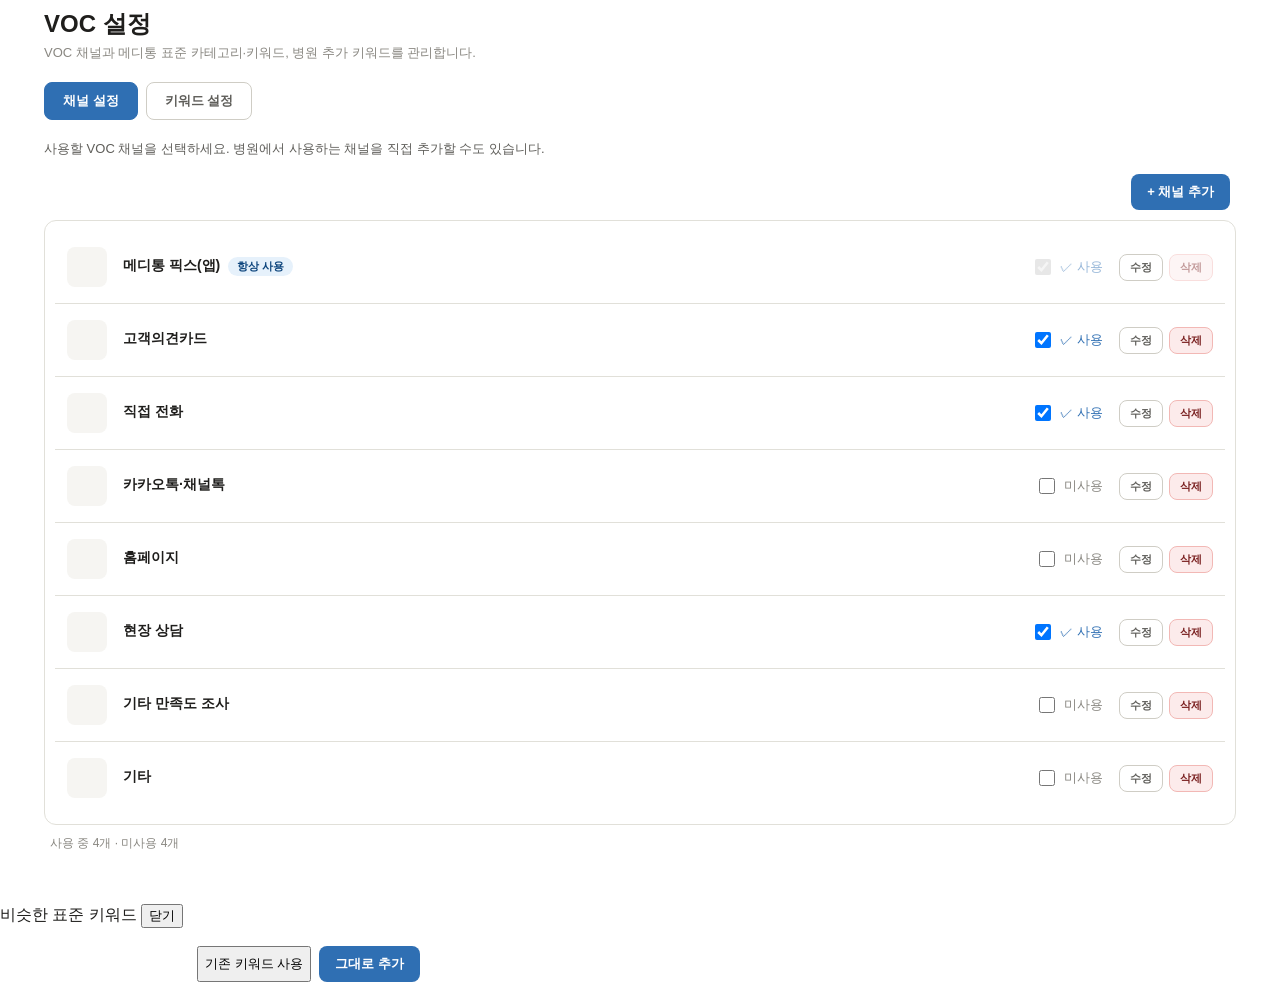
<file: voc-settings-mock.html>
<!DOCTYPE html>
<html lang="ko">
<head>
<meta charset="UTF-8">
<title>VOC 설정</title>
<style>
  :root {
    --surface-2: #ffffff;
    --surface-1: #f6f5f2;
    --surface-0: #f0f0ee;
    --text-primary: #1f1e1c;
    --text-secondary: #5f5e5a;
    --text-muted: #898781;
    --border: #e1e0d9;
    --border-strong: #cfcdc5;
    --bg-accent: #E6F1FB; --text-accent: #0C447C;
    --bg-danger: #FCEBEB; --text-danger: #791F1F;
    --fill-accent: #2f6fb3; --on-accent: #ffffff;
  }
  * { box-sizing: border-box; }
  body {
    margin: 0; background: transparent;
    font-family: -apple-system, BlinkMacSystemFont, "Apple SD Gothic Neo", "Malgun Gothic", sans-serif;
    color: var(--text-primary);
  }

  .page { max-width: 1200px; margin: 0 auto; padding: 8px 4px 40px; }
  .page-title { font-size: 24px; font-weight: 800; margin: 0 0 4px; }
  .page-sub { font-size: 13px; color: var(--text-muted); margin: 0 0 20px; }

  .top-tab-row { display: flex; gap: 8px; margin-bottom: 20px; }
  .top-tab {
    font-size: 13px; font-weight: 700; padding: 9px 18px; border-radius: 8px;
    border: 0.5px solid var(--border-strong); background: var(--surface-2); color: var(--text-secondary); cursor: pointer;
  }
  .top-tab.active { background: var(--fill-accent); color: var(--on-accent); border-color: var(--fill-accent); }

  /* 채널 설정 */
  .section-desc { font-size: 13px; color: var(--text-secondary); margin: 0 0 16px; }
  .channel-list { background: var(--surface-2); border: 0.5px solid var(--border); border-radius: 12px; padding: 10px; }
  .channel-add-row { display: flex; justify-content: flex-end; margin-bottom: 10px; padding: 0 6px; }
  .btn-primary {
    background: var(--fill-accent); color: var(--on-accent); border: none; border-radius: 8px;
    padding: 9px 16px; font-size: 13px; font-weight: 700; cursor: pointer;
  }
  .channel-row {
    display: flex; align-items: center; gap: 16px; padding: 16px 12px; border-top: 0.5px solid var(--border);
  }
  .channel-row:first-child { border-top: none; }
  .channel-icon { width: 40px; height: 40px; border-radius: 8px; background: var(--surface-1); flex-shrink: 0; }
  .channel-info { flex: 1; }
  .channel-name-row { display: flex; align-items: center; gap: 8px; margin-bottom: 2px; }
  .channel-name { font-size: 14px; font-weight: 700; }
  .always-badge { font-size: 11px; font-weight: 600; padding: 2px 9px; border-radius: 999px; background: var(--bg-accent); color: var(--text-accent); }
  .use-toggle { display: flex; align-items: center; gap: 6px; font-size: 13px; font-weight: 500; cursor: pointer; user-select: none; }
  .use-toggle input { width: 16px; height: 16px; }
  .use-toggle.disabled { opacity: 0.5; cursor: default; }
  .use-toggle .on { color: var(--fill-accent); }
  .use-toggle .off { color: var(--text-muted); }
  .channel-actions { display: inline-flex; align-items: center; gap: 6px; flex-shrink: 0; }
  .btn-row {
    font-size: 11px; font-weight: 600; padding: 5px 10px; border-radius: 8px;
    border: 0.5px solid var(--border-strong); background: var(--surface-2); color: var(--text-secondary); cursor: pointer;
  }
  .btn-row:hover { background: var(--surface-1); color: var(--text-primary); }
  .btn-row.danger { color: #791F1F; border-color: #F2B8B5; background: #FCEBEB; }
  .btn-row.danger:hover { background: #f8d7d7; }
  .btn-row:disabled { opacity: 0.45; cursor: default; }
  .channel-footer { font-size: 12px; color: var(--text-muted); margin-top: 10px; padding: 0 6px; }

  /* 키워드 설정 */
  .cat-tab-row { display: flex; gap: 4px; margin-bottom: 18px; border-bottom: 1px solid var(--border-strong); flex-wrap: wrap; }
  .cat-tab {
    font-size: 13px; padding: 9px 14px; color: var(--text-secondary); border-bottom: 2px solid transparent;
    cursor: pointer; white-space: nowrap; display: flex; align-items: center; gap: 5px;
  }
  .cat-tab.active { color: var(--text-primary); font-weight: 700; border-bottom-color: var(--text-primary); }
  .cat-tab .count { font-size: 11px; color: var(--text-muted); background: var(--surface-1); border-radius: 999px; padding: 1px 6px; }
  .cat-tab.active .count { color: var(--text-accent); background: var(--bg-accent); }

  .kw-head-row { display: flex; align-items: flex-start; justify-content: space-between; margin-bottom: 14px; }
  .kw-head-title { font-size: 17px; font-weight: 800; margin: 0 0 4px; }
  .kw-head-sub { font-size: 12px; color: var(--text-muted); margin: 0; }
  .kw-head-actions { display: flex; gap: 8px; }
  .kw-search {
    font-size: 13px; padding: 8px 12px; border-radius: 8px; border: 0.5px solid var(--border-strong);
    width: 220px; background: var(--surface-2);
  }

  .kw-section-label { font-size: 12px; font-weight: 700; color: var(--text-muted); margin: 4px 0 10px; }
  .kw-section-label .count {
    font-weight: 600; color: var(--text-accent); background: var(--bg-accent);
    border-radius: 999px; padding: 1px 8px; margin-left: 6px; font-size: 11px;
  }
  .kw-section-note {
    font-weight: 500; color: var(--text-muted); margin-left: 8px; font-size: 11px;
  }
  .kw-added-empty {
    grid-column: 1 / -1; color: var(--text-muted); font-size: 13px; padding: 16px 0; margin: 0;
  }
  .kw-card-actions {
    display: inline-flex; gap: 6px; flex-shrink: 0; margin-left: 8px;
  }
  .kw-card-actions .btn-row { flex-shrink: 0; }
  .kw-grid { display: grid; grid-template-columns: 1fr 1fr; gap: 10px; margin-bottom: 20px; }
  .kw-card {
    display: flex; align-items: center; gap: 12px; padding: 14px 16px; border-radius: 10px;
    border: 0.5px solid var(--border); background: var(--surface-2); cursor: pointer;
  }
  .kw-card.selected { background: var(--bg-accent); border-color: var(--fill-accent); }
  .kw-circle {
    width: 20px; height: 20px; border-radius: 999px; border: 1.5px solid var(--border-strong);
    flex-shrink: 0; display: flex; align-items: center; justify-content: center;
  }
  .kw-card.selected .kw-circle { border-color: var(--fill-accent); background: var(--fill-accent); }
  .kw-circle svg { display: none; width: 12px; height: 12px; }
  .kw-card.selected .kw-circle svg { display: block; }
  .kw-card-body { flex: 1; min-width: 0; }
  .kw-card-name { font-size: 14px; font-weight: 700; margin: 0 0 2px; }
  .kw-card-cat { font-size: 11px; color: var(--text-muted); }
  .kw-card-state { font-size: 12px; font-weight: 600; color: var(--text-muted); flex-shrink: 0; }
  .kw-card.selected .kw-card-state { color: var(--fill-accent); }
  .kw-card.hospital-added { border-style: dashed; }

  .add-kw-form {
    display: none; background: var(--surface-1); border-radius: 10px; padding: 14px 16px; margin-bottom: 16px;
  }
  .add-kw-form.open { display: block; }
  .add-kw-row { display: grid; grid-template-columns: 1fr 1fr 1fr auto; gap: 8px; align-items: end; }
  .add-kw-field label { display: block; font-size: 11px; color: var(--text-muted); margin-bottom: 4px; }
  .add-kw-field input { width: 100%; font-size: 12px; padding: 7px 10px; border-radius: 8px; border: 0.5px solid var(--border-strong); }
  @media (max-width: 860px) {
    .kw-grid { grid-template-columns: 1fr; }
    .kw-head-row { flex-direction: column; gap: 10px; }
    .kw-search { width: 100%; }
    .add-kw-row { grid-template-columns: 1fr; }
  }
</style>
</head>
<body>

<div class="page">
  <p class="page-title">VOC 설정</p>
  <p class="page-sub">VOC 채널과 메디통 표준 카테고리·키워드, 병원 추가 키워드를 관리합니다.</p>

  <div class="top-tab-row">
    <div class="top-tab active" data-ttab="channel" onclick="setTopTab('channel')">채널 설정</div>
    <div class="top-tab" data-ttab="keyword" onclick="setTopTab('keyword')">키워드 설정</div>
  </div>

  <!-- 채널 설정 -->
  <div id="pane-channel">
    <p class="section-desc">사용할 VOC 채널을 선택하세요. 병원에서 사용하는 채널을 직접 추가할 수도 있습니다.</p>
    <div class="channel-add-row"><button class="btn-primary" onclick="toggleAddChannelForm()">+ 채널 추가</button></div>
    <div class="add-kw-form" id="addChannelForm">
      <div class="add-kw-row" style="grid-template-columns:1fr auto">
        <div class="add-kw-field"><label id="channelFormLabel">채널명</label><input type="text" id="newChannelName" placeholder="예: 문자 상담"></div>
        <button class="btn-primary" id="channelFormSaveBtn" onclick="submitChannelForm()">저장</button>
      </div>
    </div>
    <div class="channel-list" id="channelList"></div>
    <p class="channel-footer" id="channelFooter"></p>
  </div>

  <!-- 키워드 설정 -->
  <div id="pane-keyword" style="display:none">
    <div class="cat-tab-row" id="catTabRow"></div>

    <div class="kw-head-row">
      <div>
        <p class="kw-head-title" id="kwHeadTitle"></p>
        <p class="kw-head-sub" id="kwHeadSub"></p>
      </div>
      <div class="kw-head-actions">
        <input type="text" class="kw-search" id="kwSearch" placeholder="키워드 검색" oninput="renderKeywordGrid()">
        <button class="btn-primary" onclick="toggleAddForm()">+ 키워드 추가</button>
      </div>
    </div>

    <div class="add-kw-form" id="addKwForm">
      <div class="add-kw-row">
        <div class="add-kw-field"><label id="kwFormNameLabel">키워드명</label><input type="text" id="newKwName" placeholder="예: 주차 안내"></div>
        <div class="add-kw-field"><label>좋아요 문구</label><input type="text" id="newKwPos" placeholder="예: 주차 안내가 친절했어요"></div>
        <div class="add-kw-field"><label>불편 문구</label><input type="text" id="newKwNeg" placeholder="예: 주차 안내가 부족했어요"></div>
        <button class="btn-primary" id="kwFormSaveBtn" onclick="submitHospitalKeywordForm()">저장</button>
      </div>
    </div>

    <p class="kw-section-label">추가된 키워드 <span class="count" id="addedKwCount">0</span></p>
    <div class="kw-grid" id="kwAddedGrid"></div>

    <p class="kw-section-label">메디통 기본 키워드<span class="kw-section-note">수정·삭제가 불가합니다</span></p>
    <div class="kw-grid" id="kwGrid"></div>
  </div>

</div>

<!-- 비슷한 표준 키워드 확인 -->
<div class="modal-overlay" id="similarKwOverlay">
  <div class="modal-card" style="max-width:420px">
    <div class="modal-head">
      <span class="modal-title">비슷한 표준 키워드</span>
      <button class="modal-close" type="button" onclick="closeSimilarKwModal()">닫기</button>
    </div>
    <p id="similarKwMessage" style="font-size:13px;line-height:1.65;color:var(--text-secondary);margin:0 0 18px"></p>
    <div style="display:flex;gap:8px;justify-content:flex-end;flex-wrap:wrap">
      <button type="button" class="upload-btn" onclick="useExistingStandardKeyword()">기존 키워드 사용</button>
      <button type="button" class="btn-primary" onclick="confirmAddDespiteSimilar()">그대로 추가</button>
    </div>
  </div>
</div>

<script>
var VOC_KEYWORD_DATA = {
  "진료/치료·검사관련": [
    ["의사 설명", "의사 설명이 충분했어요", "의사 설명이 부족했어요"],
    ["치료 결과", "치료 결과에 만족해요", "치료 결과가 기대에 못 미쳤어요"],
    ["진료 태도", "진료 태도가 친절했어요", "진료 태도가 불친절했어요"],
    ["검사 안내", "검사 안내가 명확했어요", "검사 안내가 부족했어요"],
    ["진료 과정 설명", "진료 과정을 이해하기 쉬웠어요", "진료 과정을 이해하기 어려웠어요"],
    ["치료 속도", "치료가 신속하게 진행됐어요", "치료 진행이 늦었어요"],
    ["전문성", "전문성이 높다고 느꼈어요", "전문성이 부족하다고 느꼈어요"],
    ["상담 시간", "상담 시간이 충분했어요", "상담 시간이 부족했어요"],
    ["수술 설명", "수술 설명이 자세했어요", "수술 설명이 부족했어요"],
    ["검사 결과 설명", "결과 설명이 이해하기 쉬웠어요", "결과 설명이 부족했어요"],
    ["진료 신뢰도", "진료에 신뢰가 갔어요", "진료에 신뢰가 가지 않았어요"],
    ["처방", "처방이 적절했어요", "처방에 아쉬움이 있었어요"],
    ["회진", "회진이 만족스러웠어요", "회진이 부족했어요"],
    ["진료 연계", "진료 연계가 원활했어요", "진료 연계가 불편했어요"],
    ["응급 대응", "응급 대응이 빨랐어요", "응급 대응이 늦었어요"],
    ["의료진 소통", "의료진과 소통이 잘됐어요", "의료진과 소통이 어려웠어요"],
    ["통증 관리", "통증 관리가 잘됐어요", "통증 관리가 부족했어요"],
    ["치료 계획", "치료 계획이 명확했어요", "치료 계획 설명이 부족했어요"],
    ["진료 정확성", "정확한 진료를 받았어요", "진료 결과에 불만이 있었어요"],
    ["의료진 배려", "배려를 많이 받았어요", "배려가 부족했어요"],
    ["퇴원 설명", "퇴원 설명이 충분했어요", "퇴원 설명이 부족했어요"],
    ["재활 치료", "재활 치료가 만족스러웠어요", "재활 치료가 아쉬웠어요"],
    ["검사 진행", "검사가 빨랐어요", "검사가 지연됐어요"],
    ["의사 응대", "의사 응대가 좋았어요", "의사 응대가 불만족스러웠어요"],
    ["치료 효과", "치료 효과가 좋았어요", "치료 효과가 미흡했어요"],
    ["전반적 진료", "전반적으로 만족해요", "전반적으로 불만족해요"],
    ["복약 안내", "약 설명이 충분했어요", "약 설명이 부족했어요"],
    ["간호 전문성", "간호 서비스가 전문적이었어요", "전문성이 부족했어요"],
    ["검사 준비 안내", "검사 준비 설명이 좋았어요", "설명이 부족했어요"],
    ["전반적 간호서비스", "간호 서비스가 만족스러웠어요", "간호 서비스가 불만족스러웠어요"],
    ["상처 처치", "상처 처치가 꼼꼼했어요", "상처 처치가 미흡했어요"],
    ["욕창/자세 관리", "자세 변경과 관리가 세심했어요", "욕창 관리가 소홀했어요"],
    ["위생 케어", "위생 관리를 잘 도와주셨어요", "위생 관리 도움이 부족했어요"],
    ["환자 안전", "안전하게 진료받았어요", "안전이 우려됐어요"],
    ["시설 보안", "시설 내 보안이 잘 유지됐어요", "보안이 취약하게 느껴졌어요"],
    ["낙상", "낙상 없이 안전하게 지냈어요", "낙상 사고가 있었어요"],
    ["투약 안전", "투약이 정확하고 안전했어요", "투약 오류가 있었어요"],
    ["오진/진단 위해", "정확한 진단으로 안심됐어요", "오진으로 피해를 입었어요"],
    ["시술/수술 안전", "시술·수술이 안전하게 진행됐어요", "시술·수술 중 사고가 있었어요"],
    ["검사 결과 정확성(안전)", "검사 결과가 정확했어요", "검사 결과 오류로 진료에 문제가 있었어요"],
    ["의료장비 안전", "장비가 안전하게 작동했어요", "장비 오작동으로 위험했어요"],
    ["호출벨 안전 대응", "위급 상황에 신속히 대응했어요", "호출에 응답이 없어 위험했어요"],
    ["처방 안전", "처방이 정확했어요", "처방 오류가 있었어요"],
    ["수혈 안전", "수혈이 안전하게 진행됐어요", "수혈 관련 오류가 있었어요"],
    ["이물질/잔류물", "시술 후 이상이 없었어요", "시술 후 이물질이 발견됐어요"],
    ["감염관리", "위생관리가 잘 됐어요", "위생관리가 부족했어요"],
    ["위생 상태", "위생 상태가 좋았어요", "위생 상태가 좋지 않았어요"],
    ["원내 감염", "감염 없이 안전하게 지냈어요", "원내 감염이 발생했어요"],
    ["소독/멸균 관리", "소독·멸균 관리가 철저했어요", "소독·멸균 관리가 미흡했어요"],
    ["격리 수칙 준수", "격리 수칙이 잘 지켜졌어요", "격리 수칙이 지켜지지 않았어요"],
    ["손 위생", "의료진이 손 위생을 잘 지켰어요", "손 위생이 지켜지지 않는 것 같았어요"],
    ["부작용 설명", "생길 수 있는 부작용을 미리 설명해 주셨어요", "부작용에 대한 설명이 없었어요"],
    ["통증 조절 노력", "통증을 줄이기 위해 적절히 조치해 주셨어요", "통증 조절을 위한 조치가 부족했어요"],
    ["퇴원 후 주의사항 안내", "퇴원 후 주의사항을 충분히 안내받았어요", "퇴원 후 주의사항 안내가 부족했어요"],
    ["부서 간 의사소통", "여러 부서가 소통하며 진료해 주셨어요", "부서 간 소통이 안 돼 같은 말을 반복해야 했어요"],
    ["환자 본인확인", "검사나 시술 전 본인확인을 철저히 했어요", "본인확인 절차 없이 진행됐어요"],
    ["안전한 병원 환경", "낙상 방지 등 안전 장치가 잘 되어 있었어요", "안전 장치가 부족해 위험하게 느껴졌어요"],
    ["검사 결과 안내 시점", "검사 결과를 적절한 시점에 안내받았어요", "검사 결과 안내가 너무 늦었어요"],
    ["약물 상호작용 설명", "복용 중인 약과의 상호작용을 설명해 주셨어요", "약물 상호작용에 대한 설명이 없었어요"],
    ["치료계획 공유", "전체 치료 계획을 미리 공유해 주셨어요", "치료 계획을 알 수 없어 불안했어요"],
    ["검사 전 금식 안내", "검사 전 주의사항을 충분히 안내받았어요", "검사 전 주의사항 안내가 부족했어요"],
    ["수술 후 경과 설명", "수술 후 경과를 잘 설명해 주셨어요", "수술 후 경과 설명이 부족했어요"],
  ],
  "비용관련": [
    ["보험 안내", "보험 안내가 도움이 됐어요", "보험 안내가 부족했어요"],
    ["진료비", "진료비가 합리적이었어요", "진료비가 과도하게 느껴졌어요"],
    ["청구 정확성", "청구 금액이 정확했어요", "청구 금액에 오류가 있었어요"],
    ["비급여 안내", "비급여 항목 설명이 충분했어요", "비급여 항목 설명이 부족했어요"],
    ["보상 처리", "보상 처리가 신속했어요", "보상 처리가 지연됐어요"],
    ["환불 처리", "환불이 신속하게 처리됐어요", "환불 처리가 지연됐어요"],
    ["결제 수단", "다양한 결제 수단을 선택할 수 있었어요", "원하는 결제 수단을 쓸 수 없었어요"],
    ["진료비 사전 안내", "진료비를 미리 안내받아 준비할 수 있었어요", "진료비 사전 안내가 없었어요"],
    ["진료비 예상 견적", "예상 비용을 미리 알 수 있었어요", "예상 비용 안내가 없어 당황했어요"],
    ["실손보험 연계", "실손보험 청구가 연계되어 편리했어요", "실손보험 연계가 되지 않아 불편했어요"],
    ["산정특례 안내", "산정특례 대상 여부를 안내받았어요", "산정특례 안내를 받지 못했어요"],
    ["의료급여 안내", "의료급여 관련 안내가 충분했어요", "의료급여 안내가 부족했어요"],
    ["진료비 감면 안내", "감면 제도를 안내받아 도움이 됐어요", "감면 제도를 몰라서 손해를 봤어요"],
    ["진료비 분할 납부", "분할 납부가 가능해 부담이 줄었어요", "분할 납부가 불가능해 부담스러웠어요"],
    ["진료비 영수증 발급", "영수증 발급이 빨랐어요", "영수증 발급이 늦었어요"],
    ["진료비 세부내역서", "세부내역서가 이해하기 쉬웠어요", "세부내역서 내용이 이해하기 어려웠어요"],
    ["중간정산 안내", "중간정산을 편리하게 진행했어요", "중간정산 절차가 번거로웠어요"],
    ["퇴원 정산 시간", "퇴원 정산이 빨리 끝났어요", "퇴원 정산 대기시간이 길었어요"],
    ["진료비 확인 절차", "진료비 확인이 쉬웠어요", "진료비 확인 절차가 복잡했어요"],
    ["진료비 이의신청", "이의신청 처리가 신속했어요", "이의신청 처리가 지연됐어요"],
    ["검사비 안내", "검사비를 미리 안내받았어요", "검사비 안내가 부족했어요"],
    ["수술비 안내", "수술비를 자세히 안내받았어요", "수술비 안내가 불충분했어요"],
    ["입원료 안내", "입원료를 명확히 안내받았어요", "입원료 안내가 불명확했어요"],
    ["상급병실료 안내", "상급병실료를 미리 안내받았어요", "상급병실료 안내 없이 청구됐어요"],
    ["선택진료비", "선택진료비에 대한 설명이 충분했어요", "선택진료비 설명이 부족했어요"],
    ["비급여 항목 사전 동의", "비급여 항목에 대해 사전 동의를 받았어요", "사전 동의 없이 비급여 항목이 청구됐어요"],
    ["추가 비용 발생 안내", "추가 비용 발생을 미리 안내받았어요", "추가 비용이 사전 안내 없이 발생했어요"],
    ["진료비 할인 제도", "할인 제도를 잘 안내받았어요", "할인 제도를 안내받지 못했어요"],
    ["자동차보험 연계", "자동차보험 처리가 원활했어요", "자동차보험 연계 처리가 지연됐어요"],
    ["산재보험 연계", "산재보험 처리가 매끄러웠어요", "산재보험 처리가 복잡했어요"],
    ["진료비 지원 제도 안내", "지원 제도를 안내받아 도움이 됐어요", "지원 제도를 몰라 놓쳤어요"],
    ["진료비 분쟁 조정", "진료비 분쟁이 잘 조정됐어요", "진료비 분쟁 조정이 미흡했어요"],
    ["진료비 이중 청구", "중복 청구 없이 정확했어요", "진료비가 이중으로 청구됐어요"],
    ["진료비 결제 오류", "결제 과정에 오류가 없었어요", "결제 과정에서 오류가 발생했어요"],
    ["카드 단말기 오류", "카드 결제가 원활했어요", "카드 단말기 오류로 결제가 지연됐어요"],
    ["진료비 환급 절차", "환급 절차가 빨랐어요", "환급 절차가 오래 걸렸어요"],
    ["진료비 소급 적용", "소급 적용이 정확했어요", "소급 적용 처리가 미흡했어요"],
    ["진료비 견적서 발급", "견적서 발급이 편리했어요", "견적서 발급을 받기 어려웠어요"],
    ["의료비 세액공제 안내", "세액공제 서류를 잘 챙겨주셨어요", "세액공제 서류 발급이 어려웠어요"],
    ["실비보험 서류 발급", "실비보험 서류 발급이 빨랐어요", "실비보험 서류 발급이 늦었어요"],
    ["진단서 발급 비용", "진단서 발급 비용이 합리적이었어요", "진단서 발급 비용이 부담스러웠어요"],
    ["진료비 감액 요청", "감액 요청이 잘 받아들여졌어요", "감액 요청이 받아들여지지 않았어요"],
    ["진료비 관련 상담", "진료비 상담이 친절했어요", "진료비 상담이 불친절했어요"],
    ["진료비 안내 데스크 응대", "안내 데스크 응대가 좋았어요", "안내 데스크 응대가 불친절했어요"],
    ["진료비 계산 오류", "진료비 계산이 정확했어요", "진료비 계산에 오류가 있었어요"],
    ["비급여 진료 동의서", "동의서 설명이 충분했어요", "동의서 설명 없이 서명을 요구받았어요"],
    ["응급실 진료비 안내", "응급실 진료비를 미리 안내받았어요", "응급실 진료비 안내가 없었어요"],
    ["건강검진 비용 안내", "건강검진 비용을 명확히 안내받았어요", "건강검진 비용 안내가 불명확했어요"],
    ["진료비 후불 결제", "후불 결제가 가능해 편리했어요", "후불 결제가 불가능해 불편했어요"],
    ["진료비 영수증 재발급", "영수증 재발급이 빨랐어요", "영수증 재발급이 번거로웠어요"],
  ],
  "시스템/절차관련": [
    ["대기시간", "대기시간이 적절했어요", "대기시간이 너무 길었어요"],
    ["진료 일정", "예약 시간에 맞춰 진료받았어요", "예약 시간보다 많이 지연됐어요"],
    ["재진 안내", "재진 안내가 충분했어요", "재진 안내가 부족했어요"],
    ["검사 대기", "검사 대기가 짧았어요", "검사 대기가 길었어요"],
    ["접수 절차", "접수가 편리했어요", "접수가 복잡했어요"],
    ["수납", "수납이 편리했어요", "수납이 불편했어요"],
    ["예약 변경", "예약 변경이 쉬웠어요", "예약 변경이 어려웠어요"],
    ["서류 발급", "서류 발급이 빨랐어요", "서류 발급이 늦었어요"],
    ["안내", "안내가 정확했어요", "안내가 부정확했어요"],
    ["전화 응대", "전화 연결이 잘됐어요", "전화 연결이 어려웠어요"],
    ["처리 속도", "업무 처리가 빨랐어요", "업무 처리가 늦었어요"],
    ["입원 안내", "입원 안내가 충분했어요", "입원 안내가 부족했어요"],
    ["퇴원 안내", "퇴원 안내가 충분했어요", "퇴원 안내가 부족했어요"],
    ["검사 일정 안내", "일정 안내가 정확했어요", "일정 안내가 부족했어요"],
    ["원무 응대", "원무 직원이 친절했어요", "원무 직원이 불친절했어요"],
    ["문의 응답", "문의 답변이 만족스러웠어요", "답변이 부족했어요"],
    ["민원 처리", "민원이 잘 처리됐어요", "민원 처리가 미흡했어요"],
    ["서류 안내", "서류 안내가 쉬웠어요", "서류 안내가 어려웠어요"],
    ["예약 안내", "예약 안내가 정확했어요", "예약 안내가 혼란스러웠어요"],
    ["병동 안내", "병동 안내가 친절했어요", "병동 안내가 부족했어요"],
    ["병실 배정", "병실 배정이 만족스러웠어요", "병실 배정이 불만족스러웠어요"],
    ["입원 절차", "입원 절차가 편리했어요", "입원 절차가 복잡했어요"],
    ["퇴원 절차", "퇴원 절차가 편리했어요", "퇴원 절차가 복잡했어요"],
    ["업무 정확성", "업무가 정확했어요", "업무 오류가 있었어요"],
    ["병원 정책", "병원 정책이 합리적이었어요", "병원 정책이 불편했어요"],
    ["시스템 이용", "시스템 이용이 편리했어요", "시스템 이용이 불편했어요"],
    ["앱 사용성", "앱 사용이 편리했어요", "앱 사용이 어려웠어요"],
    ["홈페이지", "홈페이지 이용이 편리했어요", "홈페이지 이용이 불편했어요"],
    ["정보 제공", "필요한 정보를 얻을 수 있었어요", "정보가 부족했어요"],
    ["AI 안내", "AI 안내가 유용했어요", "AI 안내가 도움이 되지 않았어요"],
    ["모바일 서비스", "모바일 서비스가 편리했어요", "모바일 서비스가 불편했어요"],
    ["알림 서비스", "알림이 도움이 됐어요", "알림이 부족했어요"],
    ["설문 참여", "설문 참여가 편리했어요", "설문 참여가 불편했어요"],
    ["VOC 접수", "의견 접수가 편리했어요", "의견 접수가 불편했어요"],
    ["진료 외 서비스", "부가 서비스가 좋았어요", "부가 서비스가 부족했어요"],
    ["오류 신고", "오류가 없었어요", "오류가 발생했어요"],
    ["정보 부족", "정보가 충분했어요", "정보가 부족했어요"],
    ["이용 불편", "이용이 편리했어요", "이용이 불편했어요"],
    ["시스템 오류", "시스템이 안정적이었어요", "시스템 오류가 발생했어요"],
    ["회진 시간 안내", "회진 시간 변경을 미리 안내받았어요", "회진 시간이 안내 없이 바뀌었어요"],
    ["온라인 예약 시스템", "온라인 예약이 간편했어요", "온라인 예약 시스템이 불편했어요"],
    ["모바일 접수", "모바일로 접수하니 편리했어요", "모바일 접수 과정이 복잡했어요"],
    ["대기순번 알림", "대기 순번을 문자로 알려줘서 편했어요", "대기 순번 알림이 오지 않았어요"],
    ["진료 예약 변경 절차", "예약 변경이 간단했어요", "예약 변경 절차가 복잡했어요"],
    ["온라인 결과 조회", "검사 결과를 온라인으로 바로 확인할 수 있었어요", "온라인 결과 조회가 어려웠어요"],
    ["전자문진표", "전자문진표 작성이 편리했어요", "전자문진표 작성이 불편했어요"],
    ["QR 접수", "QR코드로 접수가 빨랐어요", "QR 접수가 제대로 작동하지 않았어요"],
    ["자동 수납기 이용", "자동 수납기 이용이 편리했어요", "자동 수납기 이용이 불편했어요"],
    ["진료 대기 알림 문자", "대기 상황을 문자로 안내받았어요", "대기 상황 안내 문자가 오지 않았어요"],
    ["증명서 발급 절차", "증명서 발급이 빨랐어요", "증명서 발급 절차가 복잡했어요"],
  ],
  "인적응대관련": [
    ["간호사 응대", "간호사가 친절했어요", "간호사가 불친절했어요"],
    ["응답 속도", "요청에 빠르게 대응했어요", "대응이 늦었어요"],
    ["콜벨 응답", "호출 응답이 빨랐어요", "호출 응답이 늦었어요"],
    ["설명 이해도", "설명이 이해하기 쉬웠어요", "설명이 어려웠어요"],
    ["친절도", "친절하게 응대해 주셨어요", "불친절하게 느껴졌어요"],
    ["의사소통", "소통이 원활했어요", "소통이 어려웠어요"],
    ["설명", "설명이 이해하기 쉬웠어요", "설명이 부족했어요"],
    ["응대 태도", "응대 태도가 좋았어요", "응대 태도가 좋지 않았어요"],
    ["배려", "배려를 많이 받았어요", "배려가 부족했어요"],
    ["문제 해결", "문제 해결에 적극적이었어요", "문제 해결이 미흡했어요"],
    ["미소 응대", "밝게 응대해 주셨어요", "무표정하게 응대했어요"],
    ["전문성", "전문성이 느껴졌어요", "전문성이 부족했어요"],
    ["도움 제공", "도움이 많이 됐어요", "도움을 받기 어려웠어요"],
    ["신뢰감", "신뢰가 갔어요", "신뢰가 가지 않았어요"],
    ["공감", "공감해 주셨어요", "공감이 부족했어요"],
    ["경청", "이야기를 잘 들어주셨어요", "이야기를 잘 들어주지 않았어요"],
    ["보호자 배려", "보호자도 배려해 주셨어요", "보호자 배려가 부족했어요"],
    ["적극성", "적극적으로 도와주셨어요", "소극적으로 대응했어요"],
    ["서비스 마인드", "서비스 정신이 좋았어요", "서비스 정신이 부족했어요"],
    ["문의 응답", "답변이 빨랐어요", "답변이 늦었어요"],
    ["요청 반영", "요청을 잘 반영해 주셨어요", "요청 반영이 부족했어요"],
    ["책임감", "책임감 있게 대응했어요", "책임감이 부족했어요"],
    ["협조성", "협조적이었어요", "협조가 부족했어요"],
    ["존중", "존중받는 느낌이었어요", "존중받지 못한 느낌이었어요"],
    ["친근감", "친근하게 느껴졌어요", "거리감이 느껴졌어요"],
    ["환자 중심 서비스", "환자를 우선 배려했어요", "환자 중심이 아니었어요"],
    ["소통 만족도", "소통이 만족스러웠어요", "소통이 불만족스러웠어요"],
    ["불안 해소", "불안감이 줄었어요", "불안감이 해소되지 않았어요"],
    ["세심함", "세심하게 챙겨주셨어요", "세심함이 부족했어요"],
    ["설명력", "설명을 잘 해주셨어요", "설명이 이해되지 않았어요"],
    ["응대 일관성", "일관된 응대를 받았어요", "응대가 일관되지 않았어요"],
    ["해결 노력", "해결하려는 노력이 보였어요", "해결 노력이 부족했어요"],
    ["인사 태도", "인사가 친절했어요", "인사가 없거나 형식적이었어요"],
    ["전반적 서비스", "전반적으로 만족해요", "전반적으로 불만족해요"],
    ["직원 응대(전체)", "직원 응대가 좋았어요", "직원 응대가 불친절했어요"],
    ["보호자 응대", "보호자 응대가 좋았어요", "보호자 응대가 미흡했어요"],
    ["프라이버시", "프라이버시가 잘 보호됐어요", "프라이버시 보호가 부족했어요"],
    ["존중", "존중받는다는 느낌이 들었어요", "존중받지 못한다고 느꼈어요"],
    ["예의", "예의를 갖춰 대해 주셨어요", "예의 없이 대한다고 느꼈어요"],
    ["공평한 대우", "다른 환자와 차별 없이 대해 주셨어요", "다른 환자와 비교해 차별받는다고 느꼈어요"],
    ["불만 제기 용이성", "불편한 점을 편하게 말할 수 있었어요", "불만을 말하기 어려운 분위기였어요"],
    ["치료 결정 참여 기회", "치료 방법을 정할 때 제 의견도 물어봐 주셨어요", "치료 결정 과정에 참여할 기회가 없었어요"],
    ["신체노출 수치심 배려", "검사나 진단 시 노출에 신경 써 주셨어요", "신체 노출 시 배려가 부족해 수치스러웠어요"],
    ["정서적 위로", "질환에 대해 위로와 공감을 받았어요", "위로나 공감을 받지 못했어요"],
    ["도움 요구 처리", "도움이 필요할 때 바로 처리해 주셨어요", "도움을 요청해도 처리가 늦었어요"],
    ["이야기 경청 태도", "제 이야기를 주의 깊게 들어주셨어요", "이야기를 건성으로 듣는 느낌이었어요"],
    ["보호자 소통", "보호자에게도 충분히 설명해 주셨어요", "보호자에게는 설명이 부족했어요"],
    ["의사소통 배려", "눈높이에 맞춰 쉽게 설명해 주셨어요", "설명이 너무 어려워 이해하기 힘들었어요"],
    ["인격 존중", "환자를 한 사람으로 존중해 주셨어요", "환자를 인격적으로 존중받지 못한다고 느꼈어요"],
    ["면담 기회", "원할 때 담당 의료진과 이야기할 기회가 있었어요", "담당 의료진을 만나기 어려웠어요"],
  ],
  "서비스제공": [
    ["식사", "식사가 만족스러웠어요", "식사가 만족스럽지 않았어요"],
    ["침구 상태", "침구가 깨끗했어요", "침구 상태가 좋지 않았어요"],
    ["환의 상태", "환자복이 깨끗했어요", "환자복이 청결하지 않았어요"],
    ["배식 서비스", "식사가 제때 제공됐어요", "식사 제공이 지연됐어요"],
    ["세탁/린넨 교체", "린넨 교체가 잘 됐어요", "린넨 교체가 미흡했어요"],
    ["식단 선택권", "식단을 선택할 수 있어 좋았어요", "식단 선택권이 없었어요"],
    ["특별식 제공", "특별식이 잘 제공됐어요", "특별식 제공이 미흡했어요"],
    ["간식 제공", "간식이 적절히 제공됐어요", "간식 제공이 부족했어요"],
    ["환자용품 대여", "필요한 용품을 쉽게 대여할 수 있었어요", "환자용품 대여가 어려웠어요"],
    ["TV/멀티미디어 서비스", "TV 등 멀티미디어 이용이 편리했어요", "멀티미디어 서비스 이용이 불편했어요"],
    ["무료 와이파이", "와이파이 연결이 원활했어요", "와이파이 연결이 불안정했어요"],
    ["이미용 서비스", "이미용 서비스가 만족스러웠어요", "이미용 서비스가 불편했어요"],
    ["목욕 서비스", "목욕 서비스가 도움이 됐어요", "목욕 서비스 이용이 어려웠어요"],
    ["세면 도구 제공", "세면 도구가 잘 준비되어 있었어요", "세면 도구가 부족했어요"],
    ["개인물품 보관 서비스", "개인물품 보관이 안전했어요", "개인물품 보관이 불안했어요"],
    ["짐 보관 서비스", "짐 보관 서비스가 편리했어요", "짐 보관 서비스가 없어 불편했어요"],
    ["발렛파킹 서비스", "발렛파킹이 편리했어요", "발렛파킹 대기가 길었어요"],
    ["셔틀버스 서비스", "셔틀버스 이용이 편리했어요", "셔틀버스 배차 간격이 길었어요"],
    ["안내 데스크 서비스", "안내 데스크 응대가 친절했어요", "안내 데스크 응대가 불친절했어요"],
    ["도서/잡지 비치", "읽을거리가 잘 비치되어 있었어요", "읽을거리가 부족했어요"],
    ["종교 서비스", "종교 서비스를 이용할 수 있었어요", "종교 서비스가 부족했어요"],
    ["심리상담 서비스", "심리상담이 도움이 됐어요", "심리상담 서비스가 부족했어요"],
    ["통역 서비스", "통역 서비스가 도움이 됐어요", "통역 서비스가 부족했어요"],
    ["보호자 식사 서비스", "보호자 식사도 챙겨주셨어요", "보호자 식사 서비스가 없었어요"],
    ["보호자 침대/의자 제공", "보호자용 침대가 제공돼 편했어요", "보호자용 침대나 의자가 부족했어요"],
    ["병실 청소 서비스", "병실 청소가 자주 이루어졌어요", "병실 청소가 미흡했어요"],
    ["화장실 청소 주기", "화장실 청소가 깨끗하게 유지됐어요", "화장실 청소 주기가 길었어요"],
    ["수건 교체 서비스", "수건 교체가 제때 이루어졌어요", "수건 교체가 늦었어요"],
    ["정수기 관리", "정수기가 청결하게 관리됐어요", "정수기 관리가 미흡했어요"],
    ["커피/차 서비스", "커피나 차 서비스가 좋았어요", "커피/차 서비스가 없었어요"],
    ["매점 이용", "매점 이용이 편리했어요", "매점 운영시간이 불편했어요"],
    ["편의점 이용", "편의점 이용이 편리했어요", "편의점이 없어 불편했어요"],
    ["카페 이용", "카페 이용이 만족스러웠어요", "카페 이용이 불편했어요"],
    ["미용실 이용", "미용실 이용이 편리했어요", "미용실 운영시간이 짧았어요"],
    ["은행/ATM 서비스", "ATM 이용이 편리했어요", "ATM이 없어 불편했어요"],
    ["우편/택배 서비스", "우편/택배 서비스가 편리했어요", "우편/택배 서비스가 없었어요"],
    ["물품 배달 서비스", "필요한 물품을 배달받을 수 있었어요", "물품 배달 서비스가 없었어요"],
    ["병문안객 응대 서비스", "병문안객 응대가 친절했어요", "병문안객 응대가 불친절했어요"],
    ["예약 확인 문자 서비스", "예약 확인 문자를 받아 편했어요", "예약 확인 문자를 받지 못했어요"],
    ["휠체어 대여 서비스", "휠체어 대여가 편리했어요", "휠체어 대여가 어려웠어요"],
    ["유모차 대여", "유모차 대여가 가능해 편리했어요", "유모차 대여가 불가능했어요"],
    ["수유실 이용", "수유실이 잘 갖춰져 있었어요", "수유실이 부족했어요"],
    ["놀이방 서비스", "놀이방이 아이에게 도움이 됐어요", "놀이방 서비스가 부족했어요"],
    ["도서 대출 서비스", "도서 대출이 가능해 좋았어요", "도서 대출 서비스가 없었어요"],
    ["신문 배달", "신문이 매일 배달됐어요", "신문 배달이 되지 않았어요"],
    ["개인 냉장고 제공", "개인 냉장고가 제공돼 편했어요", "개인 냉장고가 없어 불편했어요"],
    ["사물함 이용", "사물함 이용이 편리했어요", "사물함이 부족했어요"],
    ["환자 이송 서비스", "이송 서비스가 신속했어요", "이송 서비스가 지연됐어요"],
    ["입원 준비물 안내", "입원 준비물을 잘 안내받았어요", "입원 준비물 안내가 부족했어요"],
    ["퇴원 수속 서비스", "퇴원 수속이 빨랐어요", "퇴원 수속이 오래 걸렸어요"],
  ],
  "환경관련": [
    ["병실 청결", "병실이 청결했어요", "병실이 청결하지 않았어요"],
    ["화장실 청결", "화장실이 깨끗했어요", "화장실이 불결했어요"],
    ["시설 환경", "시설이 쾌적했어요", "시설이 불편했어요"],
    ["편의시설", "편의시설 이용이 편리했어요", "편의시설 이용이 불편했어요"],
    ["주차", "주차가 편리했어요", "주차가 불편했어요"],
    ["위치 안내", "위치를 찾기 쉬웠어요", "위치를 찾기 어려웠어요"],
    ["병원 동선", "이동 동선이 편리했어요", "이동 동선이 복잡했어요"],
    ["소음", "조용해서 좋았어요", "소음이 심했어요"],
    ["공기 환경", "공기가 쾌적했어요", "공기가 답답했어요"],
    ["냉난방", "온도 조절이 적절했어요", "냉난방이 불편했어요"],
    ["샤워실", "샤워실이 깨끗했어요", "샤워실이 불편했어요"],
    ["병실 온도", "병실 온도가 적절했어요", "병실 온도가 불편했어요"],
    ["병실 조명", "조명이 적절했어요", "조명이 불편했어요"],
    ["엘리베이터", "이용이 편리했어요", "대기시간이 길었어요"],
    ["휴게공간", "휴게공간이 만족스러웠어요", "휴게공간이 부족했어요"],
    ["안내표지", "안내표지가 잘 되어 있었어요", "안내표지가 부족했어요"],
    ["장애인 시설", "이용이 편리했어요", "이용이 불편했어요"],
    ["정수기", "이용이 편리했어요", "이용이 불편했어요"],
    ["주차공간", "주차공간이 충분했어요", "주차공간이 부족했어요"],
    ["접근성", "병원 접근이 편리했어요", "병원 접근이 불편했어요"],
    ["대기공간", "대기공간이 쾌적했어요", "대기공간이 불편했어요"],
    ["시설 현대화", "시설이 현대적이었어요", "시설이 노후되었어요"],
    ["병동 환경", "병동 환경이 좋았어요", "병동 환경이 불편했어요"],
    ["전반적 환경", "전반적으로 만족해요", "전반적으로 불만족해요"],
    ["안전한 환경(낙상방지)", "낙상 방지 시설이 잘 되어 있었어요", "낙상 방지 시설이 부족했어요"],
    ["소화기 비치", "소화기가 잘 비치되어 있었어요", "소화기 위치를 찾기 어려웠어요"],
    ["비상벨 위치", "비상벨 위치가 눈에 잘 띄었어요", "비상벨을 찾기 어려웠어요"],
    ["야간 조명 밝기", "야간 조명이 적절했어요", "야간 조명이 너무 어두웠어요"],
    ["병실 습도", "병실 습도가 쾌적했어요", "병실 습도가 불쾌했어요"],
    ["환기 시스템", "환기가 잘 됐어요", "환기가 잘 안 돼 답답했어요"],
    ["창문 개폐", "창문 개폐가 편리했어요", "창문 개폐가 불편했어요"],
    ["침대 난간", "침대 난간이 안전했어요", "침대 난간이 불안정했어요"],
    ["미끄럼 방지 바닥", "바닥이 미끄럽지 않아 안전했어요", "바닥이 미끄러워 위험했어요"],
    ["손잡이 설치", "곳곳에 손잡이가 잘 설치되어 있었어요", "손잡이가 부족했어요"],
    ["계단 안전", "계단이 안전하게 관리됐어요", "계단이 위험하게 느껴졌어요"],
    ["복도 폭", "복도가 넓어 이동이 편했어요", "복도가 좁아 이동이 불편했어요"],
    ["병실 크기", "병실이 넓고 쾌적했어요", "병실이 좁게 느껴졌어요"],
    ["침대 간격", "침대 간격이 적절했어요", "침대 간격이 좁아 불편했어요"],
    ["사생활 보호 커튼", "커튼으로 사생활이 잘 보호됐어요", "사생활 보호 커튼이 부족했어요"],
    ["창밖 전망", "창밖 전망이 좋았어요", "창밖 전망이 답답했어요"],
    ["소음 차단", "소음이 잘 차단됐어요", "소음 차단이 잘 안 됐어요"],
    ["냄새 관리", "냄새 관리가 잘 되어 있었어요", "냄새가 심하게 났어요"],
    ["해충 관리", "해충 없이 깨끗했어요", "해충이 발견됐어요"],
    ["쓰레기통 관리", "쓰레기통이 깨끗하게 관리됐어요", "쓰레기통 관리가 미흡했어요"],
    ["환자 동선 표지", "이동 동선 표지가 명확했어요", "동선 표지가 헷갈렸어요"],
    ["층별 안내도", "층별 안내도가 이해하기 쉬웠어요", "층별 안내도가 부족했어요"],
    ["비상구 안내", "비상구 안내가 잘 되어 있었어요", "비상구 위치를 찾기 어려웠어요"],
    ["화재 대피 안내", "화재 대피 안내가 명확했어요", "화재 대피 안내가 부족했어요"],
    ["흡연구역 안내", "흡연구역 안내가 명확했어요", "흡연구역 안내가 부족했어요"],
    ["반려동물 동반 정책", "반려동물 관련 안내가 명확했어요", "반려동물 관련 안내가 부족했어요"],
  ],
  "기타문의": [
    ["병원 추천", "다른 사람에게 추천하고 싶어요", "추천하고 싶지 않아요"],
    ["재방문 의사", "다시 방문하고 싶어요", "다시 방문하고 싶지 않아요"],
    ["병원 이미지", "병원 이미지가 좋아졌어요", "병원 이미지가 좋지 않았어요"],
    ["브랜드 신뢰", "병원을 신뢰하게 되었어요", "신뢰가 떨어졌어요"],
    ["의료 서비스", "의료 서비스에 만족해요", "의료 서비스에 불만이 있어요"],
    ["개선 요청", "개선이 잘 반영됐어요", "개선이 필요해요"],
    ["기능 요청", "필요한 기능이 제공됐어요", "기능이 부족해요"],
    ["칭찬", "칭찬하고 싶어요", "아쉬움이 있었어요"],
    ["감사", "감사한 경험이었어요", "아쉬운 경험이었어요"],
    ["건의", "좋은 의견이 반영됐어요", "개선 의견이 있어요"],
    ["기타 의견", "좋은 경험이었어요", "개선이 필요해요"],
    ["전반적 만족도", "전반적으로 매우 만족해요", "전반적으로 불만족해요"],
    ["기타 불만", "특별한 불만이 없어요", "기타 불만 사항이 있어요"],
    ["설문조사 참여 경험", "설문조사 참여가 간편했어요", "설문조사 참여가 번거로웠어요"],
    ["이벤트 참여", "병원 이벤트에 만족스럽게 참여했어요", "이벤트 안내를 받지 못했어요"],
    ["병원 소식 안내", "병원 소식을 잘 안내받았어요", "병원 소식 안내가 부족했어요"],
    ["건강강좌 참여", "건강강좌가 유익했어요", "건강강좌 안내가 부족했어요"],
    ["진료과 정보 안내", "진료과 정보를 쉽게 찾을 수 있었어요", "진료과 정보를 찾기 어려웠어요"],
    ["의료진 프로필 안내", "의료진 정보를 잘 확인할 수 있었어요", "의료진 정보를 확인하기 어려웠어요"],
    ["병원 인증 현황", "병원 인증 현황이 신뢰감을 줬어요", "병원 인증 관련 정보가 부족했어요"],
    ["명의 찾기 서비스", "명의 찾기 서비스가 유용했어요", "명의 찾기 서비스가 불편했어요"],
    ["진료 후기 작성", "후기 작성이 간편했어요", "후기 작성 절차가 불편했어요"],
    ["병원 SNS 운영", "병원 SNS 소통이 활발했어요", "병원 SNS 운영이 미흡했어요"],
    ["뉴스레터 수신", "뉴스레터가 유용했어요", "뉴스레터 수신 설정이 불편했어요"],
    ["회원가입 절차", "회원가입이 간편했어요", "회원가입 절차가 복잡했어요"],
    ["개인정보 처리 방침", "개인정보 처리가 투명했어요", "개인정보 처리 방침이 불명확했어요"],
    ["마케팅 수신 동의", "마케팅 수신 설정이 편리했어요", "마케팅 수신 동의 절차가 불편했어요"],
    ["리뷰 신뢰도", "리뷰가 신뢰할 만했어요", "리뷰 신뢰도가 낮게 느껴졌어요"],
    ["검색 편의성", "원하는 정보를 쉽게 검색할 수 있었어요", "검색이 불편했어요"],
    ["병원 위치 안내", "병원 위치 안내가 명확했어요", "병원 위치를 찾기 어려웠어요"],
    ["대중교통 연계 안내", "대중교통 연계 안내가 도움이 됐어요", "대중교통 연계 안내가 부족했어요"],
    ["지역사회 연계 서비스", "지역사회 연계 서비스가 유용했어요", "지역사회 연계 서비스가 부족했어요"],
    ["자원봉사 프로그램", "자원봉사 프로그램이 인상적이었어요", "자원봉사 프로그램 안내가 부족했어요"],
    ["건강검진 패키지 안내", "검진 패키지 안내가 명확했어요", "검진 패키지 안내가 불충분했어요"],
    ["예방접종 안내", "예방접종 안내가 충분했어요", "예방접종 안내가 부족했어요"],
    ["응급실 이용 경험", "응급실 이용이 신속했어요", "응급실 대기가 길었어요"],
    ["야간진료 안내", "야간진료 안내가 명확했어요", "야간진료 안내가 부족했어요"],
    ["공휴일 진료 안내", "공휴일 진료 안내가 명확했어요", "공휴일 진료 여부를 알기 어려웠어요"],
    ["재진 예약 편의성", "재진 예약이 편리했어요", "재진 예약이 불편했어요"],
    ["진료과 변경 절차", "진료과 변경이 수월했어요", "진료과 변경 절차가 복잡했어요"],
    ["타 병원 연계", "타 병원 연계가 원활했어요", "타 병원 연계가 미흡했어요"],
    ["진료의뢰서 발급", "진료의뢰서 발급이 빨랐어요", "진료의뢰서 발급이 늦었어요"],
    ["소개장 발급", "소개장 발급이 신속했어요", "소개장 발급이 지연됐어요"],
    ["진료기록 사본 발급", "진료기록 사본 발급이 편리했어요", "진료기록 사본 발급이 번거로웠어요"],
    ["개인정보 열람 요청", "개인정보 열람 요청이 신속히 처리됐어요", "개인정보 열람 요청 처리가 지연됐어요"],
    ["불만 처리 결과 안내", "불만 처리 결과를 안내받았어요", "불만 처리 결과를 알 수 없었어요"],
    ["고객센터 연결", "고객센터 연결이 빨랐어요", "고객센터 연결이 오래 걸렸어요"],
    ["챗봇 상담 품질", "챗봇 상담이 유용했어요", "챗봇 상담이 도움이 되지 않았어요"],
    ["콜센터 응대", "콜센터 응대가 친절했어요", "콜센터 응대가 불친절했어요"],
    ["전반적 신뢰도", "병원에 대한 전반적 신뢰가 높아졌어요", "병원에 대한 신뢰가 낮아졌어요"],
  ],
};
</script>
<script>
/* ---------- 채널 설정 (pix_voc_channels_v1) ---------- */
var CHANNEL_STORAGE_KEY = "pix_voc_channels_v1";
var CHANNELS_EVENT = "pix:voc-channels-updated";
var DEFAULT_CHANNELS = [
  { id: "app", name: "메디통 픽스(앱)", desc: "앱 내 VOC는 자동 등록·자동 분석되어 통계에 반영됩니다.", icon: "Smartphone", on: true, locked: true, custom: false },
  { id: "card", name: "고객의견카드", desc: "종이로 접수된 의견을 담당자가 직접 입력합니다.", icon: "NotebookText", on: true, locked: false, custom: false },
  { id: "phone", name: "직접 전화", desc: "전화로 접수된 내용을 담당자가 직접 입력합니다.", icon: "Phone", on: true, locked: false, custom: false },
  { id: "kakao", name: "카카오톡·채널톡", desc: "메신저 상담 내용을 담당자가 직접 입력합니다.", icon: "MessageCircle", on: false, locked: false, custom: false },
  { id: "web", name: "홈페이지", desc: "홈페이지 게시판 접수 내용을 담당자가 직접 입력합니다.", icon: "Globe", on: false, locked: false, custom: false },
  { id: "visit", name: "현장 상담", desc: "대면 상담 내용을 담당자가 직접 입력합니다.", icon: "Users", on: true, locked: false, custom: false },
  { id: "survey", name: "기타 만족도 조사", desc: "별도 만족도 조사 결과를 담당자가 직접 입력합니다.", icon: "ClipboardList", on: false, locked: false, custom: false },
  { id: "etc", name: "기타", desc: "위 채널에 해당하지 않는 접수 내용을 직접 입력합니다.", icon: "MoreHorizontal", on: false, locked: false, custom: false }
];
var channels = loadChannels();

function loadChannels() {
  try {
    var raw = localStorage.getItem(CHANNEL_STORAGE_KEY);
    if (!raw) return DEFAULT_CHANNELS.slice();
    var parsed = JSON.parse(raw);
    return Array.isArray(parsed) && parsed.length ? parsed : DEFAULT_CHANNELS.slice();
  } catch (e) {
    return DEFAULT_CHANNELS.slice();
  }
}

function saveChannels() {
  try { localStorage.setItem(CHANNEL_STORAGE_KEY, JSON.stringify(channels)); } catch (e) {}
  try {
    window.dispatchEvent(new CustomEvent(CHANNELS_EVENT, { detail: channels }));
    if (window.parent && window.parent !== window) {
      window.parent.dispatchEvent(new CustomEvent(CHANNELS_EVENT, { detail: channels }));
    }
  } catch (e) {}
}

function toggleChannel(i) {
  if (channels[i].locked) return;
  channels[i].on = !channels[i].on;
  saveChannels();
  renderChannels();
}

var editingChannelIndex = null;

function renderChannels() {
  document.getElementById("channelList").innerHTML = channels.map(function (c, i) {
    var toggleCls = c.locked ? "use-toggle disabled" : "use-toggle";
    var label = c.on ? '<span class="on">✓ 사용</span>' : '<span class="off">미사용</span>';
    var badge = c.locked ? '<span class="always-badge">항상 사용</span>' : (c.custom ? '<span class="always-badge">병원 추가</span>' : "");
    var deleteDisabled = c.locked ? " disabled" : "";
    return '<div class="channel-row">' +
      '<div class="channel-icon"></div>' +
      '<div class="channel-info">' +
      '<div class="channel-name-row"><span class="channel-name">' + c.name + '</span>' + badge + '</div>' +
      '</div>' +
      '<label class="' + toggleCls + '" onclick="toggleChannel(' + i + ')">' +
      '<input type="checkbox" ' + (c.on ? "checked" : "") + (c.locked ? " disabled" : "") + ' onclick="event.preventDefault()">' +
      label +
      '</label>' +
      '<div class="channel-actions">' +
      '<button type="button" class="btn-row" onclick="event.stopPropagation(); editChannel(' + i + ')">수정</button>' +
      '<button type="button" class="btn-row danger" onclick="event.stopPropagation(); deleteChannel(' + i + ')"' + deleteDisabled + '>삭제</button>' +
      '</div>' +
      '</div>';
  }).join("");

  var used = channels.filter(function (c) { return c.on; }).length;
  document.getElementById("channelFooter").textContent = "사용 중 " + used + "개 · 미사용 " + (channels.length - used) + "개";
}

function resetChannelForm() {
  editingChannelIndex = null;
  document.getElementById("newChannelName").value = "";
  document.getElementById("channelFormLabel").textContent = "채널명";
  document.getElementById("channelFormSaveBtn").textContent = "저장";
}

function toggleAddChannelForm() {
  var form = document.getElementById("addChannelForm");
  var willOpen = !form.classList.contains("open");
  if (willOpen) resetChannelForm();
  form.classList.toggle("open", willOpen);
}

function editChannel(i) {
  var c = channels[i];
  if (!c) return;
  editingChannelIndex = i;
  document.getElementById("newChannelName").value = c.name;
  document.getElementById("channelFormLabel").textContent = "채널명 수정";
  document.getElementById("channelFormSaveBtn").textContent = "수정 저장";
  document.getElementById("addChannelForm").classList.add("open");
  document.getElementById("newChannelName").focus();
}

function deleteChannel(i) {
  var c = channels[i];
  if (!c) return;
  if (c.locked) {
    alert("항상 사용 채널은 삭제할 수 없습니다.");
    return;
  }
  if (!confirm("'" + c.name + "' 채널을 삭제할까요?")) return;
  channels.splice(i, 1);
  if (editingChannelIndex === i) resetChannelForm();
  else if (editingChannelIndex != null && editingChannelIndex > i) editingChannelIndex -= 1;
  saveChannels();
  renderChannels();
}

function submitChannelForm() {
  var name = document.getElementById("newChannelName").value.trim();
  if (!name) { alert("채널명을 입력해 주세요."); return; }
  if (editingChannelIndex != null) {
    channels[editingChannelIndex].name = name;
    document.getElementById("addChannelForm").classList.remove("open");
    resetChannelForm();
    saveChannels();
    renderChannels();
    return;
  }
  channels.push({
    id: "custom_" + Date.now(),
    name: name,
    desc: "병원에서 직접 추가한 채널입니다.",
    icon: "Flag",
    on: true,
    locked: false,
    custom: true
  });
  document.getElementById("addChannelForm").classList.remove("open");
  resetChannelForm();
  saveChannels();
  renderChannels();
}

function addChannel() {
  submitChannelForm();
}

/* ---------- 상단 탭 ---------- */
function setTopTab(t) {
  document.querySelectorAll(".top-tab").forEach(function (el) { el.classList.toggle("active", el.dataset.ttab === t); });
  document.getElementById("pane-channel").style.display = t === "channel" ? "block" : "none";
  document.getElementById("pane-keyword").style.display = t === "keyword" ? "block" : "none";
}

/* ---------- 키워드 설정 ---------- */
var KW_SELECTED_KEY = "pix_voc_kw_selected_v1";
var KW_HOSPITAL_KEY = "pix_voc_kw_hospital_v1";
var catOrder = Object.keys(VOC_KEYWORD_DATA);
var currentCat = catOrder[0];
var selectedKw = {};
var hospitalKw = {};
catOrder.forEach(function (c) { hospitalKw[c] = []; });
try {
  var selRaw = localStorage.getItem(KW_SELECTED_KEY);
  if (selRaw) selectedKw = JSON.parse(selRaw) || {};
} catch (e) {}
try {
  var hospRaw = localStorage.getItem(KW_HOSPITAL_KEY);
  if (hospRaw) {
    var hospParsed = JSON.parse(hospRaw);
    if (hospParsed && typeof hospParsed === "object") hospitalKw = Object.assign(hospitalKw, hospParsed);
  }
} catch (e) {}

(function migrateCategoryNames() {
  var oldKey = "서비스제공(호텔리티)관련";
  var newKey = "서비스제공";
  if (hospitalKw[oldKey]) {
    hospitalKw[newKey] = (hospitalKw[newKey] || []).concat(hospitalKw[oldKey]);
    delete hospitalKw[oldKey];
  }
  Object.keys(selectedKw).forEach(function (key) {
    if (key.indexOf(oldKey + "||") === 0) {
      selectedKw[newKey + "||" + key.slice(oldKey.length + 2)] = selectedKw[key];
      delete selectedKw[key];
    }
  });
  if (currentCat === oldKey) currentCat = newKey;
})();

function persistKeywordState() {
  try { localStorage.setItem(KW_SELECTED_KEY, JSON.stringify(selectedKw)); } catch (e) {}
  try { localStorage.setItem(KW_HOSPITAL_KEY, JSON.stringify(hospitalKw)); } catch (e) {}
}

function allKeywordsOf(cat) {
  return VOC_KEYWORD_DATA[cat].concat(hospitalKw[cat].map(function (k) { return k.concat([true]); }));
}

function renderCatTabs() {
  document.getElementById("catTabRow").innerHTML = catOrder.map(function (c) {
    var total = VOC_KEYWORD_DATA[c].length + hospitalKw[c].length;
    var isActive = c === currentCat;
    return '<div class="cat-tab' + (isActive ? " active" : "") + '" onclick="setCat(\'' + c + '\')">' + c + ' <span class="count">' + total + '</span></div>';
  }).join("");
}

function setCat(c) {
  currentCat = c;
  document.getElementById("kwSearch").value = "";
  renderCatTabs();
  renderKeywordGrid();
}

function toggleKw(cat, name) {
  var key = cat + "||" + name;
  selectedKw[key] = !selectedKw[key];
  persistKeywordState();
  renderKeywordGrid();
}

var editingHospitalKwIndex = null;

function resetHospitalKwForm() {
  editingHospitalKwIndex = null;
  document.getElementById("newKwName").value = "";
  document.getElementById("newKwPos").value = "";
  document.getElementById("newKwNeg").value = "";
  document.getElementById("kwFormNameLabel").textContent = "키워드명";
  document.getElementById("kwFormSaveBtn").textContent = "저장";
}

function toggleAddForm() {
  var form = document.getElementById("addKwForm");
  var willOpen = !form.classList.contains("open");
  if (willOpen) resetHospitalKwForm();
  form.classList.toggle("open", willOpen);
}

function editHospitalKeyword(index) {
  var list = hospitalKw[currentCat] || [];
  var k = list[index];
  if (!k) return;
  editingHospitalKwIndex = index;
  document.getElementById("newKwName").value = k[0] || "";
  document.getElementById("newKwPos").value = k[1] || "";
  document.getElementById("newKwNeg").value = k[2] || "";
  document.getElementById("kwFormNameLabel").textContent = "키워드명 수정";
  document.getElementById("kwFormSaveBtn").textContent = "수정 저장";
  document.getElementById("addKwForm").classList.add("open");
  document.getElementById("newKwName").focus();
}

function deleteHospitalKeyword(index) {
  var list = hospitalKw[currentCat] || [];
  var k = list[index];
  if (!k) return;
  if (!confirm("'" + k[0] + "' 키워드를 삭제할까요?")) return;
  var oldKey = currentCat + "||" + k[0];
  list.splice(index, 1);
  hospitalKw[currentCat] = list;
  delete selectedKw[oldKey];
  if (editingHospitalKwIndex === index) {
    document.getElementById("addKwForm").classList.remove("open");
    resetHospitalKwForm();
  } else if (editingHospitalKwIndex != null && editingHospitalKwIndex > index) {
    editingHospitalKwIndex -= 1;
  }
  persistKeywordState();
  renderCatTabs();
  renderKeywordGrid();
}

function normalizeKeywordText(value) {
  return String(value || "").replace(/\s+/g, "").toLowerCase();
}

function levenshteinDistance(a, b) {
  if (a === b) return 0;
  if (!a.length) return b.length;
  if (!b.length) return a.length;
  var row = [];
  for (var i = 0; i <= b.length; i++) row[i] = i;
  for (var i = 1; i <= a.length; i++) {
    var prev = i;
    for (var j = 1; j <= b.length; j++) {
      var val = row[j];
      row[j] = a[i - 1] === b[j - 1] ? prev : Math.min(prev + 1, row[j] + 1, row[j - 1] + 1);
      prev = val;
    }
  }
  return row[b.length];
}

function keywordSimilarity(a, b) {
  var na = normalizeKeywordText(a);
  var nb = normalizeKeywordText(b);
  if (!na || !nb) return 0;
  if (na === nb) return 1;
  if (na.includes(nb) || nb.includes(na)) {
    var shorter = Math.min(na.length, nb.length);
    var longer = Math.max(na.length, nb.length);
    if (shorter >= 2) return shorter / longer;
  }
  var dist = levenshteinDistance(na, nb);
  var maxLen = Math.max(na.length, nb.length);
  return maxLen ? 1 - dist / maxLen : 0;
}

function findSimilarStandardKeyword(input, standardNames) {
  if (!input || !standardNames || !standardNames.length) return null;
  var normInput = normalizeKeywordText(input);
  var best = null;
  var bestScore = 0;
  standardNames.forEach(function (name) {
    if (normalizeKeywordText(name) === normInput) return;
    var score = keywordSimilarity(input, name);
    if (score > bestScore) {
      bestScore = score;
      best = name;
    }
  });
  return bestScore >= 0.55 ? best : null;
}

var pendingSimilarMatch = null;

function closeSimilarKwModal() {
  pendingSimilarMatch = null;
  document.getElementById("similarKwOverlay").style.display = "none";
}

function openSimilarKwModal(matchName) {
  pendingSimilarMatch = matchName;
  document.getElementById("similarKwMessage").textContent =
    "표준 키워드 중 '" + matchName + "'과(와) 비슷해 보입니다. 기존 키워드를 사용하시겠어요, 아니면 새 키워드로 그대로 추가하시겠어요?";
  document.getElementById("similarKwOverlay").style.display = "flex";
}

function useExistingStandardKeyword() {
  if (pendingSimilarMatch) {
    selectedKw[currentCat + "||" + pendingSimilarMatch] = true;
    persistKeywordState();
    renderKeywordGrid();
  }
  document.getElementById("addKwForm").classList.remove("open");
  resetHospitalKwForm();
  closeSimilarKwModal();
}

function confirmAddDespiteSimilar() {
  closeSimilarKwModal();
  addHospitalKeyword(true);
}

function submitHospitalKeywordForm() {
  if (editingHospitalKwIndex != null) {
    saveEditedHospitalKeyword();
    return;
  }
  addHospitalKeyword(false);
}

function saveEditedHospitalKeyword() {
  var list = hospitalKw[currentCat] || [];
  var idx = editingHospitalKwIndex;
  var prev = list[idx];
  if (!prev) return;
  var name = document.getElementById("newKwName").value.trim();
  var pos = document.getElementById("newKwPos").value.trim();
  var neg = document.getElementById("newKwNeg").value.trim();
  if (!name || !pos || !neg) { alert("키워드명, 좋아요 문구, 불편 문구를 모두 입력해 주세요."); return; }
  var baseNames = (VOC_KEYWORD_DATA[currentCat] || []).map(function (k) { return k[0]; });
  var exactMatch = baseNames.find(function (item) { return normalizeKeywordText(item) === normalizeKeywordText(name); });
  if (exactMatch) {
    alert("메디통 기본 키워드와 동일한 이름은 사용할 수 없습니다.");
    return;
  }
  var dupHospital = list.some(function (k, i) {
    return i !== idx && normalizeKeywordText(k[0]) === normalizeKeywordText(name);
  });
  if (dupHospital) { alert("이미 추가한 병원 키워드입니다."); return; }
  var oldKey = currentCat + "||" + prev[0];
  var wasSelected = !!selectedKw[oldKey];
  list[idx] = [name, pos, neg];
  hospitalKw[currentCat] = list;
  delete selectedKw[oldKey];
  if (wasSelected) selectedKw[currentCat + "||" + name] = true;
  document.getElementById("addKwForm").classList.remove("open");
  resetHospitalKwForm();
  persistKeywordState();
  renderCatTabs();
  renderKeywordGrid();
}

function addHospitalKeyword(skipSimilarCheck) {
  if (!hospitalKw[currentCat]) hospitalKw[currentCat] = [];
  var name = document.getElementById("newKwName").value.trim();
  var pos = document.getElementById("newKwPos").value.trim();
  var neg = document.getElementById("newKwNeg").value.trim();
  if (!name || !pos || !neg) { alert("키워드명, 좋아요 문구, 불편 문구를 모두 입력해 주세요."); return; }
  var baseNames = (VOC_KEYWORD_DATA[currentCat] || []).map(function (k) { return k[0]; });
  var exactMatch = baseNames.find(function (item) { return normalizeKeywordText(item) === normalizeKeywordText(name); });
  if (exactMatch) {
    openSimilarKwModal(exactMatch);
    return;
  }
  var dupHospital = hospitalKw[currentCat].some(function (k) { return normalizeKeywordText(k[0]) === normalizeKeywordText(name); });
  if (dupHospital) { alert("이미 추가한 병원 키워드입니다."); return; }
  if (!skipSimilarCheck) {
    var similar = findSimilarStandardKeyword(name, baseNames);
    if (similar) {
      openSimilarKwModal(similar);
      return;
    }
  }
  hospitalKw[currentCat].push([name, pos, neg]);
  selectedKw[currentCat + "||" + name] = true;
  document.getElementById("addKwForm").classList.remove("open");
  resetHospitalKwForm();
  persistKeywordState();
  renderCatTabs();
  renderKeywordGrid();
}

function renderKeywordGrid() {
  if (!hospitalKw[currentCat]) hospitalKw[currentCat] = [];
  var q = document.getElementById("kwSearch").value.trim().toLowerCase();
  var base = VOC_KEYWORD_DATA[currentCat] || [];
  var added = hospitalKw[currentCat] || [];
  var selectedCount = base.concat(added).filter(function (k) { return selectedKw[currentCat + "||" + k[0]]; }).length;

  document.getElementById("kwHeadTitle").textContent = currentCat;
  document.getElementById("kwHeadSub").textContent =
    "기본 " + base.length + "개 · 선택 " + selectedCount + "개 · 병원 추가 " + added.length + "개";
  document.getElementById("addedKwCount").textContent = String(added.length);

  function escapeAttr(name) {
    return String(name).replace(/\\/g, "\\\\").replace(/'/g, "\\'");
  }

  function baseCardHtml(k) {
    if (q && k[0].toLowerCase().indexOf(q) === -1) return "";
    var key = currentCat + "||" + k[0];
    var isSel = !!selectedKw[key];
    return '<div class="kw-card' + (isSel ? " selected" : "") + '" onclick="toggleKw(\'' + currentCat + '\',\'' + escapeAttr(k[0]) + '\')">' +
      '<span class="kw-circle"><svg viewBox="0 0 24 24" fill="none"><path d="M5 13l4 4L19 7" stroke="white" stroke-width="3" stroke-linecap="round" stroke-linejoin="round"/></svg></span>' +
      '<div class="kw-card-body"><p class="kw-card-name">' + k[0] + '</p><p class="kw-card-cat">' + currentCat + '</p></div>' +
      '<span class="kw-card-state">' + (isSel ? "선택됨" : "선택") + '</span>' +
      '</div>';
  }

  function addedCardHtml(k, index) {
    if (q && k[0].toLowerCase().indexOf(q) === -1) return "";
    var key = currentCat + "||" + k[0];
    var isSel = !!selectedKw[key];
    return '<div class="kw-card hospital-added' + (isSel ? " selected" : "") + '">' +
      '<span class="kw-circle" onclick="toggleKw(\'' + currentCat + '\',\'' + escapeAttr(k[0]) + '\')"><svg viewBox="0 0 24 24" fill="none"><path d="M5 13l4 4L19 7" stroke="white" stroke-width="3" stroke-linecap="round" stroke-linejoin="round"/></svg></span>' +
      '<div class="kw-card-body" onclick="toggleKw(\'' + currentCat + '\',\'' + escapeAttr(k[0]) + '\')"><p class="kw-card-name">' + k[0] + '</p><p class="kw-card-cat">' + currentCat + ' · 병원 추가</p></div>' +
      '<span class="kw-card-state" onclick="toggleKw(\'' + currentCat + '\',\'' + escapeAttr(k[0]) + '\')">' + (isSel ? "선택됨" : "선택") + '</span>' +
      '<div class="kw-card-actions">' +
      '<button type="button" class="btn-row" onclick="event.stopPropagation(); editHospitalKeyword(' + index + ')">수정</button>' +
      '<button type="button" class="btn-row danger" onclick="event.stopPropagation(); deleteHospitalKeyword(' + index + ')">삭제</button>' +
      '</div>' +
      '</div>';
  }

  var addedHtml = added.map(function (k, i) { return addedCardHtml(k, i); }).join("");
  document.getElementById("kwAddedGrid").innerHTML =
    addedHtml || '<p class="kw-added-empty">추가된 키워드가 없습니다. [+ 키워드 추가]로 등록해 주세요.</p>';

  var baseHtml = base.map(function (k) { return baseCardHtml(k); }).join("");
  document.getElementById("kwGrid").innerHTML =
    baseHtml || '<p style="grid-column:1/-1;color:var(--text-muted);font-size:13px;padding:20px 0">검색 결과가 없습니다.</p>';
}

renderChannels();
renderCatTabs();
renderKeywordGrid();
</script>
</body>
</html>
</file>
